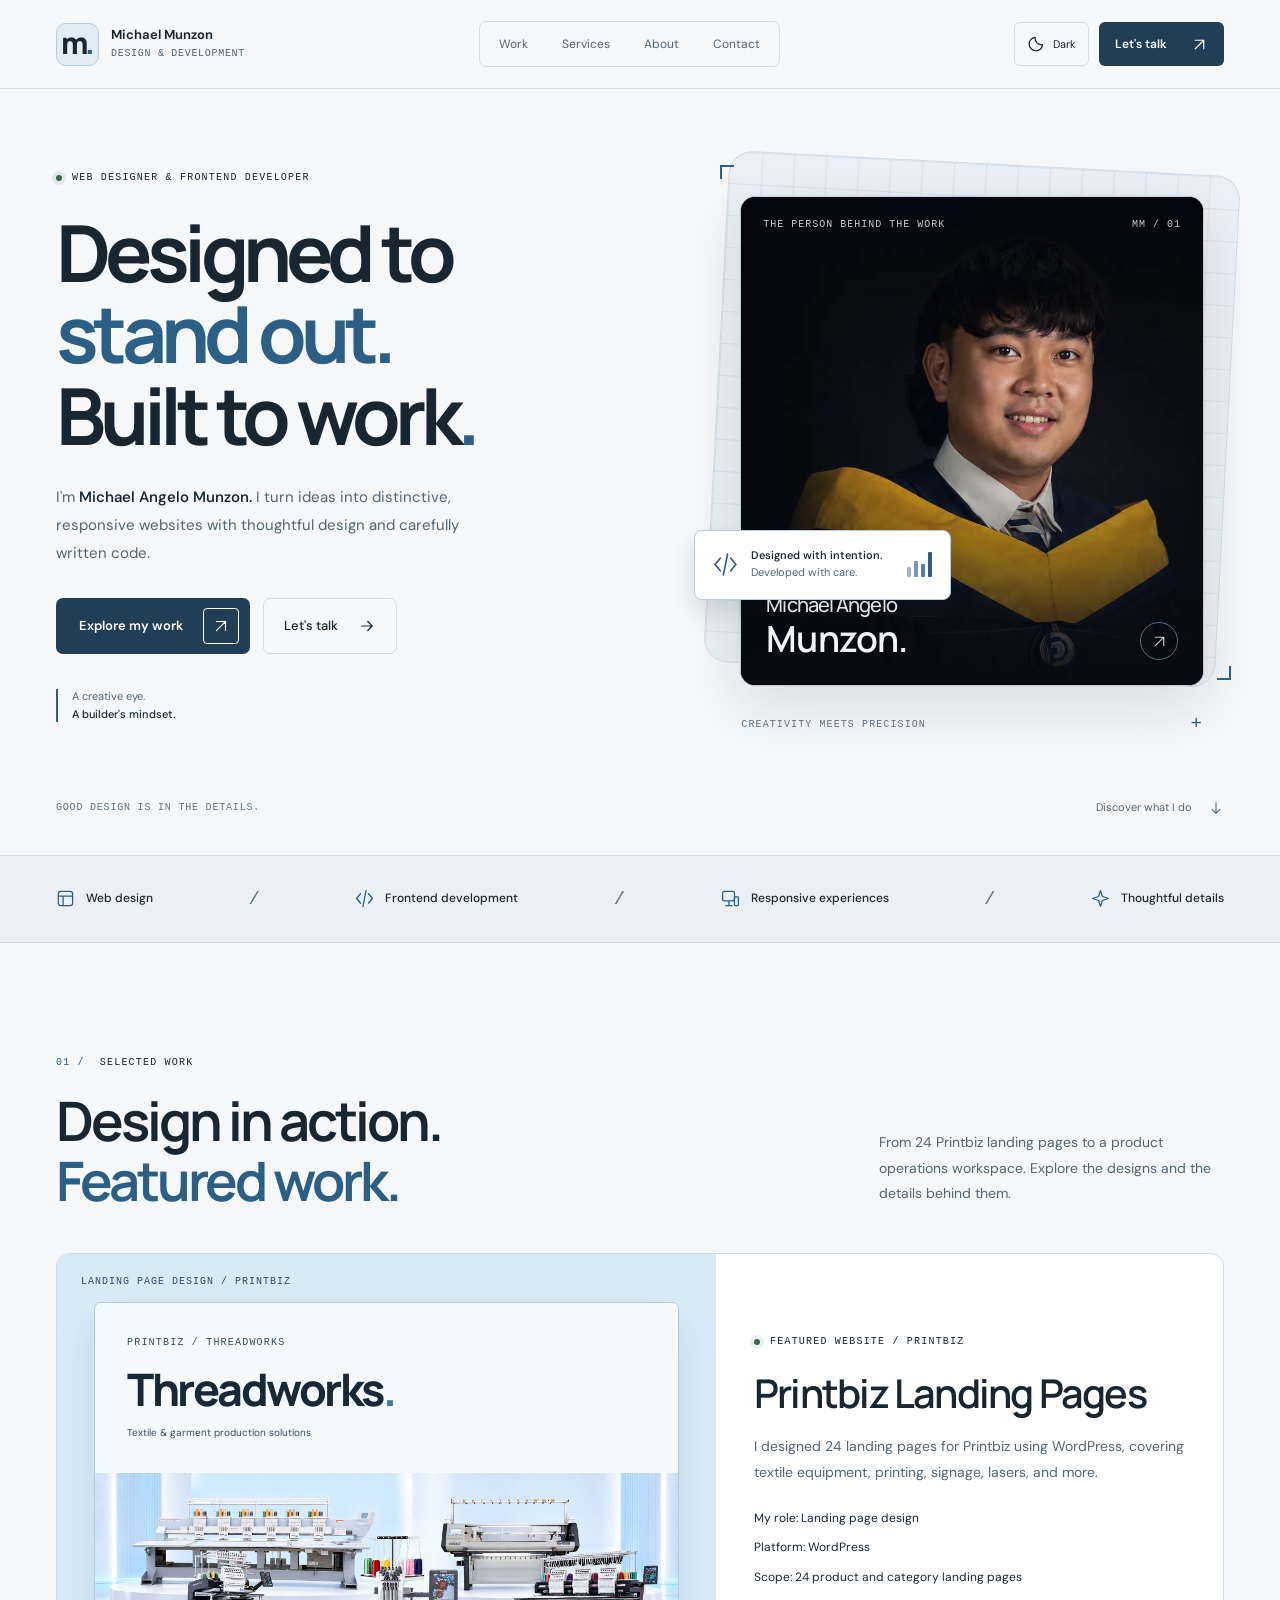
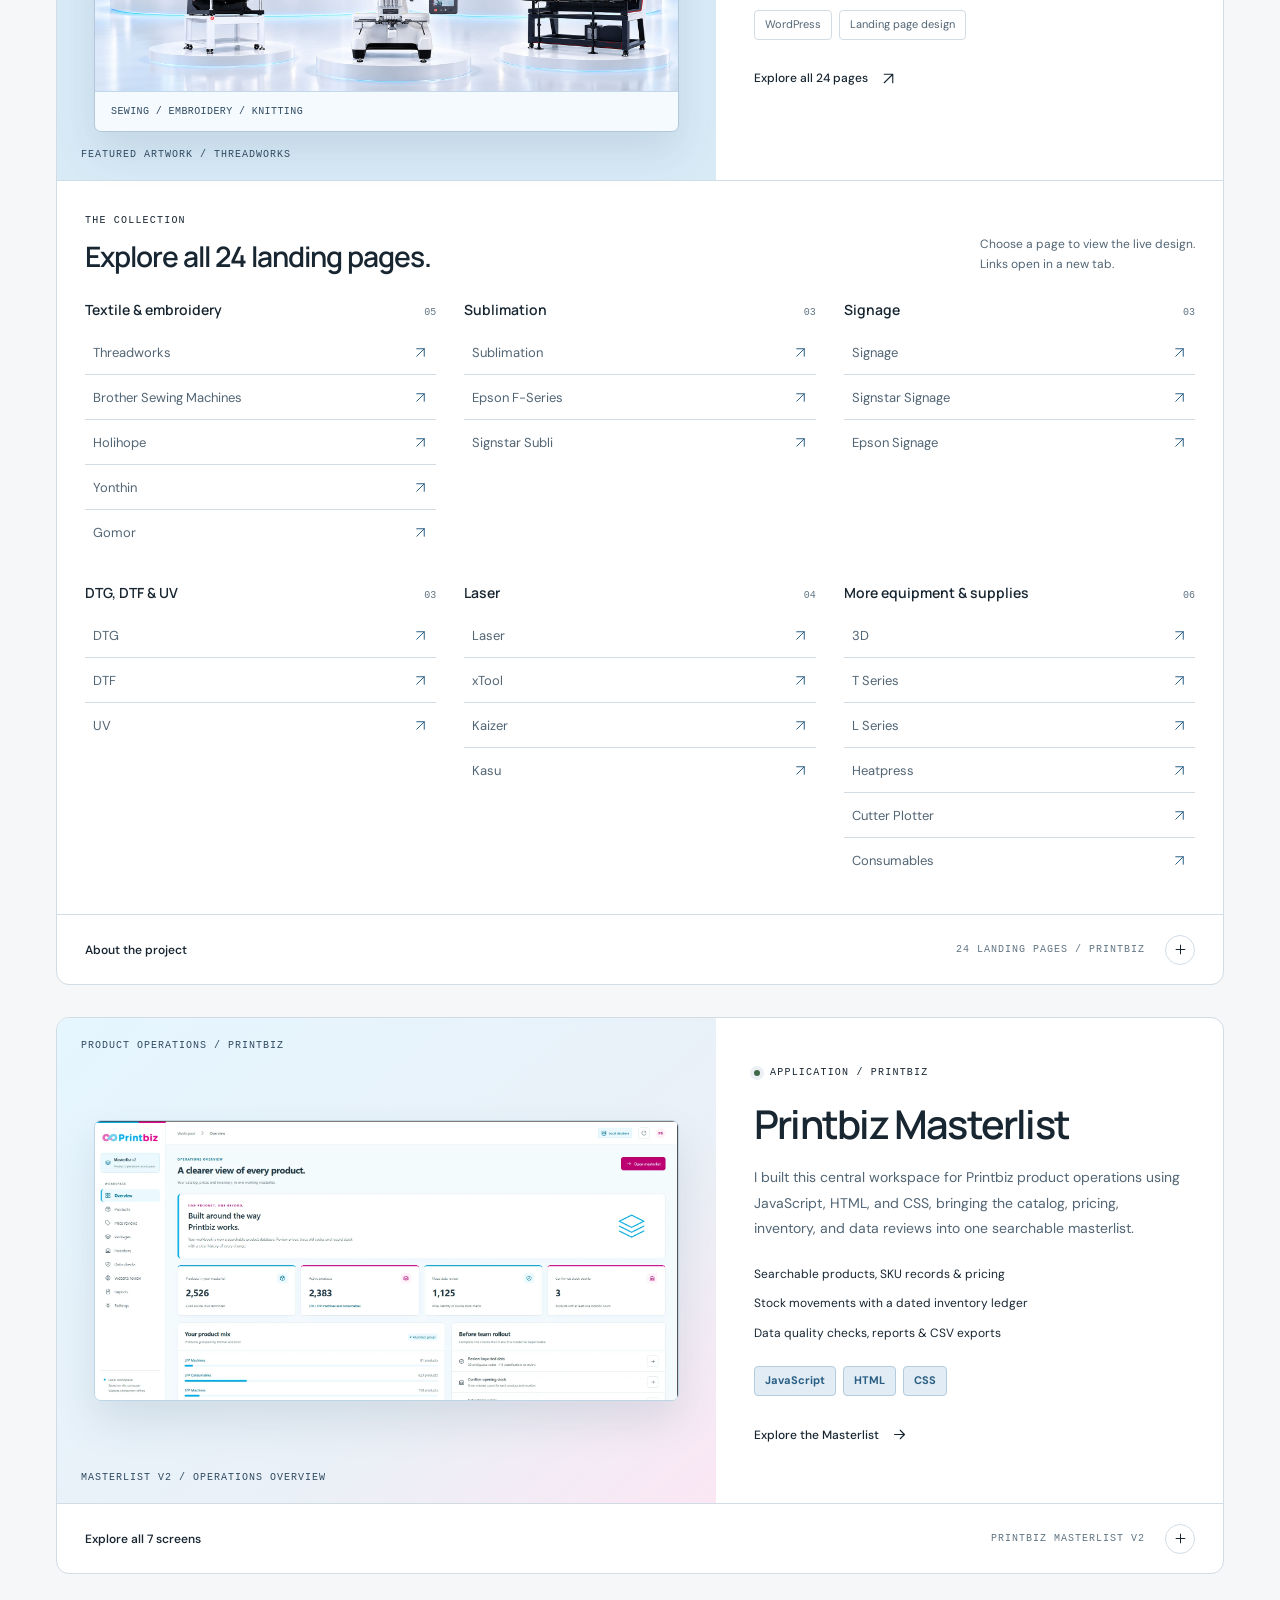
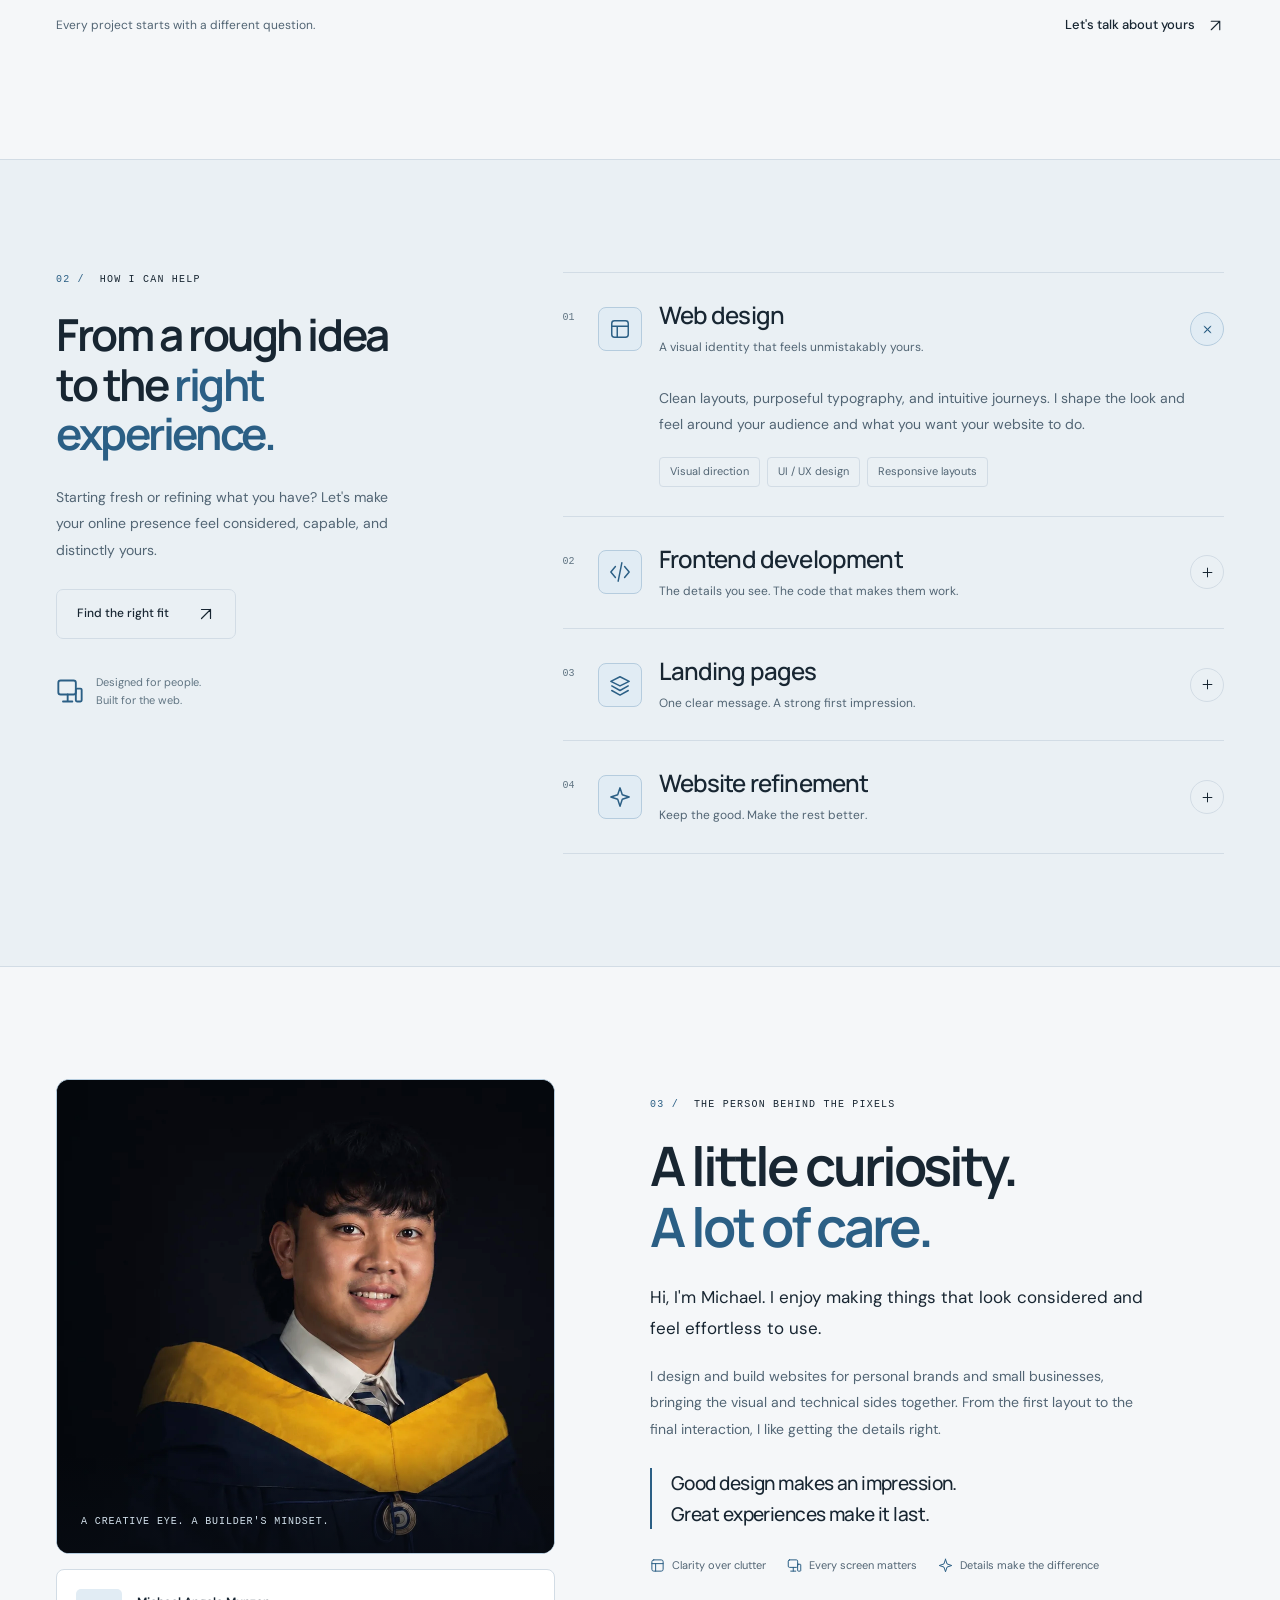
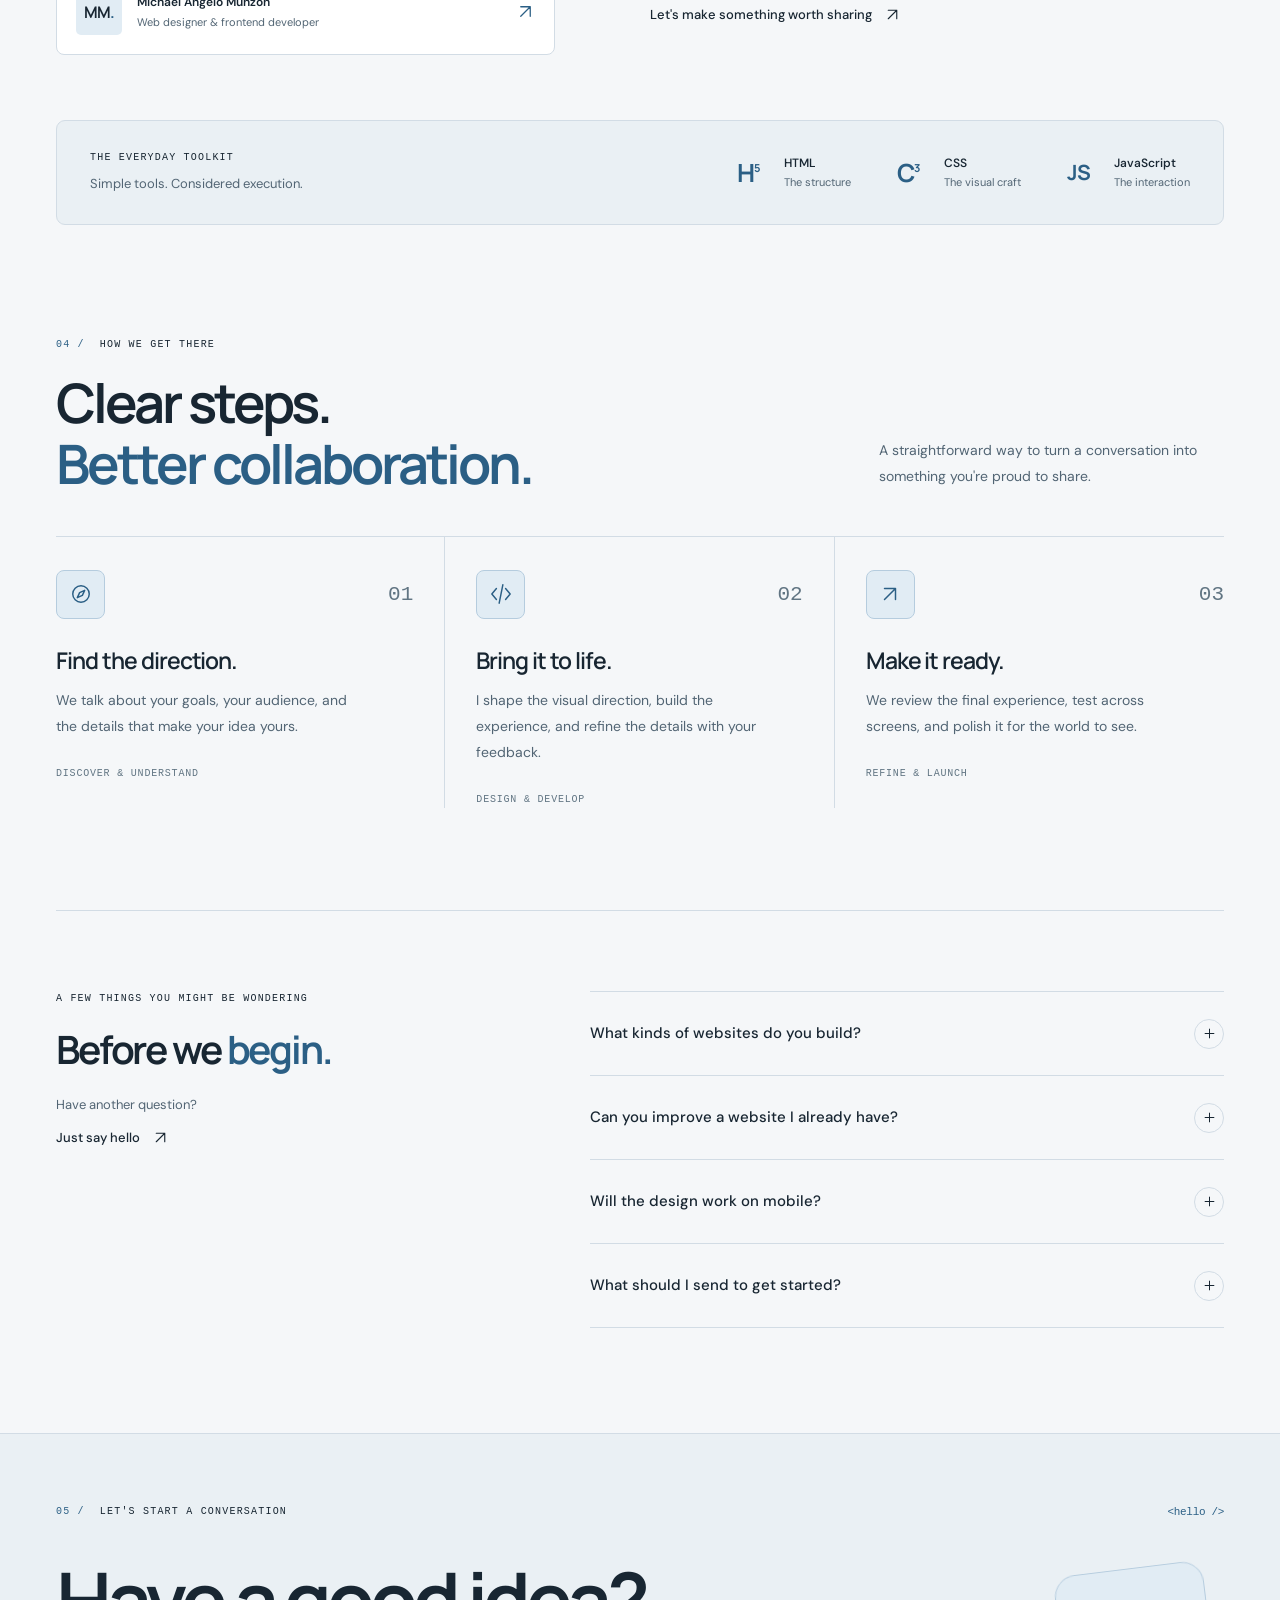
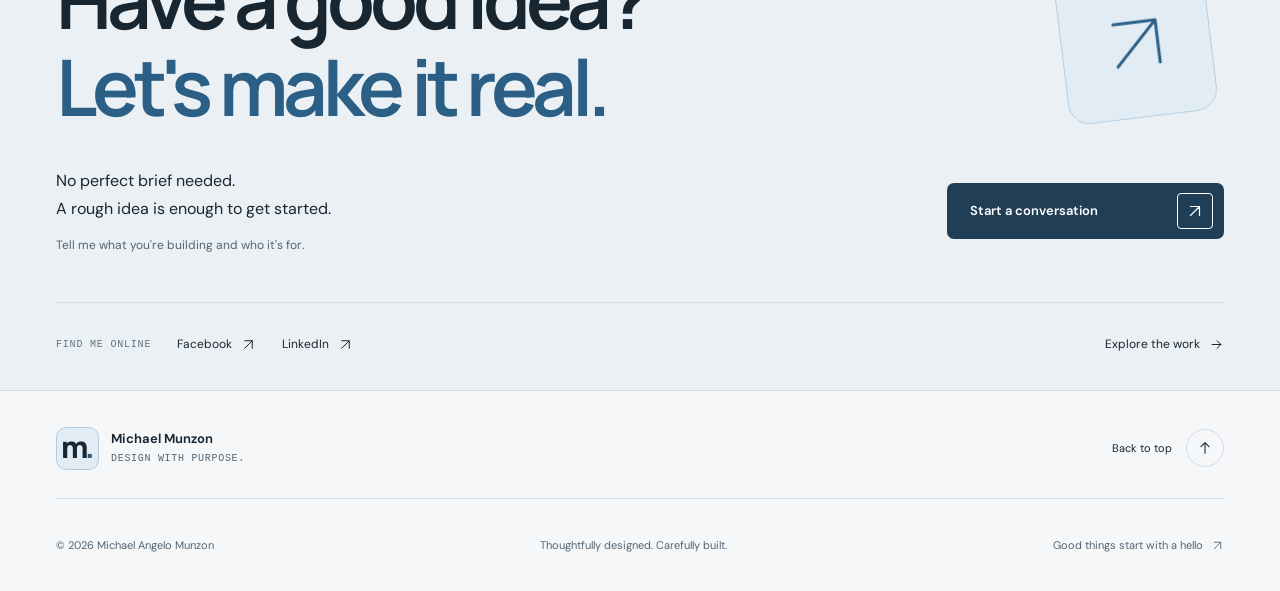
<file: index.html>
<!DOCTYPE html>
<html lang="en">
<head>
  <meta charset="UTF-8">
  <meta name="viewport" content="width=device-width, initial-scale=1">
  <meta name="theme-color" content="#0b0d10">
  <meta name="color-scheme" content="dark light">
  <script src="theme.js"></script>
  <meta name="description" content="Michael Angelo Munzon designs and builds distinctive, responsive websites. Explore selected work, web design and frontend services, and get in touch.">
  <meta property="og:type" content="website">
  <meta property="og:title" content="Michael Angelo Munzon | Design with purpose.">
  <meta property="og:description" content="Thoughtful web design. Carefully built experiences. Explore my work and let's bring your next idea to life.">
  <meta property="og:url" content="https://michael-portfolio-xi.vercel.app/">
  <meta property="og:image" content="https://michael-portfolio-xi.vercel.app/assets/share-card.jpg">
  <meta property="og:image:width" content="1200">
  <meta property="og:image:height" content="630">
  <meta property="og:image:alt" content="Michael Angelo Munzon, web designer and frontend developer">
  <meta name="twitter:card" content="summary_large_image">
  <title>Michael Angelo Munzon | Web Designer &amp; Developer</title>
  <link rel="canonical" href="https://michael-portfolio-xi.vercel.app/">
  <link rel="icon" href="favicon.svg" type="image/svg+xml">
  <link rel="preconnect" href="https://fonts.googleapis.com">
  <link rel="preconnect" href="https://fonts.gstatic.com" crossorigin>
  <link href="https://fonts.googleapis.com/css2?family=DM+Sans:wght@400;450;500;550;600;650;700&amp;family=Manrope:wght@400;500;600;650;700;750;800&amp;display=swap" rel="stylesheet">
  <link rel="stylesheet" href="styles.css">
  <script src="script.js" defer></script>
</head>
<body>
  <a class="skip-link" href="#main">Skip to content</a>
  <header class="site-header" id="header">
    <div class="container header-inner">
      <a class="brand" href="#home" aria-label="Michael Munzon, back to top"><span class="brand-mark" aria-hidden="true">m<span>.</span></span><span class="brand-name">Michael Munzon<span>DESIGN &amp; DEVELOPMENT</span></span></a>
      <nav class="primary-nav" id="primary-nav" aria-label="Main navigation">
        <a href="#projects" data-nav>Work</a><a href="#services" data-nav>Services</a><a href="#about" data-nav>About</a><a href="#contact" data-nav>Contact</a>
      </nav>
      <div class="header-actions">
        <button class="theme-toggle" type="button" aria-label="Switch color theme" title="Switch color theme" hidden><svg class="icon theme-icon-sun" viewBox="0 0 24 24" fill="none" stroke="currentColor" stroke-width="1.6" stroke-linecap="round" stroke-linejoin="round" aria-hidden="true"><circle cx="12" cy="12" r="4"/><path d="M12 2v2m0 16v2M2 12h2m16 0h2M5 5l1.5 1.5m11 11L19 19M5 19l1.5-1.5m11-11L19 5"/></svg><svg class="icon theme-icon-moon" viewBox="0 0 24 24" fill="none" stroke="currentColor" stroke-width="1.6" stroke-linecap="round" stroke-linejoin="round" aria-hidden="true"><path d="M20.8 13.2A9 9 0 0 1 10.8 3.1a9 9 0 1 0 10 10.1Z"/></svg><span class="theme-label">Theme</span></button>
        <a class="header-cta" href="#contact">Let's talk <svg class="icon" viewBox="0 0 24 24" fill="none" stroke="currentColor" stroke-width="1.6" stroke-linecap="round" stroke-linejoin="round" aria-hidden="true"><path d="M6 18 18 6M6 6h12v12"/></svg></a>
        <button class="menu-toggle" type="button" aria-expanded="false" aria-controls="primary-nav" aria-label="Open navigation"><span></span><span></span></button>
      </div>
    </div>
    <div class="reading-progress" aria-hidden="true"><span></span></div>
  </header>

  <main id="main" tabindex="-1">
    <section class="hero container" id="home" aria-labelledby="hero-title">
      <div class="hero-copy">
        <p class="eyebrow"><span class="status-dot"></span> WEB DESIGNER &amp; FRONTEND DEVELOPER</p>
        <h1 id="hero-title">Designed to<br><span class="accent-text">stand out.</span><br>Built to work<span class="accent-text">.</span></h1>
        <p class="hero-description">I'm <strong>Michael Angelo Munzon.</strong> I turn ideas into distinctive, responsive websites with thoughtful design and carefully written code.</p>
        <div class="hero-actions"><a class="button button-primary" href="#projects">Explore my work <span class="button-icon"><svg class="icon" viewBox="0 0 24 24" fill="none" stroke="currentColor" stroke-width="1.6" stroke-linecap="round" stroke-linejoin="round" aria-hidden="true"><path d="M6 18 18 6M6 6h12v12"/></svg></span></a><a class="button button-secondary" href="#contact">Let's talk <svg class="icon" viewBox="0 0 24 24" fill="none" stroke="currentColor" stroke-width="1.6" stroke-linecap="round" stroke-linejoin="round" aria-hidden="true"><path d="M5 12h14m-6-6 6 6-6 6"/></svg></a></div>
        <div class="hero-signoff"><span class="signoff-line" aria-hidden="true"></span><span>A creative eye.<br><strong>A builder's mindset.</strong></span></div>
      </div>
      <div class="hero-visual">
        <div class="portrait-stage">
          <div class="portrait-grid" aria-hidden="true"></div>
          <span class="frame-corner corner-one" aria-hidden="true"></span><span class="frame-corner corner-two" aria-hidden="true"></span>
          <div class="portrait-frame">
            <img class="portrait" src="assets/portrait.webp" width="1672" height="941" fetchpriority="high" decoding="async" alt="Michael Angelo Munzon smiling in his graduation gown">
            <div class="portrait-topline"><span>THE PERSON BEHIND THE WORK</span><span>MM / 01</span></div>
            <div class="portrait-caption"><span>Michael Angelo<br><strong>Munzon.</strong></span><span class="portrait-caption-icon"><svg class="icon" viewBox="0 0 24 24" fill="none" stroke="currentColor" stroke-width="1.6" stroke-linecap="round" stroke-linejoin="round" aria-hidden="true"><path d="M6 18 18 6M6 6h12v12"/></svg></span></div>
          </div>
          <div class="craft-note"><svg class="icon" viewBox="0 0 24 24" fill="none" stroke="currentColor" stroke-width="1.6" stroke-linecap="round" stroke-linejoin="round" aria-hidden="true"><path d="m7 6-5 6 5 6m10-12 5 6-5 6m-3-16-4 20"/></svg><span><strong>Designed with intention.</strong><small>Developed with care.</small></span><span class="craft-bars" aria-hidden="true"><i></i><i></i><i></i><i></i></span></div>
        </div>
        <div class="portrait-footer"><span>CREATIVITY MEETS PRECISION</span><span class="small-cross" aria-hidden="true">+</span></div>
      </div>
      <div class="hero-bottom"><span>GOOD DESIGN IS IN THE DETAILS.</span><a href="#projects">Discover what I do <svg class="icon" viewBox="0 0 24 24" fill="none" stroke="currentColor" stroke-width="1.6" stroke-linecap="round" stroke-linejoin="round" aria-hidden="true"><path d="M12 4v16m-6-6 6 6 6-6"/></svg></a></div>
    </section>

    <div class="expertise-strip" aria-label="Areas of expertise"><div class="container expertise-inner"><span><svg class="icon" viewBox="0 0 24 24" fill="none" stroke="currentColor" stroke-width="1.6" stroke-linecap="round" stroke-linejoin="round" aria-hidden="true"><rect x="3" y="3" width="18" height="18" rx="3"/><path d="M3 9h18M9 9v12"/></svg> Web design</span><span class="strip-divider" aria-hidden="true">/</span><span><svg class="icon" viewBox="0 0 24 24" fill="none" stroke="currentColor" stroke-width="1.6" stroke-linecap="round" stroke-linejoin="round" aria-hidden="true"><path d="m7 6-5 6 5 6m10-12 5 6-5 6m-3-16-4 20"/></svg> Frontend development</span><span class="strip-divider" aria-hidden="true">/</span><span><svg class="icon" viewBox="0 0 24 24" fill="none" stroke="currentColor" stroke-width="1.6" stroke-linecap="round" stroke-linejoin="round" aria-hidden="true"><rect x="2" y="3" width="15" height="12" rx="2"/><path d="M6 21h8M10 15v6"/><rect x="17" y="10" width="5" height="11" rx="1"/></svg> Responsive experiences</span><span class="strip-divider" aria-hidden="true">/</span><span><svg class="icon" viewBox="0 0 24 24" fill="none" stroke="currentColor" stroke-width="1.6" stroke-linecap="round" stroke-linejoin="round" aria-hidden="true"><path d="m12 2 2.5 7.5L22 12l-7.5 2.5L12 22l-2.5-7.5L2 12l7.5-2.5L12 2Z"/></svg> Thoughtful details</span></div></div>

    <section class="section container work-section" id="projects" aria-labelledby="projects-title">
      <div class="section-heading" data-reveal><div><p class="eyebrow"><span class="section-number">01 /</span> SELECTED WORK</p><h2 id="projects-title">Design in action.<br><span class="accent-text">Featured work.</span></h2></div><p class="section-intro">From 24 Printbiz landing pages to a product operations workspace. Explore the designs and the details behind them.</p></div>
      <div class="project-grid">
        <article class="project-card project-featured" aria-labelledby="printbiz-project-title">
          <figure class="project-art art-threadworks">
            <span class="art-label">LANDING PAGE DESIGN / PRINTBIZ</span>
            <div class="threadworks-preview">
              <div class="threadworks-preview-heading"><span>PRINTBIZ / THREADWORKS</span><strong>Threadworks<span>.</span></strong><p>Textile &amp; garment production solutions</p></div>
              <img src="assets/threadworks-hero.jpg" width="2048" height="768" alt="Embroidery and knitting machines featured in the Threadworks landing page artwork" loading="lazy" decoding="async">
              <div class="threadworks-preview-footer"><span>SEWING / EMBROIDERY / KNITTING</span></div>
            </div>
            <figcaption class="preview-note">FEATURED ARTWORK / THREADWORKS</figcaption>
          </figure>
          <div class="featured-copy"><p class="eyebrow"><span class="status-dot"></span> FEATURED WEBSITE / PRINTBIZ</p><h3 id="printbiz-project-title">Printbiz Landing Pages</h3><p>I designed 24 landing pages for Printbiz using WordPress, covering textile equipment, printing, signage, lasers, and more.</p><ul class="feature-list"><li>My role: Landing page design</li><li>Platform: WordPress</li><li>Scope: 24 product and category landing pages</li></ul><ul class="tag-list"><li>WordPress</li><li>Landing page design</li></ul><a class="text-link" href="#printbiz-pages">Explore all 24 pages <svg class="icon" viewBox="0 0 24 24" fill="none" stroke="currentColor" stroke-width="1.6" stroke-linecap="round" stroke-linejoin="round" aria-hidden="true"><path d="M6 18 18 6M6 6h12v12"/></svg></a></div>
          <section class="landing-pages" id="printbiz-pages" aria-labelledby="landing-pages-title" tabindex="-1">
            <div class="landing-pages-heading"><div><p class="eyebrow">THE COLLECTION</p><h4 id="landing-pages-title">Explore all 24 landing pages.</h4></div><p>Choose a page to view the live design.<br>Links open in a new tab.</p></div>
            <div class="landing-pages-grid">
              <div class="landing-page-group"><h5>Textile &amp; embroidery <span>05</span></h5><ul>
                <li><a href="https://printbiz.ph/threadworks/" target="_blank" rel="noopener noreferrer"><span>Threadworks</span><svg class="icon" viewBox="0 0 24 24" fill="none" stroke="currentColor" stroke-width="1.6" stroke-linecap="round" stroke-linejoin="round" aria-hidden="true"><path d="M6 18 18 6M6 6h12v12"/></svg><span class="sr-only">(opens in a new tab)</span></a></li>
                <li><a href="https://printbiz.ph/threadworks/brother-sewing-machines/" target="_blank" rel="noopener noreferrer"><span>Brother Sewing Machines</span><svg class="icon" viewBox="0 0 24 24" fill="none" stroke="currentColor" stroke-width="1.6" stroke-linecap="round" stroke-linejoin="round" aria-hidden="true"><path d="M6 18 18 6M6 6h12v12"/></svg><span class="sr-only">(opens in a new tab)</span></a></li>
                <li><a href="https://printbiz.ph/threadworks/holihope/" target="_blank" rel="noopener noreferrer"><span>Holihope</span><svg class="icon" viewBox="0 0 24 24" fill="none" stroke="currentColor" stroke-width="1.6" stroke-linecap="round" stroke-linejoin="round" aria-hidden="true"><path d="M6 18 18 6M6 6h12v12"/></svg><span class="sr-only">(opens in a new tab)</span></a></li>
                <li><a href="https://printbiz.ph/threadworks/yonthin/" target="_blank" rel="noopener noreferrer"><span>Yonthin</span><svg class="icon" viewBox="0 0 24 24" fill="none" stroke="currentColor" stroke-width="1.6" stroke-linecap="round" stroke-linejoin="round" aria-hidden="true"><path d="M6 18 18 6M6 6h12v12"/></svg><span class="sr-only">(opens in a new tab)</span></a></li>
                <li><a href="https://printbiz.ph/threadworks/gomor/" target="_blank" rel="noopener noreferrer"><span>Gomor</span><svg class="icon" viewBox="0 0 24 24" fill="none" stroke="currentColor" stroke-width="1.6" stroke-linecap="round" stroke-linejoin="round" aria-hidden="true"><path d="M6 18 18 6M6 6h12v12"/></svg><span class="sr-only">(opens in a new tab)</span></a></li>
              </ul></div>
              <div class="landing-page-group"><h5>Sublimation <span>03</span></h5><ul>
                <li><a href="https://printbiz.ph/sublimation/" target="_blank" rel="noopener noreferrer"><span>Sublimation</span><svg class="icon" viewBox="0 0 24 24" fill="none" stroke="currentColor" stroke-width="1.6" stroke-linecap="round" stroke-linejoin="round" aria-hidden="true"><path d="M6 18 18 6M6 6h12v12"/></svg><span class="sr-only">(opens in a new tab)</span></a></li>
                <li><a href="https://printbiz.ph/sublimation/epson-f-series/" target="_blank" rel="noopener noreferrer"><span>Epson F-Series</span><svg class="icon" viewBox="0 0 24 24" fill="none" stroke="currentColor" stroke-width="1.6" stroke-linecap="round" stroke-linejoin="round" aria-hidden="true"><path d="M6 18 18 6M6 6h12v12"/></svg><span class="sr-only">(opens in a new tab)</span></a></li>
                <li><a href="https://printbiz.ph/sublimation/signstar-subli/" target="_blank" rel="noopener noreferrer"><span>Signstar Subli</span><svg class="icon" viewBox="0 0 24 24" fill="none" stroke="currentColor" stroke-width="1.6" stroke-linecap="round" stroke-linejoin="round" aria-hidden="true"><path d="M6 18 18 6M6 6h12v12"/></svg><span class="sr-only">(opens in a new tab)</span></a></li>
              </ul></div>
              <div class="landing-page-group"><h5>Signage <span>03</span></h5><ul>
                <li><a href="https://printbiz.ph/signage/" target="_blank" rel="noopener noreferrer"><span>Signage</span><svg class="icon" viewBox="0 0 24 24" fill="none" stroke="currentColor" stroke-width="1.6" stroke-linecap="round" stroke-linejoin="round" aria-hidden="true"><path d="M6 18 18 6M6 6h12v12"/></svg><span class="sr-only">(opens in a new tab)</span></a></li>
                <li><a href="https://printbiz.ph/signage/signstar-signage/" target="_blank" rel="noopener noreferrer"><span>Signstar Signage</span><svg class="icon" viewBox="0 0 24 24" fill="none" stroke="currentColor" stroke-width="1.6" stroke-linecap="round" stroke-linejoin="round" aria-hidden="true"><path d="M6 18 18 6M6 6h12v12"/></svg><span class="sr-only">(opens in a new tab)</span></a></li>
                <li><a href="https://printbiz.ph/signage/epson-signage/" target="_blank" rel="noopener noreferrer"><span>Epson Signage</span><svg class="icon" viewBox="0 0 24 24" fill="none" stroke="currentColor" stroke-width="1.6" stroke-linecap="round" stroke-linejoin="round" aria-hidden="true"><path d="M6 18 18 6M6 6h12v12"/></svg><span class="sr-only">(opens in a new tab)</span></a></li>
              </ul></div>
              <div class="landing-page-group"><h5>DTG, DTF &amp; UV <span>03</span></h5><ul>
                <li><a href="https://printbiz.ph/dtg/" target="_blank" rel="noopener noreferrer"><span>DTG</span><svg class="icon" viewBox="0 0 24 24" fill="none" stroke="currentColor" stroke-width="1.6" stroke-linecap="round" stroke-linejoin="round" aria-hidden="true"><path d="M6 18 18 6M6 6h12v12"/></svg><span class="sr-only">(opens in a new tab)</span></a></li>
                <li><a href="https://printbiz.ph/dtf/" target="_blank" rel="noopener noreferrer"><span>DTF</span><svg class="icon" viewBox="0 0 24 24" fill="none" stroke="currentColor" stroke-width="1.6" stroke-linecap="round" stroke-linejoin="round" aria-hidden="true"><path d="M6 18 18 6M6 6h12v12"/></svg><span class="sr-only">(opens in a new tab)</span></a></li>
                <li><a href="https://printbiz.ph/uv/" target="_blank" rel="noopener noreferrer"><span>UV</span><svg class="icon" viewBox="0 0 24 24" fill="none" stroke="currentColor" stroke-width="1.6" stroke-linecap="round" stroke-linejoin="round" aria-hidden="true"><path d="M6 18 18 6M6 6h12v12"/></svg><span class="sr-only">(opens in a new tab)</span></a></li>
              </ul></div>
              <div class="landing-page-group"><h5>Laser <span>04</span></h5><ul>
                <li><a href="https://printbiz.ph/laser/" target="_blank" rel="noopener noreferrer"><span>Laser</span><svg class="icon" viewBox="0 0 24 24" fill="none" stroke="currentColor" stroke-width="1.6" stroke-linecap="round" stroke-linejoin="round" aria-hidden="true"><path d="M6 18 18 6M6 6h12v12"/></svg><span class="sr-only">(opens in a new tab)</span></a></li>
                <li><a href="https://printbiz.ph/laser/xtool/" target="_blank" rel="noopener noreferrer"><span>xTool</span><svg class="icon" viewBox="0 0 24 24" fill="none" stroke="currentColor" stroke-width="1.6" stroke-linecap="round" stroke-linejoin="round" aria-hidden="true"><path d="M6 18 18 6M6 6h12v12"/></svg><span class="sr-only">(opens in a new tab)</span></a></li>
                <li><a href="https://printbiz.ph/laser/kaizer/" target="_blank" rel="noopener noreferrer"><span>Kaizer</span><svg class="icon" viewBox="0 0 24 24" fill="none" stroke="currentColor" stroke-width="1.6" stroke-linecap="round" stroke-linejoin="round" aria-hidden="true"><path d="M6 18 18 6M6 6h12v12"/></svg><span class="sr-only">(opens in a new tab)</span></a></li>
                <li><a href="https://printbiz.ph/laser/kasu/" target="_blank" rel="noopener noreferrer"><span>Kasu</span><svg class="icon" viewBox="0 0 24 24" fill="none" stroke="currentColor" stroke-width="1.6" stroke-linecap="round" stroke-linejoin="round" aria-hidden="true"><path d="M6 18 18 6M6 6h12v12"/></svg><span class="sr-only">(opens in a new tab)</span></a></li>
              </ul></div>
              <div class="landing-page-group"><h5>More equipment &amp; supplies <span>06</span></h5><ul>
                <li><a href="https://printbiz.ph/3d/" target="_blank" rel="noopener noreferrer"><span>3D</span><svg class="icon" viewBox="0 0 24 24" fill="none" stroke="currentColor" stroke-width="1.6" stroke-linecap="round" stroke-linejoin="round" aria-hidden="true"><path d="M6 18 18 6M6 6h12v12"/></svg><span class="sr-only">(opens in a new tab)</span></a></li>
                <li><a href="https://printbiz.ph/t-series/" target="_blank" rel="noopener noreferrer"><span>T Series</span><svg class="icon" viewBox="0 0 24 24" fill="none" stroke="currentColor" stroke-width="1.6" stroke-linecap="round" stroke-linejoin="round" aria-hidden="true"><path d="M6 18 18 6M6 6h12v12"/></svg><span class="sr-only">(opens in a new tab)</span></a></li>
                <li><a href="https://printbiz.ph/l-series/" target="_blank" rel="noopener noreferrer"><span>L Series</span><svg class="icon" viewBox="0 0 24 24" fill="none" stroke="currentColor" stroke-width="1.6" stroke-linecap="round" stroke-linejoin="round" aria-hidden="true"><path d="M6 18 18 6M6 6h12v12"/></svg><span class="sr-only">(opens in a new tab)</span></a></li>
                <li><a href="https://printbiz.ph/heatpress/" target="_blank" rel="noopener noreferrer"><span>Heatpress</span><svg class="icon" viewBox="0 0 24 24" fill="none" stroke="currentColor" stroke-width="1.6" stroke-linecap="round" stroke-linejoin="round" aria-hidden="true"><path d="M6 18 18 6M6 6h12v12"/></svg><span class="sr-only">(opens in a new tab)</span></a></li>
                <li><a href="https://printbiz.ph/cutter-plotter/" target="_blank" rel="noopener noreferrer"><span>Cutter Plotter</span><svg class="icon" viewBox="0 0 24 24" fill="none" stroke="currentColor" stroke-width="1.6" stroke-linecap="round" stroke-linejoin="round" aria-hidden="true"><path d="M6 18 18 6M6 6h12v12"/></svg><span class="sr-only">(opens in a new tab)</span></a></li>
                <li><a href="https://printbiz.ph/consumables-page/" target="_blank" rel="noopener noreferrer"><span>Consumables</span><svg class="icon" viewBox="0 0 24 24" fill="none" stroke="currentColor" stroke-width="1.6" stroke-linecap="round" stroke-linejoin="round" aria-hidden="true"><path d="M6 18 18 6M6 6h12v12"/></svg><span class="sr-only">(opens in a new tab)</span></a></li>
              </ul></div>
            </div>
          </section>
          <details class="project-details"><summary><span>About the project</span><span class="detail-summary-note">24 LANDING PAGES / PRINTBIZ</span><span class="expand-icon"><svg class="icon" viewBox="0 0 24 24" fill="none" stroke="currentColor" stroke-width="1.6" stroke-linecap="round" stroke-linejoin="round" aria-hidden="true"><path d="M12 5v14M5 12h14"/></svg></span></summary><div class="case-study"><div><h4>The project</h4><p>A collection of product and category landing pages across the Printbiz website, including Threadworks, Sublimation, Signage, and Laser.</p></div><div><h4>My contribution</h4><p>Landing page design using WordPress within the Printbiz website.</p></div><div><h4>The collection</h4><p>All 24 pages are linked above, grouped by product category. The featured artwork comes from the Threadworks page.</p></div></div></details>
        </article>

        <article class="project-card project-featured" id="printbiz-masterlist" aria-labelledby="masterlist-project-title">
          <figure class="project-art art-masterlist">
            <span class="art-label">PRODUCT OPERATIONS / PRINTBIZ</span>
            <a class="masterlist-preview" href="#masterlist-screens">
              <img src="assets/printbiz-masterlist/overview.webp" width="1908" height="913" alt="Printbiz Masterlist overview with catalog totals, product groups, and rollout checks" loading="lazy" decoding="async">
              <span class="sr-only">View Printbiz Masterlist project and screenshots</span>
            </a>
            <figcaption class="preview-note">MASTERLIST V2 / OPERATIONS OVERVIEW</figcaption>
          </figure>
          <div class="featured-copy">
            <p class="eyebrow"><span class="status-dot"></span> APPLICATION / PRINTBIZ</p>
            <h3 id="masterlist-project-title">Printbiz Masterlist</h3>
            <p>I built this central workspace for Printbiz product operations using JavaScript, HTML, and CSS, bringing the catalog, pricing, inventory, and data reviews into one searchable masterlist.</p>
            <ul class="feature-list"><li>Searchable products, SKU records &amp; pricing</li><li>Stock movements with a dated inventory ledger</li><li>Data quality checks, reports &amp; CSV exports</li></ul>
            <ul class="tag-list masterlist-languages" aria-label="Languages used to build Printbiz Masterlist"><li>JavaScript</li><li>HTML</li><li>CSS</li></ul>
            <a class="text-link" href="#masterlist-screens">Explore the Masterlist <svg class="icon" viewBox="0 0 24 24" fill="none" stroke="currentColor" stroke-width="1.6" stroke-linecap="round" stroke-linejoin="round" aria-hidden="true"><path d="M5 12h14m-6-6 6 6-6 6"/></svg></a>
          </div>
          <details class="project-details" id="masterlist-screens">
            <summary><span>Explore all 7 screens</span><span class="detail-summary-note">PRINTBIZ MASTERLIST V2</span><span class="expand-icon"><svg class="icon" viewBox="0 0 24 24" fill="none" stroke="currentColor" stroke-width="1.6" stroke-linecap="round" stroke-linejoin="round" aria-hidden="true"><path d="M12 5v14M5 12h14"/></svg></span></summary>
            <div class="masterlist-case-study masterlist-project-story">
              <section aria-labelledby="masterlist-problem-title"><h4 id="masterlist-problem-title">Problem</h4><p>Managing a large product catalog means keeping pricing, legacy codes, stock movements, and product classifications consistent. The team needs a clear way to find records, review missing or conflicting data, and prepare operational reports.</p></section>
              <section aria-labelledby="masterlist-solution-title"><h4 id="masterlist-solution-title">Solution</h4><p>I built a central workspace that connects searchable product records, structured product creation, and a dated inventory ledger. Dedicated data checks and export tools support catalog reviews and reporting.</p></section>
            </div>
            <p class="masterlist-gallery-intro">A walkthrough of the workspace, from the product catalog to reporting. Select any screenshot to see its purpose and key features.</p>
            <div class="masterlist-gallery">
              <figure><a href="#masterlist-screens"><img src="assets/printbiz-masterlist/overview.webp" width="1908" height="913" alt="Operations overview showing 2,526 products, product groups, and team rollout checks" loading="lazy" decoding="async"><span class="sr-only">View overview in project preview</span></a><figcaption><strong>01 / Operations overview</strong>A summary of the catalog, product mix, and items to review before team rollout.</figcaption></figure>
              <figure><a href="#masterlist-screens"><img src="assets/printbiz-masterlist/products.webp" width="1904" height="902" alt="Product masterlist with search, category tabs, filters, prices, and stock status" loading="lazy" decoding="async"><span class="sr-only">View product catalog in project preview</span></a><figcaption><strong>02 / Product masterlist</strong>Search and filter products by format, brand, owner, status, and data checks.</figcaption></figure>
              <figure><a href="#masterlist-screens"><img src="assets/printbiz-masterlist/product-record.webp" width="1919" height="901" alt="Product record side panel with details, MOQ, pricing, stock, old SKUs, and source tabs" loading="lazy" decoding="async"><span class="sr-only">View product record in project preview</span></a><figcaption><strong>03 / Product records</strong>Product details, minimum order quantities, pricing, and legacy codes in one record.</figcaption></figure>
              <figure><a href="#masterlist-screens"><img src="assets/printbiz-masterlist/new-product.webp" width="1897" height="910" alt="New product form with brand, format, product kind, pricing, and an automatically generated SKU" loading="lazy" decoding="async"><span class="sr-only">View new product in project preview</span></a><figcaption><strong>04 / Product creation</strong>A structured form for new products, with automatic SKU generation and MOQ levels.</figcaption></figure>
              <figure><a href="#masterlist-screens"><img src="assets/printbiz-masterlist/inventory.webp" width="1902" height="911" alt="Inventory dashboard and movement ledger with dated receipts, sales, returns, and adjustments" loading="lazy" decoding="async"><span class="sr-only">View inventory in project preview</span></a><figcaption><strong>05 / Inventory ledger</strong>Opening counts and stock movements recorded with dates, locations, and references.</figcaption></figure>
              <figure><a href="#masterlist-screens"><img src="assets/printbiz-masterlist/data-checks.webp" width="1904" height="902" alt="Data check cards flagging duplicate old codes, missing prices, costs, and product classifications" loading="lazy" decoding="async"><span class="sr-only">View data checks in project preview</span></a><figcaption><strong>06 / Data checks</strong>Review queues surface conflicting codes, missing prices, and classification issues.</figcaption></figure>
              <figure><a href="#masterlist-screens"><img src="assets/printbiz-masterlist/reports.webp" width="1907" height="926" alt="Reports and exports for sales prices, the internal masterlist, reconciliation, counts, and database backups" loading="lazy" decoding="async"><span class="sr-only">View reports in project preview</span></a><figcaption><strong>07 / Reports &amp; exports</strong>Sales price lists, source reconciliation, count sheets, and database backups.</figcaption></figure>
            </div>
          </details>
        </article>
      </div>
      <div class="section-endnote"><span>Every project starts with a different question.</span><a class="text-link" href="#contact">Let's talk about yours <svg class="icon" viewBox="0 0 24 24" fill="none" stroke="currentColor" stroke-width="1.6" stroke-linecap="round" stroke-linejoin="round" aria-hidden="true"><path d="M6 18 18 6M6 6h12v12"/></svg></a></div>
    </section>

    <section class="services-section" id="services" aria-labelledby="services-title">
      <div class="container section services-layout">
        <div class="services-intro" data-reveal><p class="eyebrow"><span class="section-number">02 /</span> HOW I CAN HELP</p><h2 id="services-title">From a rough idea<br>to the <span class="accent-text">right experience.</span></h2><p>Starting fresh or refining what you have? Let's make your online presence feel considered, capable, and distinctly yours.</p><a class="button button-secondary" href="#contact">Find the right fit <svg class="icon" viewBox="0 0 24 24" fill="none" stroke="currentColor" stroke-width="1.6" stroke-linecap="round" stroke-linejoin="round" aria-hidden="true"><path d="M6 18 18 6M6 6h12v12"/></svg></a><div class="services-smallprint"><svg class="icon" viewBox="0 0 24 24" fill="none" stroke="currentColor" stroke-width="1.6" stroke-linecap="round" stroke-linejoin="round" aria-hidden="true"><rect x="2" y="3" width="15" height="12" rx="2"/><path d="M6 21h8M10 15v6"/><rect x="17" y="10" width="5" height="11" rx="1"/></svg> Designed for people.<br>Built for the web.</div></div>
        <div class="service-list" data-reveal>
          <details class="service-item" open>
            <summary><span class="service-number">01</span><span class="service-symbol"><svg class="icon" viewBox="0 0 24 24" fill="none" stroke="currentColor" stroke-width="1.6" stroke-linecap="round" stroke-linejoin="round" aria-hidden="true"><rect x="3" y="3" width="18" height="18" rx="3"/><path d="M3 9h18M9 9v12"/></svg></span><span class="service-title"><span>Web design</span><small>A visual identity that feels unmistakably yours.</small></span><span class="expand-icon"><svg class="icon" viewBox="0 0 24 24" fill="none" stroke="currentColor" stroke-width="1.6" stroke-linecap="round" stroke-linejoin="round" aria-hidden="true"><path d="M12 5v14M5 12h14"/></svg></span></summary>
            <div class="service-body"><p>Clean layouts, purposeful typography, and intuitive journeys. I shape the look and feel around your audience and what you want your website to do.</p><ul class="tag-list"><li>Visual direction</li><li>UI / UX design</li><li>Responsive layouts</li></ul></div>
          </details>
          <details class="service-item">
            <summary><span class="service-number">02</span><span class="service-symbol"><svg class="icon" viewBox="0 0 24 24" fill="none" stroke="currentColor" stroke-width="1.6" stroke-linecap="round" stroke-linejoin="round" aria-hidden="true"><path d="m7 6-5 6 5 6m10-12 5 6-5 6m-3-16-4 20"/></svg></span><span class="service-title"><span>Frontend development</span><small>The details you see. The code that makes them work.</small></span><span class="expand-icon"><svg class="icon" viewBox="0 0 24 24" fill="none" stroke="currentColor" stroke-width="1.6" stroke-linecap="round" stroke-linejoin="round" aria-hidden="true"><path d="M12 5v14M5 12h14"/></svg></span></summary>
            <div class="service-body"><p>I turn designs into responsive interfaces using HTML, CSS, and JavaScript, with attention to performance, accessible interactions, and the small details that make a page feel complete.</p><ul class="tag-list"><li>HTML, CSS & JavaScript</li><li>Accessible interactions</li><li>Mobile-first builds</li></ul></div>
          </details>
          <details class="service-item">
            <summary><span class="service-number">03</span><span class="service-symbol"><svg class="icon" viewBox="0 0 24 24" fill="none" stroke="currentColor" stroke-width="1.6" stroke-linecap="round" stroke-linejoin="round" aria-hidden="true"><path d="m12 3 10 5-10 5L2 8l10-5Zm-9 10 9 5 9-5M3 18l9 5 9-5"/></svg></span><span class="service-title"><span>Landing pages</span><small>One clear message. A strong first impression.</small></span><span class="expand-icon"><svg class="icon" viewBox="0 0 24 24" fill="none" stroke="currentColor" stroke-width="1.6" stroke-linecap="round" stroke-linejoin="round" aria-hidden="true"><path d="M12 5v14M5 12h14"/></svg></span></summary>
            <div class="service-body"><p>A focused page for your product, personal brand, or business. We put the important information first and make the next step easy to find.</p><ul class="tag-list"><li>Personal portfolios</li><li>Business websites</li><li>Product landing pages</li></ul></div>
          </details>
          <details class="service-item">
            <summary><span class="service-number">04</span><span class="service-symbol"><svg class="icon" viewBox="0 0 24 24" fill="none" stroke="currentColor" stroke-width="1.6" stroke-linecap="round" stroke-linejoin="round" aria-hidden="true"><path d="m12 2 2.5 7.5L22 12l-7.5 2.5L12 22l-2.5-7.5L2 12l7.5-2.5L12 2Z"/></svg></span><span class="service-title"><span>Website refinement</span><small>Keep the good. Make the rest better.</small></span><span class="expand-icon"><svg class="icon" viewBox="0 0 24 24" fill="none" stroke="currentColor" stroke-width="1.6" stroke-linecap="round" stroke-linejoin="round" aria-hidden="true"><path d="M12 5v14M5 12h14"/></svg></span></summary>
            <div class="service-body"><p>A fresh perspective on an existing site: better spacing, clearer navigation, responsive fixes, UI polish, and a more considered experience from start to finish.</p><ul class="tag-list"><li>UI enhancement</li><li>Performance fundamentals</li><li>SEO foundations</li></ul></div>
          </details>
        </div>
      </div>
    </section>

    <section class="section container about-section" id="about" aria-labelledby="about-title">
      <div class="about-visual" data-reveal><div class="about-photo"><img src="assets/portrait.webp" width="1672" height="941" alt="Michael Angelo Munzon smiling, pictured in full color" loading="lazy" decoding="async"><span class="about-photo-label">A CREATIVE EYE. A BUILDER'S MINDSET.</span></div><div class="about-caption"><span class="about-monogram" aria-hidden="true">MM<span>.</span></span><span><strong>Michael Angelo Munzon</strong><small>Web designer &amp; frontend developer</small></span><svg class="icon" viewBox="0 0 24 24" fill="none" stroke="currentColor" stroke-width="1.6" stroke-linecap="round" stroke-linejoin="round" aria-hidden="true"><path d="M6 18 18 6M6 6h12v12"/></svg></div></div>
      <div class="about-copy" data-reveal><p class="eyebrow"><span class="section-number">03 /</span> THE PERSON BEHIND THE PIXELS</p><h2 id="about-title">A little curiosity.<br><span class="accent-text">A lot of care.</span></h2><p class="about-lead">Hi, I'm Michael. I enjoy making things that look considered and feel effortless to use.</p><p>I design and build websites for personal brands and small businesses, bringing the visual and technical sides together. From the first layout to the final interaction, I like getting the details right.</p><blockquote>Good design makes an impression.<br>Great experiences make it last.</blockquote><div class="about-values"><span><svg class="icon" viewBox="0 0 24 24" fill="none" stroke="currentColor" stroke-width="1.6" stroke-linecap="round" stroke-linejoin="round" aria-hidden="true"><rect x="3" y="3" width="18" height="18" rx="3"/><path d="M3 9h18M9 9v12"/></svg> Clarity over clutter</span><span><svg class="icon" viewBox="0 0 24 24" fill="none" stroke="currentColor" stroke-width="1.6" stroke-linecap="round" stroke-linejoin="round" aria-hidden="true"><rect x="2" y="3" width="15" height="12" rx="2"/><path d="M6 21h8M10 15v6"/><rect x="17" y="10" width="5" height="11" rx="1"/></svg> Every screen matters</span><span><svg class="icon" viewBox="0 0 24 24" fill="none" stroke="currentColor" stroke-width="1.6" stroke-linecap="round" stroke-linejoin="round" aria-hidden="true"><path d="m12 2 2.5 7.5L22 12l-7.5 2.5L12 22l-2.5-7.5L2 12l7.5-2.5L12 2Z"/></svg> Details make the difference</span></div><a class="text-link" href="#contact">Let's make something worth sharing <svg class="icon" viewBox="0 0 24 24" fill="none" stroke="currentColor" stroke-width="1.6" stroke-linecap="round" stroke-linejoin="round" aria-hidden="true"><path d="M6 18 18 6M6 6h12v12"/></svg></a></div>
      <div class="toolkit"><div><p class="eyebrow">THE EVERYDAY TOOLKIT</p><p>Simple tools. Considered execution.</p></div><ul class="tool-list"><li><span class="tool-monogram">H<span>5</span></span><div><strong>HTML</strong><small>The structure</small></div></li><li><span class="tool-monogram">C<span>3</span></span><div><strong>CSS</strong><small>The visual craft</small></div></li><li><span class="tool-monogram tool-js">JS</span><div><strong>JavaScript</strong><small>The interaction</small></div></li></ul></div>
    </section>

    <section class="process-section container" id="process" aria-labelledby="process-title">
      <div class="section-heading" data-reveal><div><p class="eyebrow"><span class="section-number">04 /</span> HOW WE GET THERE</p><h2 id="process-title">Clear steps.<br><span class="accent-text">Better collaboration.</span></h2></div><p class="section-intro">A straightforward way to turn a conversation into something you're proud to share.</p></div>
      <ol class="process-list">
        <li data-reveal><div class="process-top"><span class="process-icon"><svg class="icon" viewBox="0 0 24 24" fill="none" stroke="currentColor" stroke-width="1.6" stroke-linecap="round" stroke-linejoin="round" aria-hidden="true"><circle cx="12" cy="12" r="9"/><path d="m16 8-2.5 5.5L8 16l2.5-5.5L16 8Z"/></svg></span><span class="process-number">01</span></div><h3>Find the direction.</h3><p>We talk about your goals, your audience, and the details that make your idea yours.</p><span class="process-label">DISCOVER &amp; UNDERSTAND</span></li>
        <li data-reveal><div class="process-top"><span class="process-icon"><svg class="icon" viewBox="0 0 24 24" fill="none" stroke="currentColor" stroke-width="1.6" stroke-linecap="round" stroke-linejoin="round" aria-hidden="true"><path d="m7 6-5 6 5 6m10-12 5 6-5 6m-3-16-4 20"/></svg></span><span class="process-number">02</span></div><h3>Bring it to life.</h3><p>I shape the visual direction, build the experience, and refine the details with your feedback.</p><span class="process-label">DESIGN &amp; DEVELOP</span></li>
        <li data-reveal><div class="process-top"><span class="process-icon"><svg class="icon" viewBox="0 0 24 24" fill="none" stroke="currentColor" stroke-width="1.6" stroke-linecap="round" stroke-linejoin="round" aria-hidden="true"><path d="M6 18 18 6M6 6h12v12"/></svg></span><span class="process-number">03</span></div><h3>Make it ready.</h3><p>We review the final experience, test across screens, and polish it for the world to see.</p><span class="process-label">REFINE &amp; LAUNCH</span></li>
      </ol>
    </section>

    <section class="faq-section container" aria-labelledby="faq-title"><div class="faq-heading" data-reveal><p class="eyebrow">A FEW THINGS YOU MIGHT BE WONDERING</p><h2 id="faq-title">Before we <span class="accent-text">begin.</span></h2><p>Have another question?<br><a class="text-link" href="#contact">Just say hello <svg class="icon" viewBox="0 0 24 24" fill="none" stroke="currentColor" stroke-width="1.6" stroke-linecap="round" stroke-linejoin="round" aria-hidden="true"><path d="M6 18 18 6M6 6h12v12"/></svg></a></p></div><div class="faq-list">
        <details class="faq-item"><summary>What kinds of websites do you build?<span class="expand-icon"><svg class="icon" viewBox="0 0 24 24" fill="none" stroke="currentColor" stroke-width="1.6" stroke-linecap="round" stroke-linejoin="round" aria-hidden="true"><path d="M12 5v14M5 12h14"/></svg></span></summary><p>I focus on personal portfolios, landing pages, and small business websites, combining web design with frontend development. You can explore the services above to see where I can help.</p></details>
        <details class="faq-item"><summary>Can you improve a website I already have?<span class="expand-icon"><svg class="icon" viewBox="0 0 24 24" fill="none" stroke="currentColor" stroke-width="1.6" stroke-linecap="round" stroke-linejoin="round" aria-hidden="true"><path d="M12 5v14M5 12h14"/></svg></span></summary><p>Yes. We can work on the layout, visual design, mobile experience, or specific frontend details. Share your current website and what you would like to improve.</p></details>
        <details class="faq-item"><summary>Will the design work on mobile?<span class="expand-icon"><svg class="icon" viewBox="0 0 24 24" fill="none" stroke="currentColor" stroke-width="1.6" stroke-linecap="round" stroke-linejoin="round" aria-hidden="true"><path d="M12 5v14M5 12h14"/></svg></span></summary><p>Responsive design is part of my approach from the start. I consider different screen sizes, readable type, touch-friendly controls, and keyboard navigation as I build.</p></details>
        <details class="faq-item"><summary>What should I send to get started?<span class="expand-icon"><svg class="icon" viewBox="0 0 24 24" fill="none" stroke="currentColor" stroke-width="1.6" stroke-linecap="round" stroke-linejoin="round" aria-hidden="true"><path d="M12 5v14M5 12h14"/></svg></span></summary><p>Tell me what you are building, who it is for, and the main thing you want your website to achieve. A few reference websites are helpful, but a rough idea is a good starting point.</p></details>
      </div></section>

    <section class="contact-section" id="contact" aria-labelledby="contact-title"><div class="container contact-inner">
      <div class="contact-topline"><p class="eyebrow"><span class="section-number">05 /</span> LET'S START A CONVERSATION</p><span class="contact-code" aria-hidden="true">&lt;hello /&gt;</span></div>
      <div class="contact-heading" data-reveal><h2 id="contact-title">Have a good idea?<br><span class="accent-text">Let's make it real.</span></h2><div class="contact-graphic" aria-hidden="true"><svg class="icon" viewBox="0 0 24 24" fill="none" stroke="currentColor" stroke-width="1.6" stroke-linecap="round" stroke-linejoin="round" aria-hidden="true"><path d="M6 18 18 6M6 6h12v12"/></svg></div></div>
      <div class="contact-bottom"><div><p>No perfect brief needed.<br>A rough idea is enough to get started.</p><span>Tell me what you're building and who it's for.</span></div><a class="button button-primary contact-button" href="https://www.linkedin.com/in/michael-angelo-munzon-/" target="_blank" rel="noopener noreferrer">Start a conversation <span class="button-icon"><svg class="icon" viewBox="0 0 24 24" fill="none" stroke="currentColor" stroke-width="1.6" stroke-linecap="round" stroke-linejoin="round" aria-hidden="true"><path d="M6 18 18 6M6 6h12v12"/></svg></span><span class="sr-only">on LinkedIn (opens in a new tab)</span></a></div>
      <div class="contact-links"><span>FIND ME ONLINE</span><a href="https://www.facebook.com/michael.munzon.24" target="_blank" rel="noopener noreferrer">Facebook <svg class="icon" viewBox="0 0 24 24" fill="none" stroke="currentColor" stroke-width="1.6" stroke-linecap="round" stroke-linejoin="round" aria-hidden="true"><path d="M6 18 18 6M6 6h12v12"/></svg><span class="sr-only">(opens in a new tab)</span></a><a href="https://www.linkedin.com/in/michael-angelo-munzon-/" target="_blank" rel="noopener noreferrer">LinkedIn <svg class="icon" viewBox="0 0 24 24" fill="none" stroke="currentColor" stroke-width="1.6" stroke-linecap="round" stroke-linejoin="round" aria-hidden="true"><path d="M6 18 18 6M6 6h12v12"/></svg><span class="sr-only">(opens in a new tab)</span></a><a href="#projects">Explore the work <svg class="icon" viewBox="0 0 24 24" fill="none" stroke="currentColor" stroke-width="1.6" stroke-linecap="round" stroke-linejoin="round" aria-hidden="true"><path d="M5 12h14m-6-6 6 6-6 6"/></svg></a></div>
    </div></section>
  </main>
  <footer class="site-footer container"><div class="footer-top"><a class="brand footer-brand" href="#home"><span class="brand-mark" aria-hidden="true">m<span>.</span></span><span class="brand-name">Michael Munzon<span>DESIGN WITH PURPOSE.</span></span></a><a class="back-top" href="#home">Back to top <span><svg class="icon" viewBox="0 0 24 24" fill="none" stroke="currentColor" stroke-width="1.6" stroke-linecap="round" stroke-linejoin="round" aria-hidden="true"><path d="M12 20V4m-6 6 6-6 6 6"/></svg></span></a></div><div class="footer-bottom"><p>&copy; <span id="year">2026</span> Michael Angelo Munzon</p><span>Thoughtfully designed. Carefully built.</span><a href="#contact">Good things start with a hello <svg class="icon" viewBox="0 0 24 24" fill="none" stroke="currentColor" stroke-width="1.6" stroke-linecap="round" stroke-linejoin="round" aria-hidden="true"><path d="M6 18 18 6M6 6h12v12"/></svg></a></div></footer>
  <dialog class="masterlist-dialog" id="masterlist-project-dialog" aria-labelledby="masterlist-dialog-title">
    <div class="masterlist-dialog-toolbar">
      <button class="masterlist-dialog-close" type="button" aria-label="Close project preview" autofocus>&times;</button>
    </div>
    <div class="masterlist-dialog-preview">
      <div class="masterlist-image-stage">
        <img id="masterlist-dialog-image" width="1908" height="913" alt="Printbiz Masterlist operations overview" decoding="async">
      </div>
    </div>
    <div class="masterlist-dialog-details">
      <h2 id="masterlist-dialog-title">Printbiz Masterlist</h2>
      <p class="masterlist-dialog-meta">Frontend Development <span aria-hidden="true">&middot;</span> Product Operations <span aria-hidden="true">&middot;</span> Web Application</p>
      <h3 class="masterlist-screen-title" id="masterlist-screen-title">Operations overview</h3>
      <h3 class="masterlist-tech-heading">Technologies</h3>
      <ul class="masterlist-dialog-tags" aria-label="Technologies used"><li>JavaScript</li><li>HTML</li><li>CSS</li></ul>
      <div class="masterlist-case-study">
        <section aria-labelledby="masterlist-purpose-title"><h4 id="masterlist-purpose-title">Purpose</h4><p id="masterlist-screen-purpose"></p></section>
        <section aria-labelledby="masterlist-features-title"><h4 id="masterlist-features-title">Key Features</h4><ul class="masterlist-screen-features" id="masterlist-screen-features"></ul></section>
      </div>
    </div>
  </dialog>
</body>
</html>
</file>
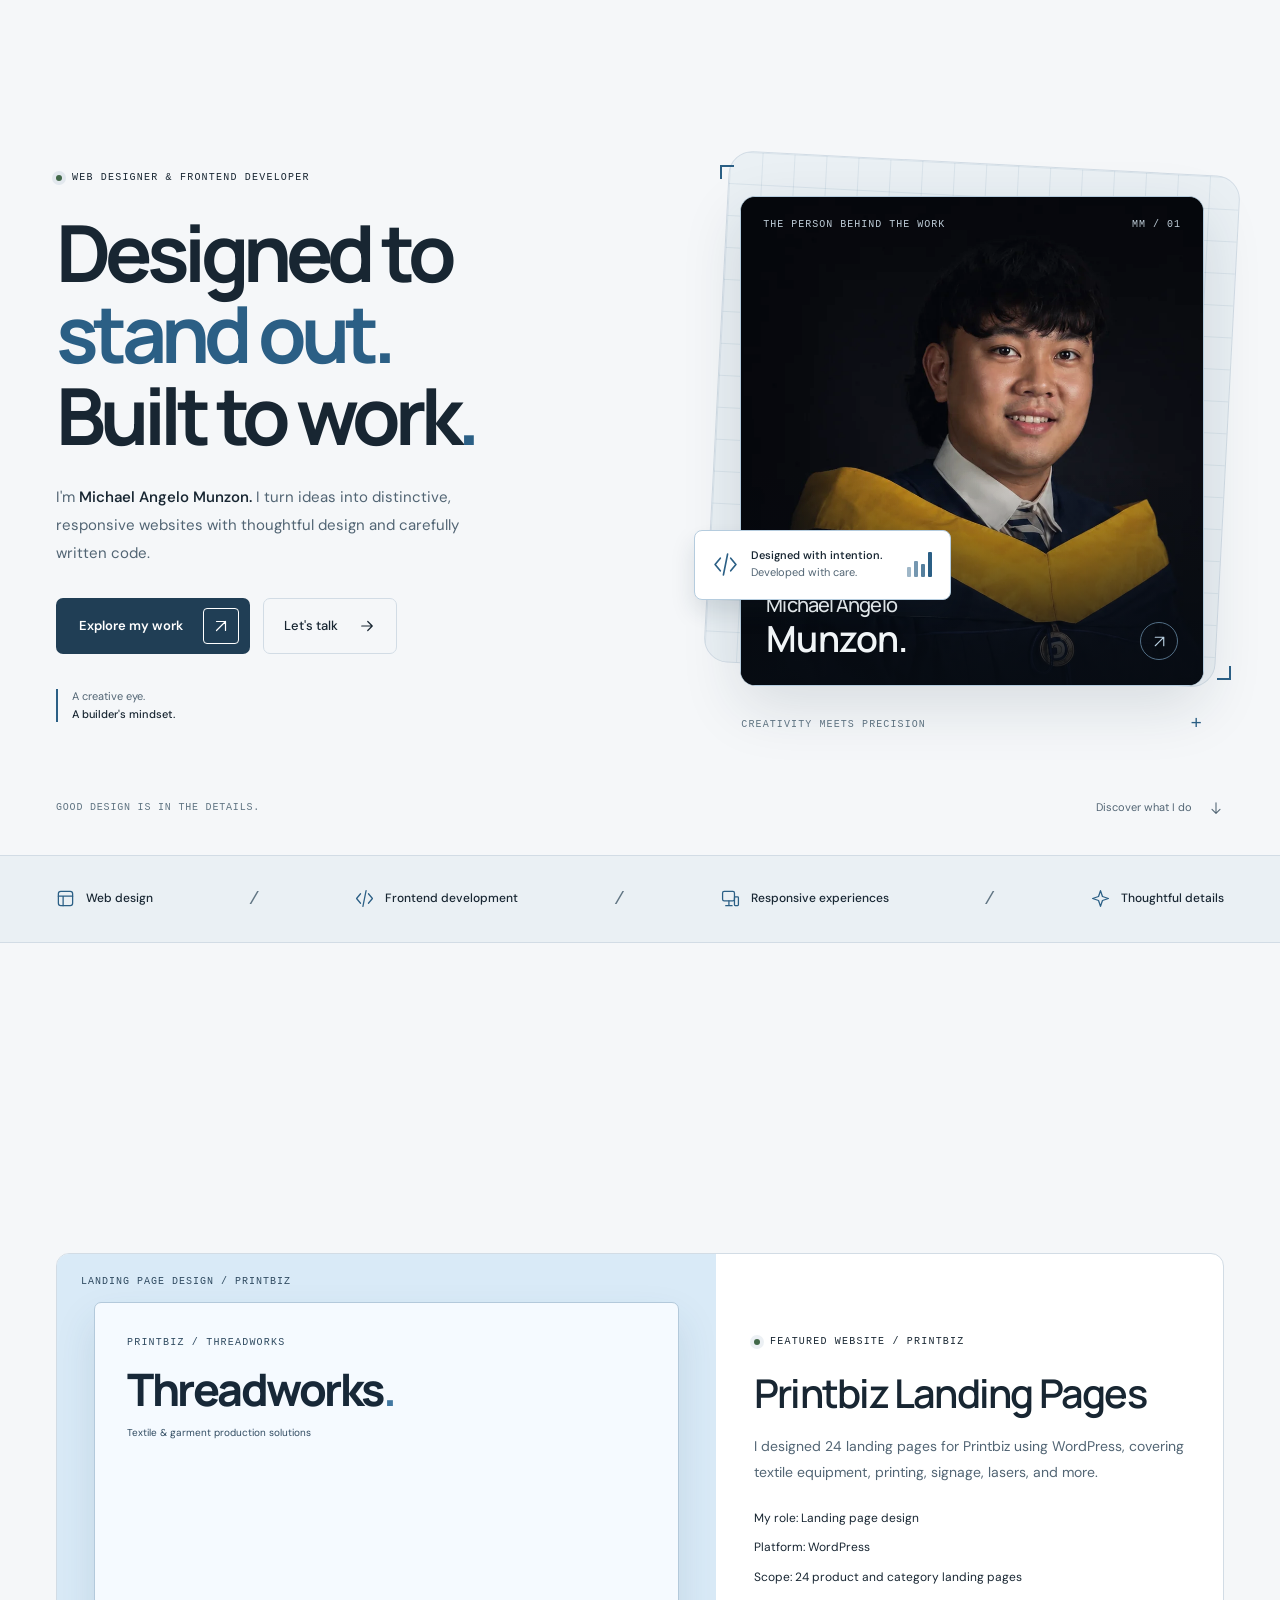
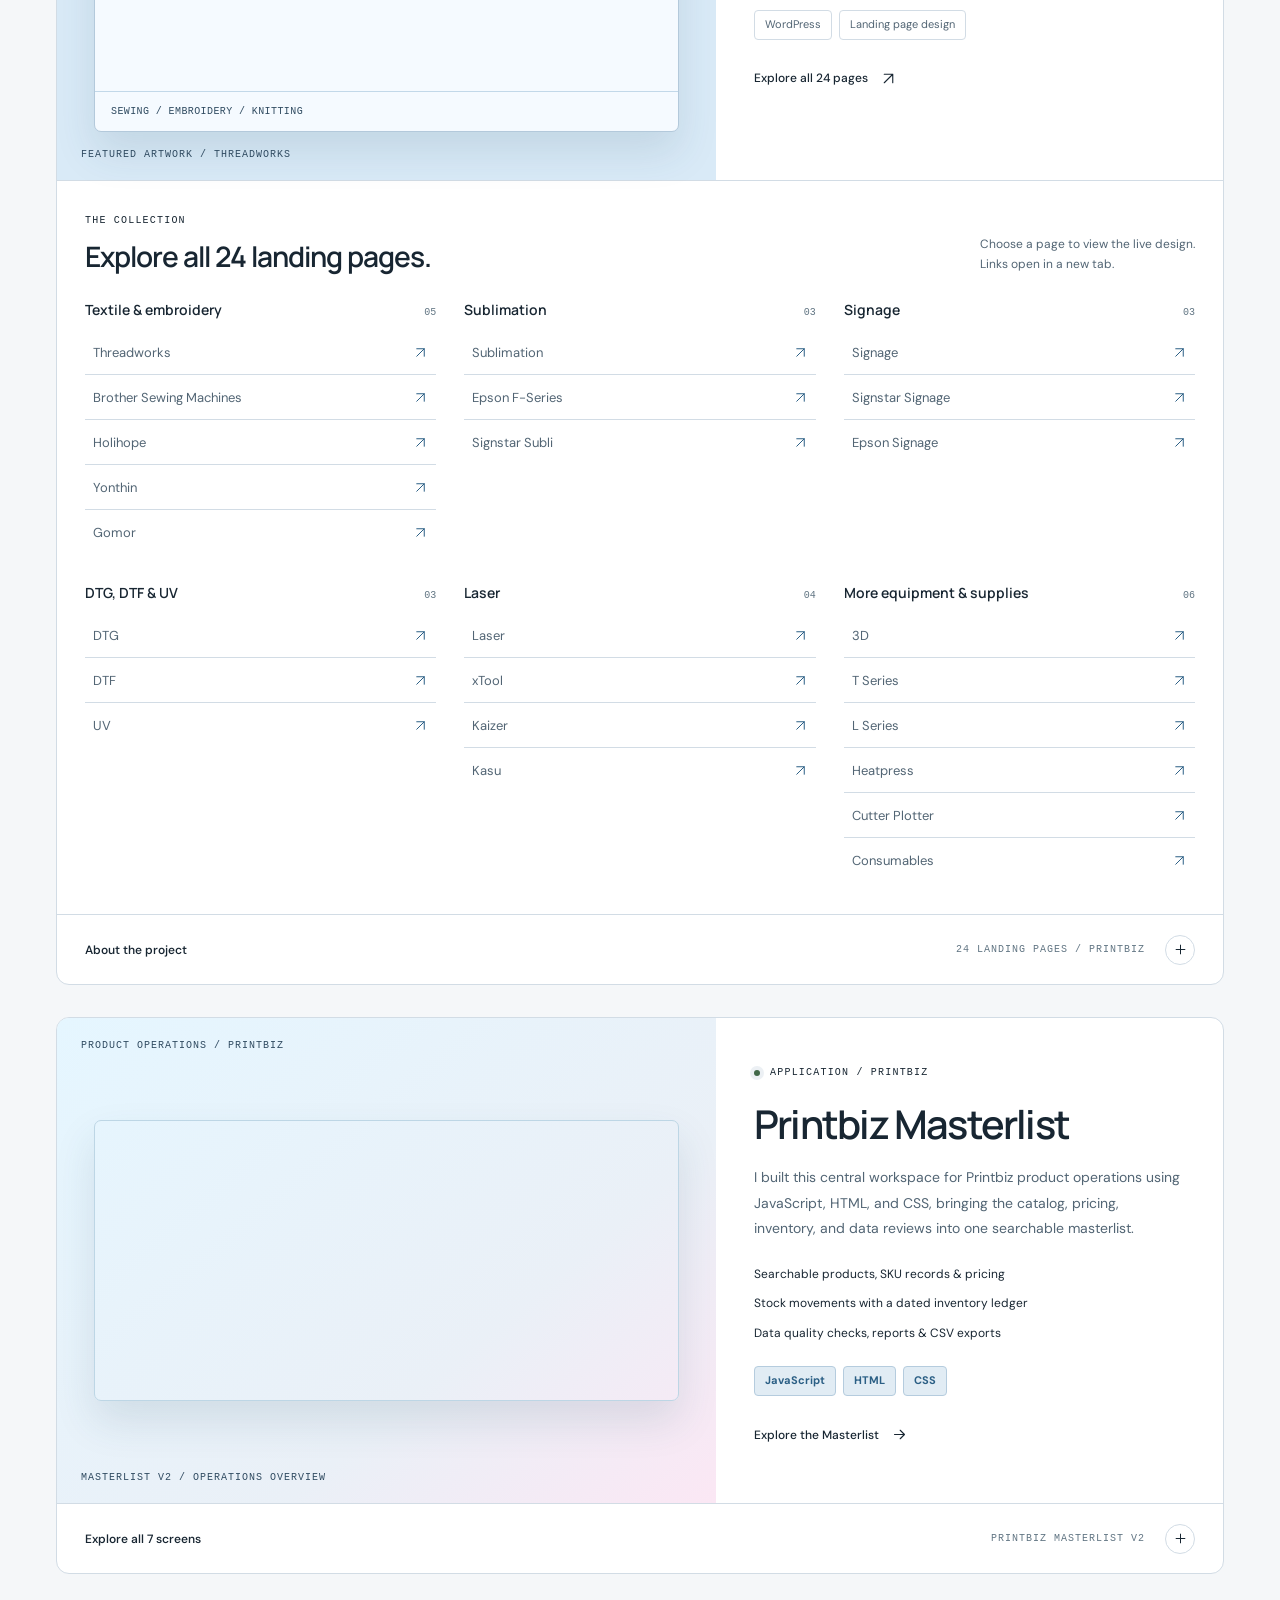
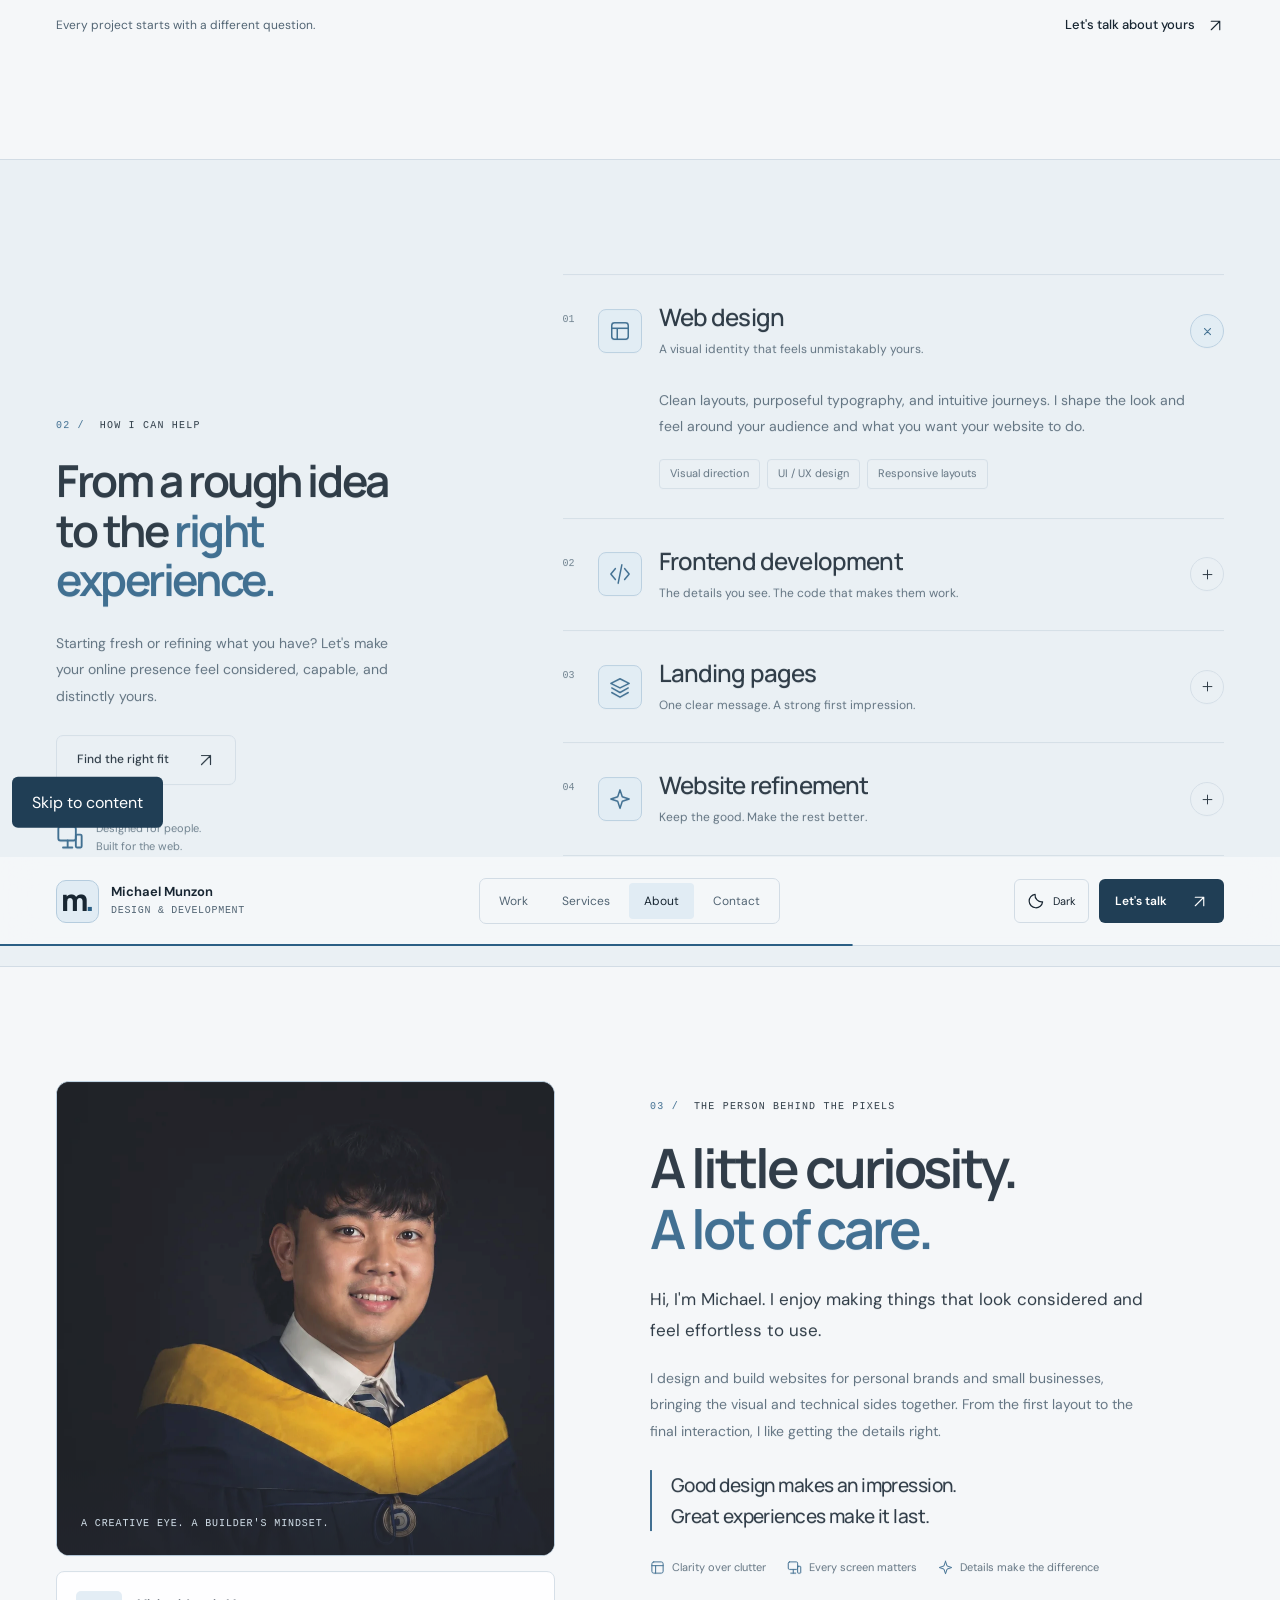
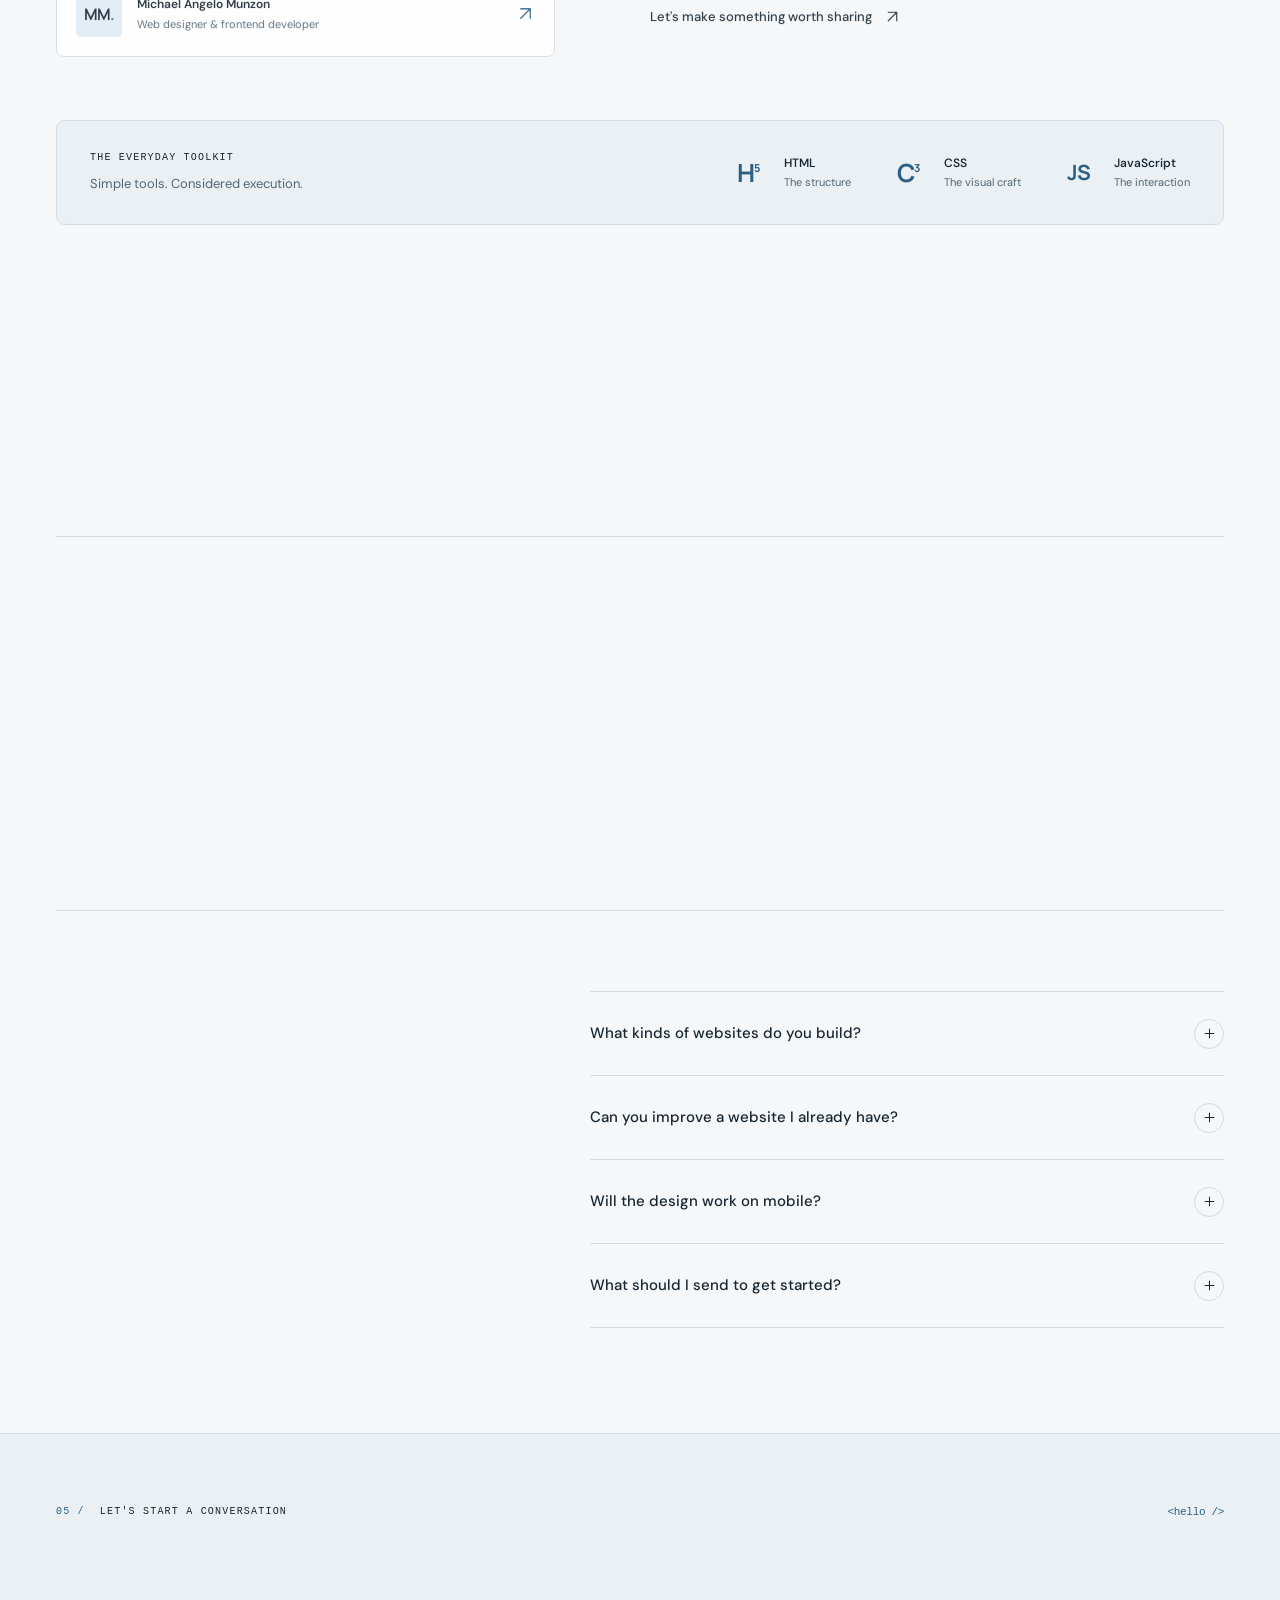
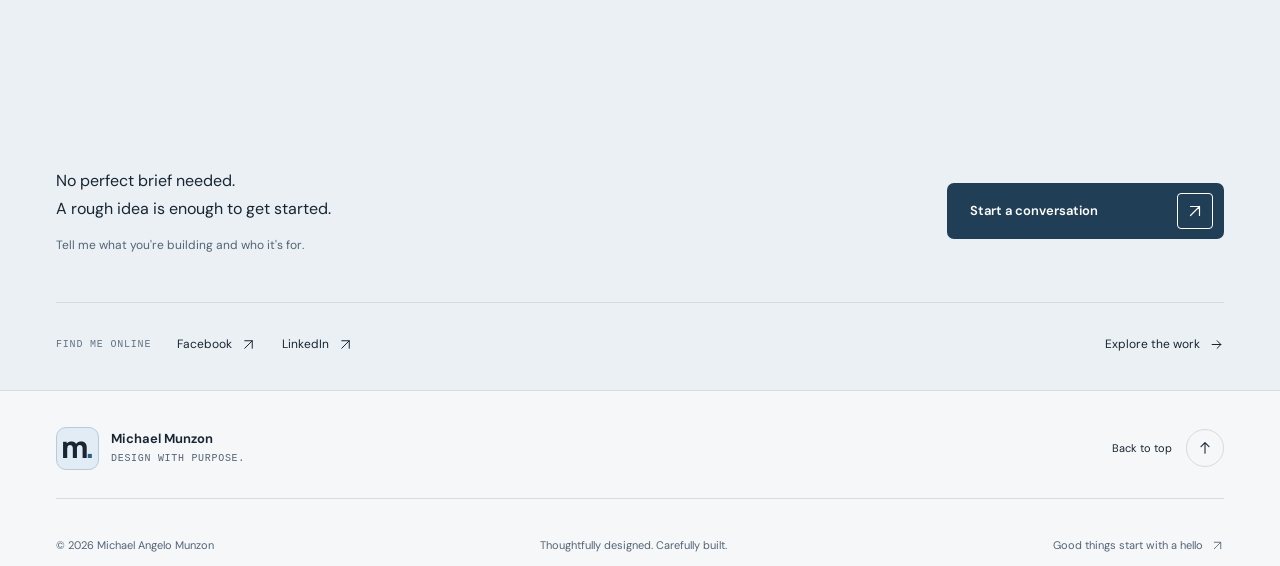
<file: about.html>
<!DOCTYPE html>
<html lang="en">
<head>
  <meta charset="UTF-8">
  <meta name="viewport" content="width=device-width, initial-scale=1">
  <meta http-equiv="refresh" content="0; url=index.html#about">
  <meta name="robots" content="noindex">
  <title>About — Michael Angelo Munzon</title>
  <link rel="icon" href="favicon.svg" type="image/svg+xml">
  <link rel="stylesheet" href="styles.css">
</head>
<body>
  <main class="container section">
    <h1>It's all in one place.</h1>
    <p>Continue to <a class="text-link" href="index.html#about">about on Michael's portfolio →</a>.</p>
  </main>
</body>
</html>
</file>
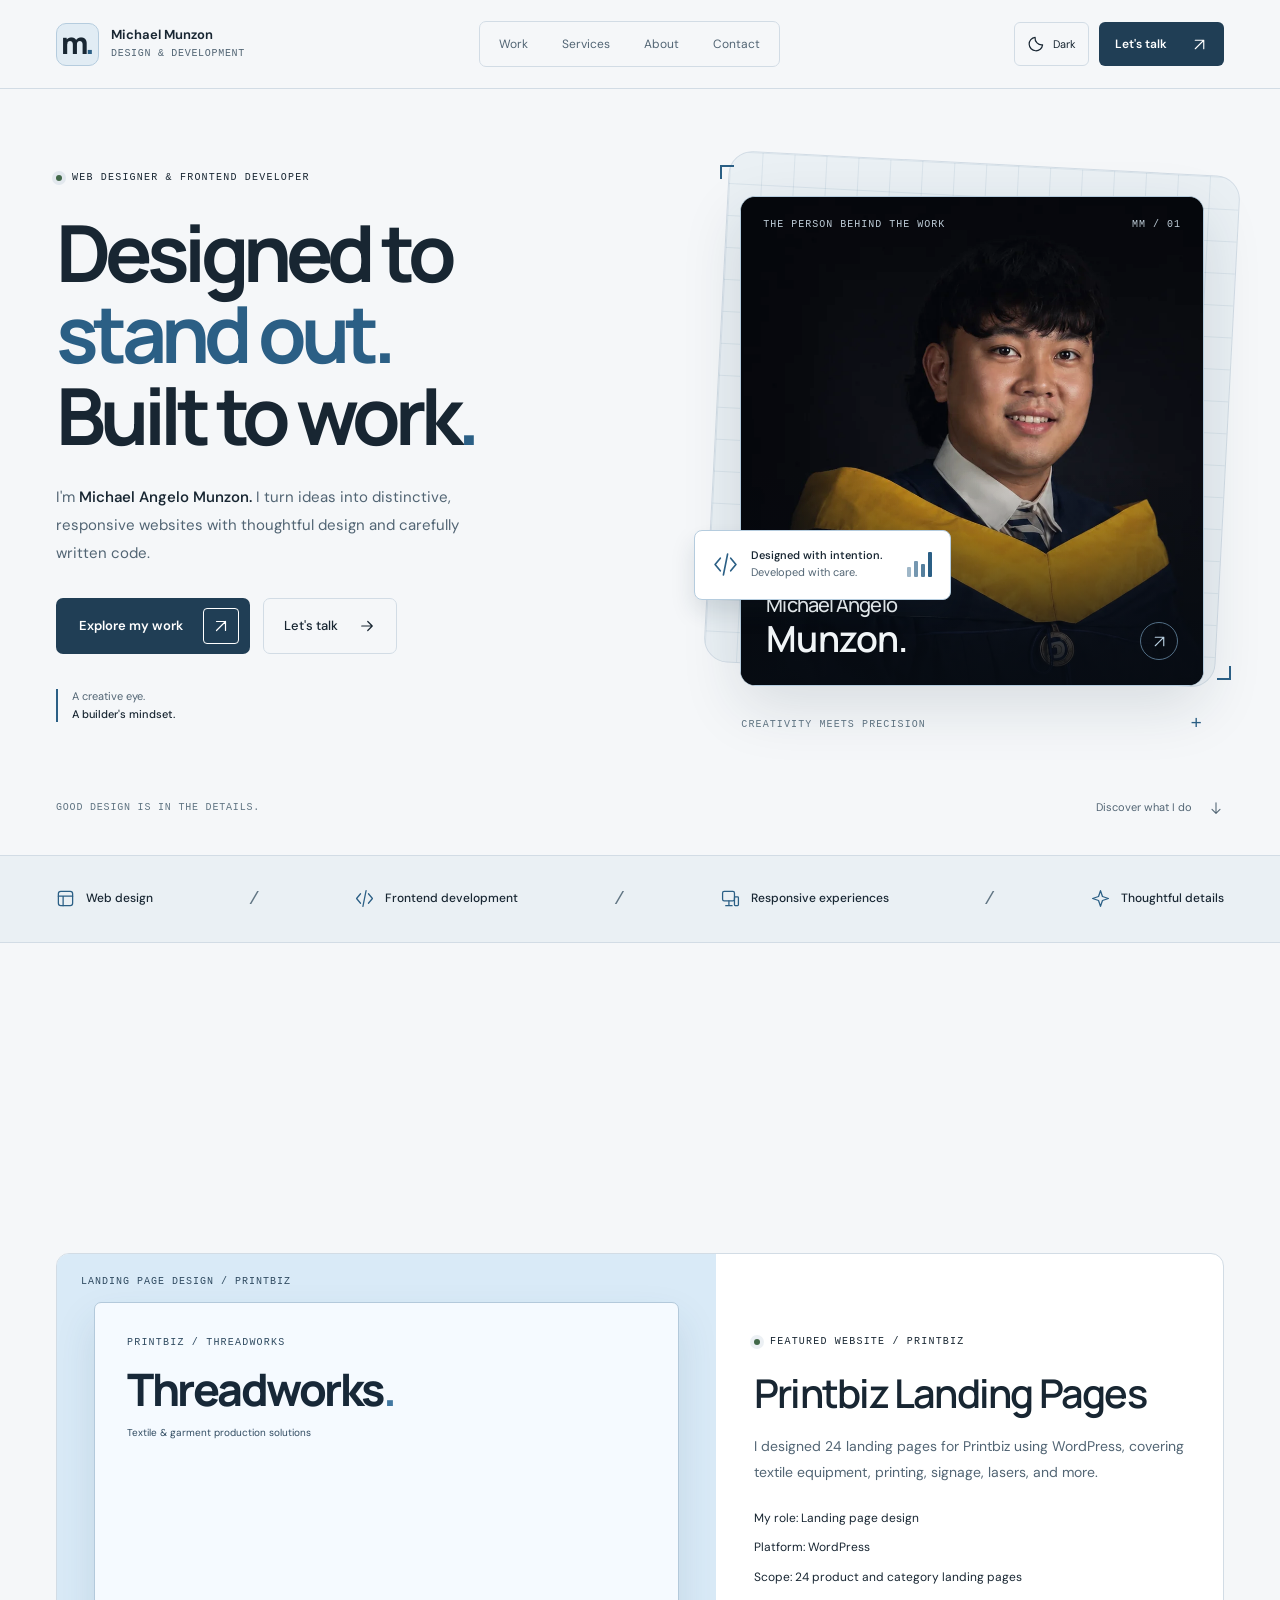
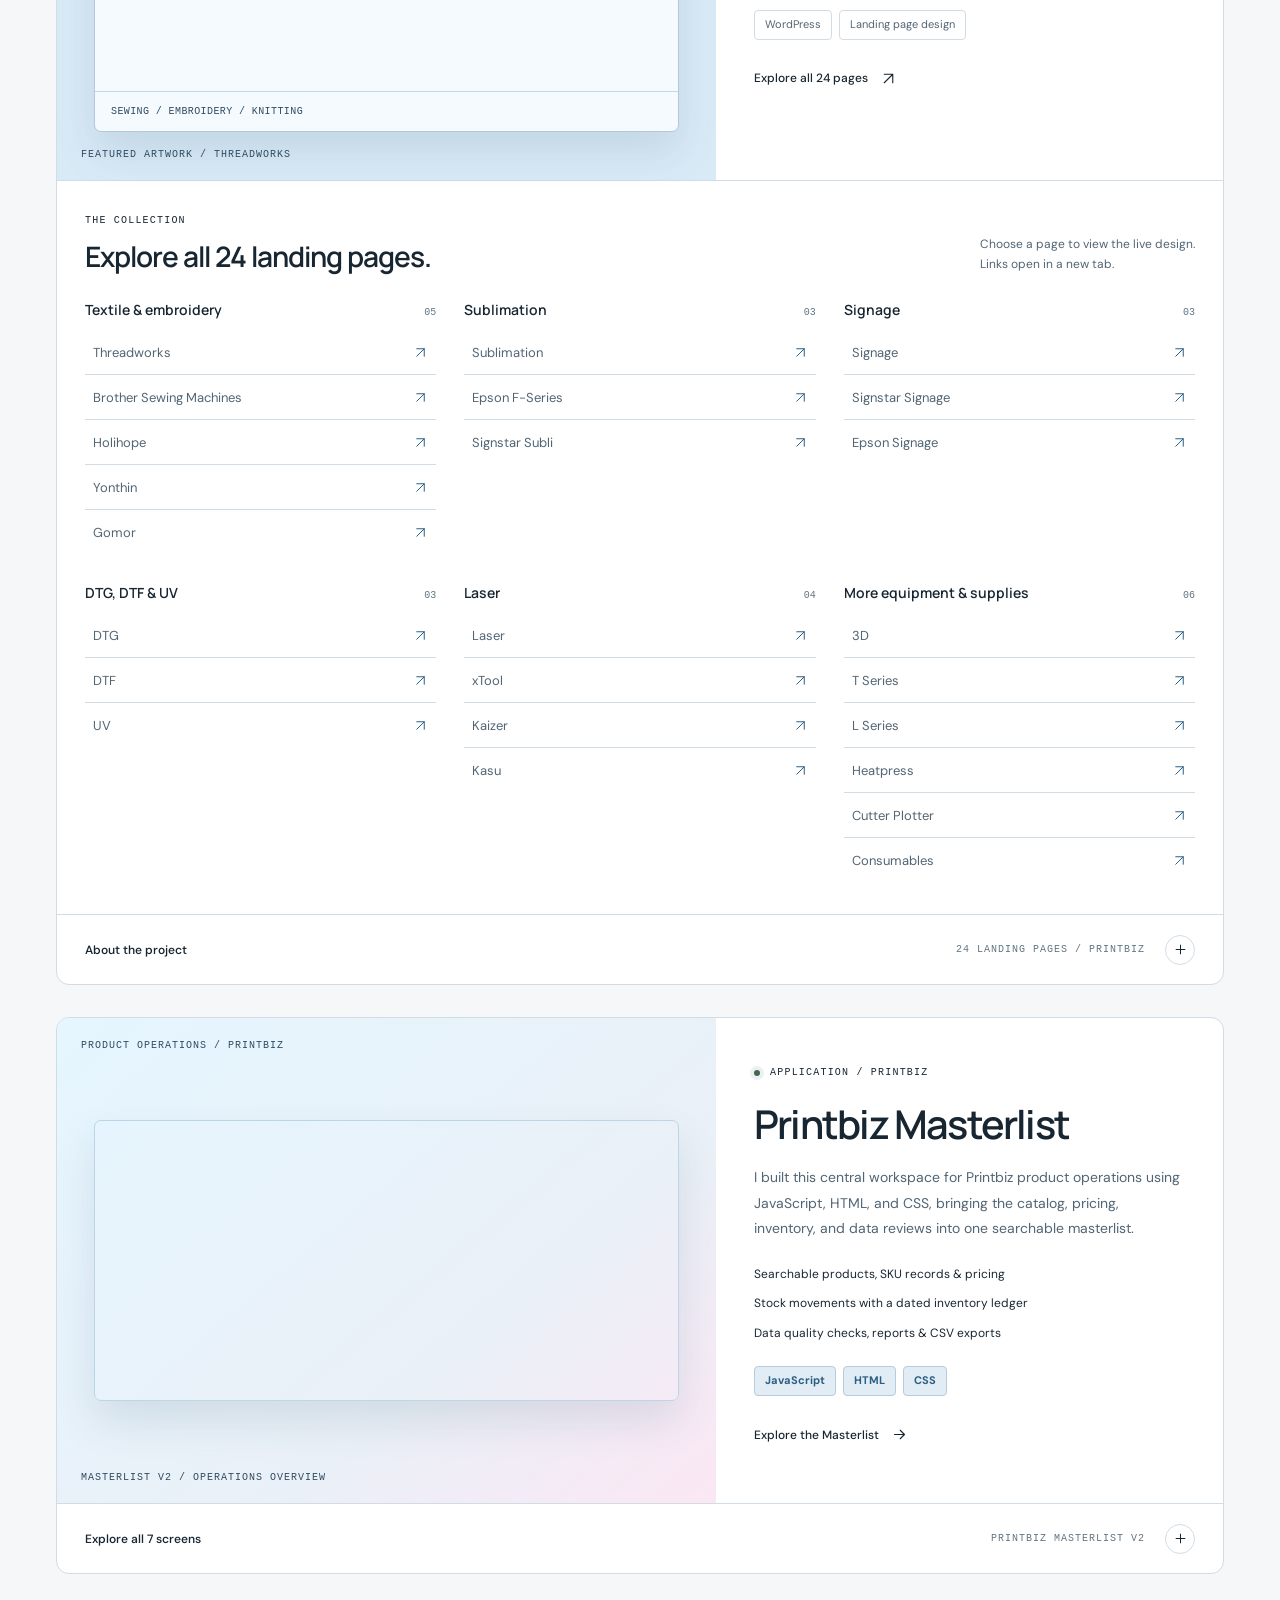
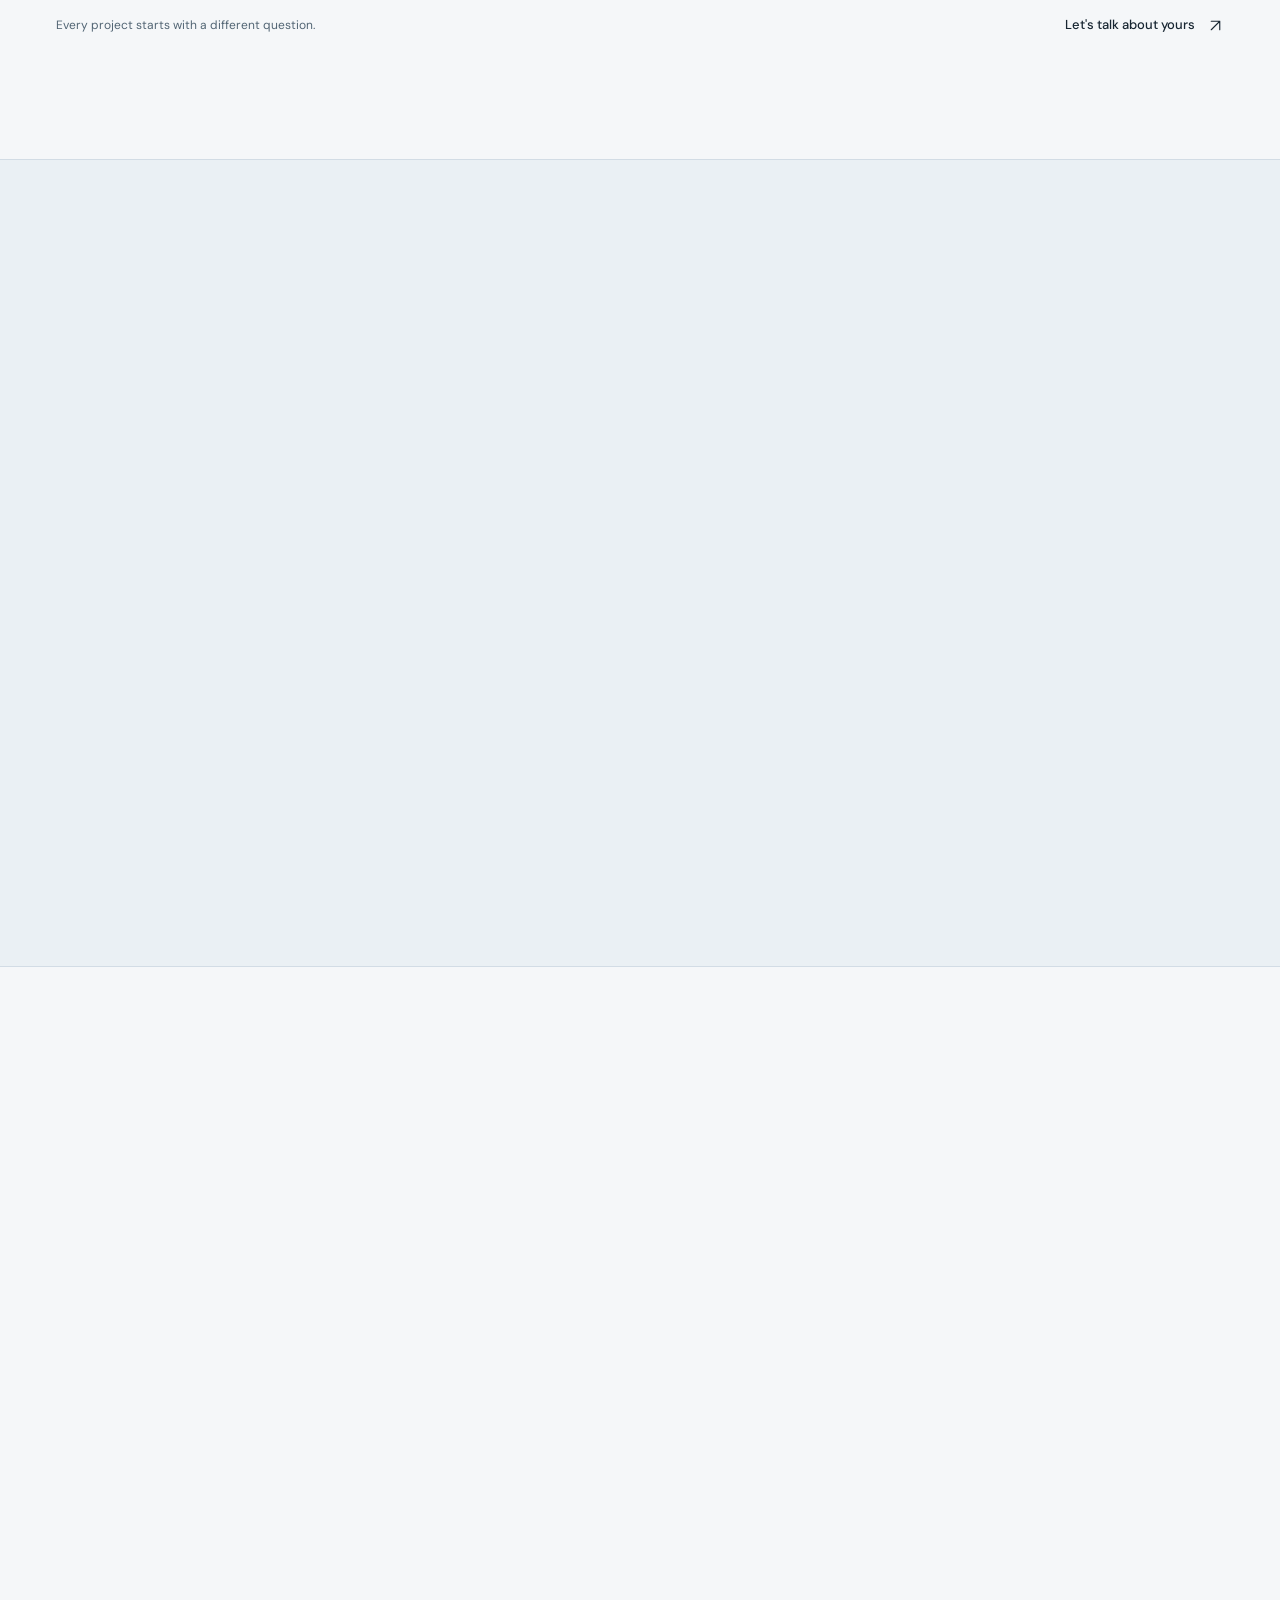
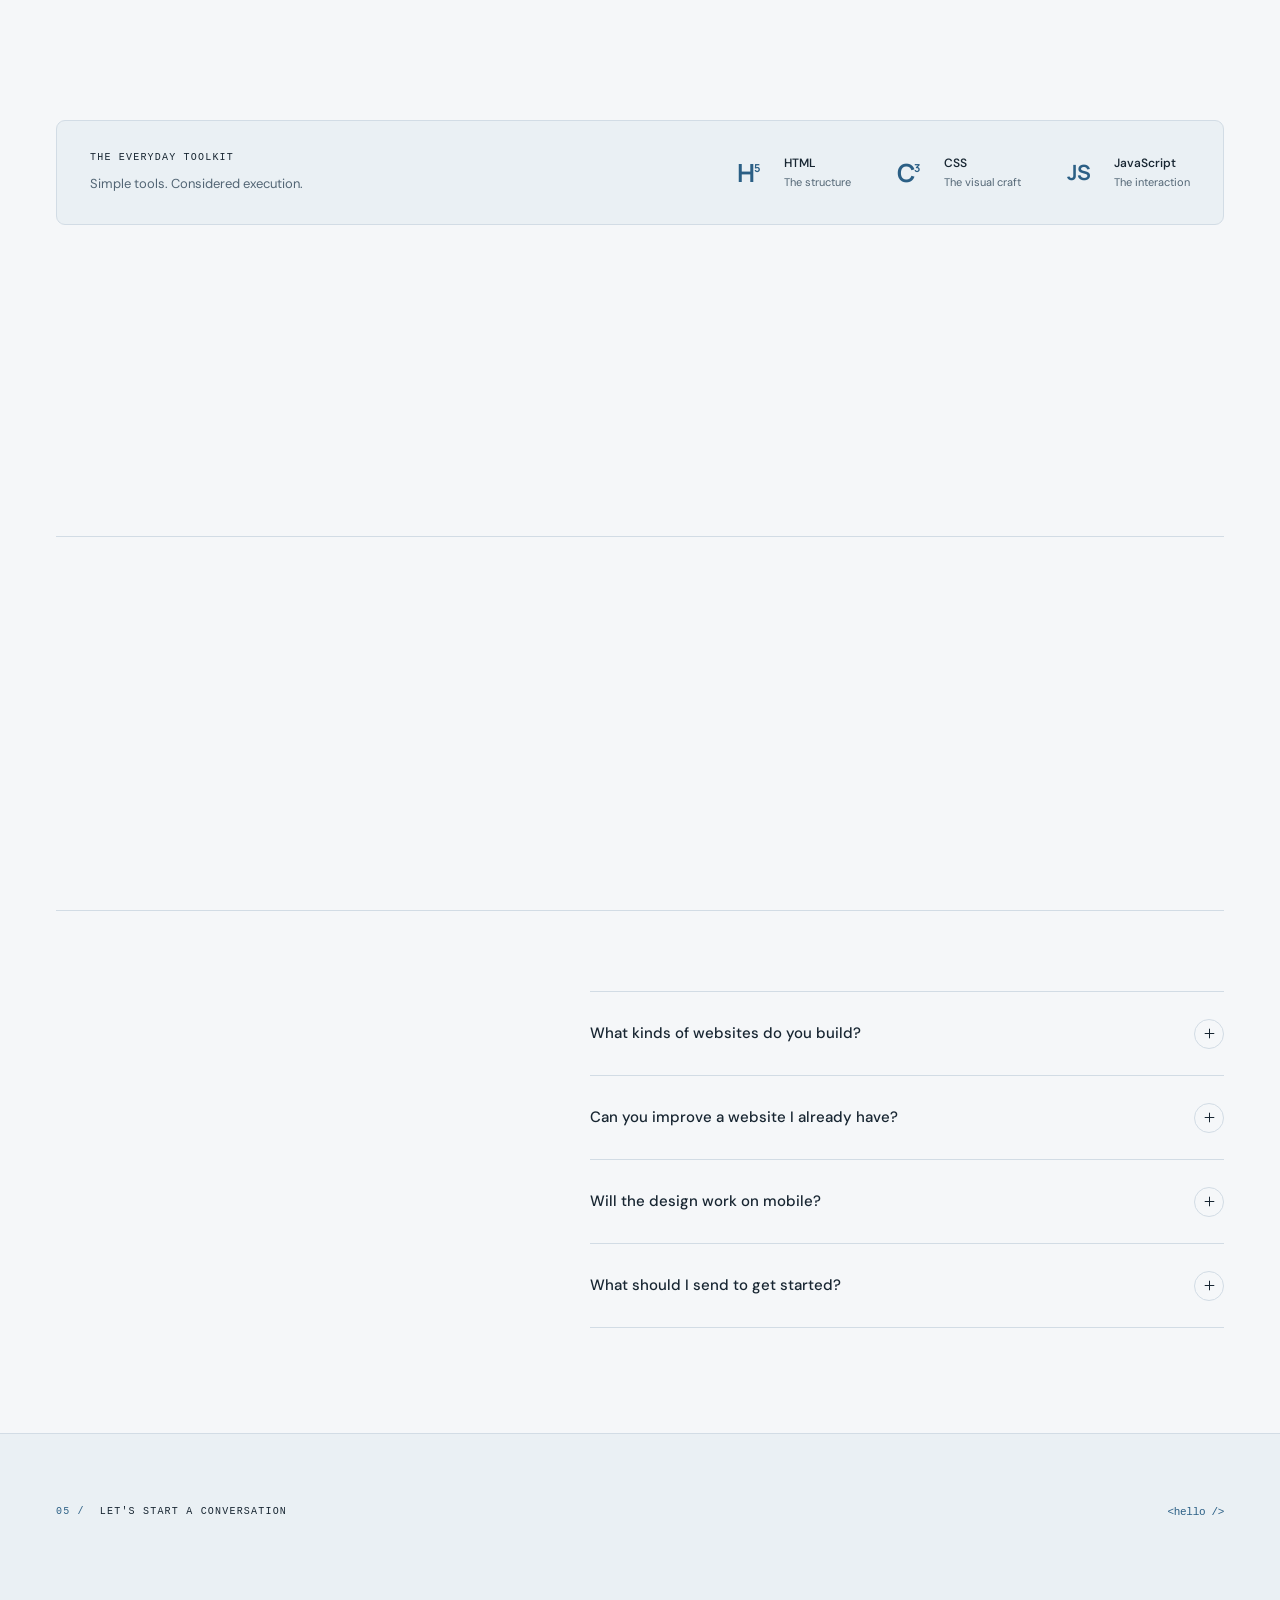
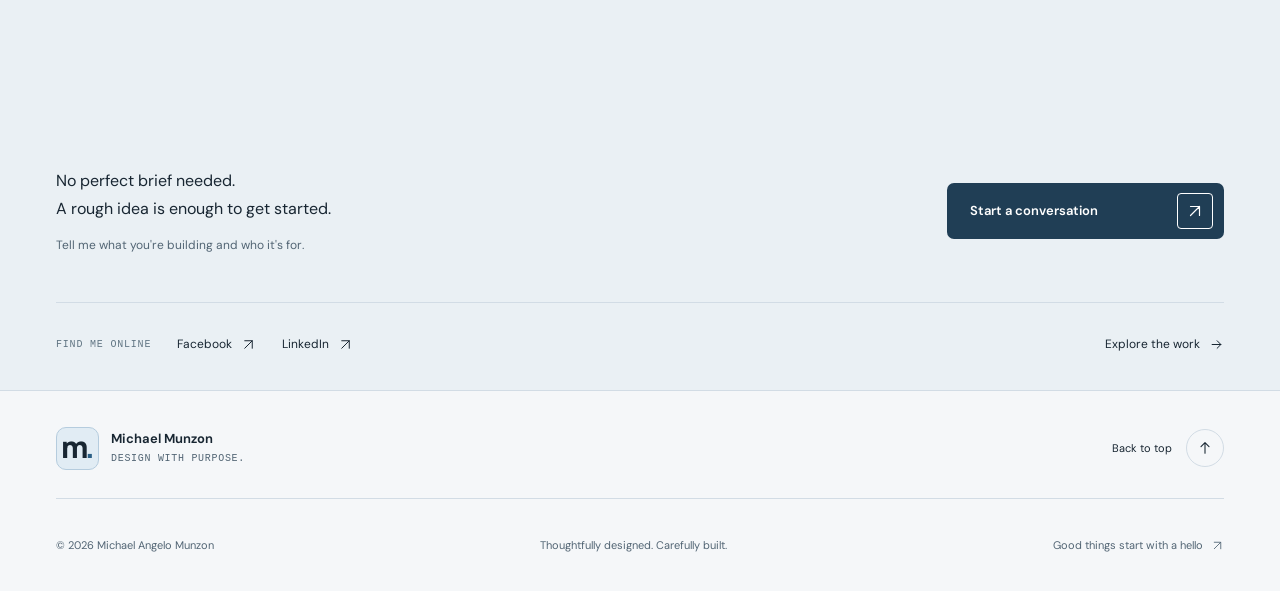
<file: contacts.html>
<!DOCTYPE html>
<html lang="en">
<head>
  <meta charset="UTF-8">
  <meta name="viewport" content="width=device-width, initial-scale=1">
  <meta http-equiv="refresh" content="0; url=index.html#contact">
  <meta name="robots" content="noindex">
  <title>Contact — Michael Angelo Munzon</title>
  <link rel="icon" href="favicon.svg" type="image/svg+xml">
  <link rel="stylesheet" href="styles.css">
</head>
<body>
  <main class="container section">
    <h1>It's all in one place.</h1>
    <p>Continue to <a class="text-link" href="index.html#contact">contact on Michael's portfolio →</a>.</p>
  </main>
</body>
</html>
</file>
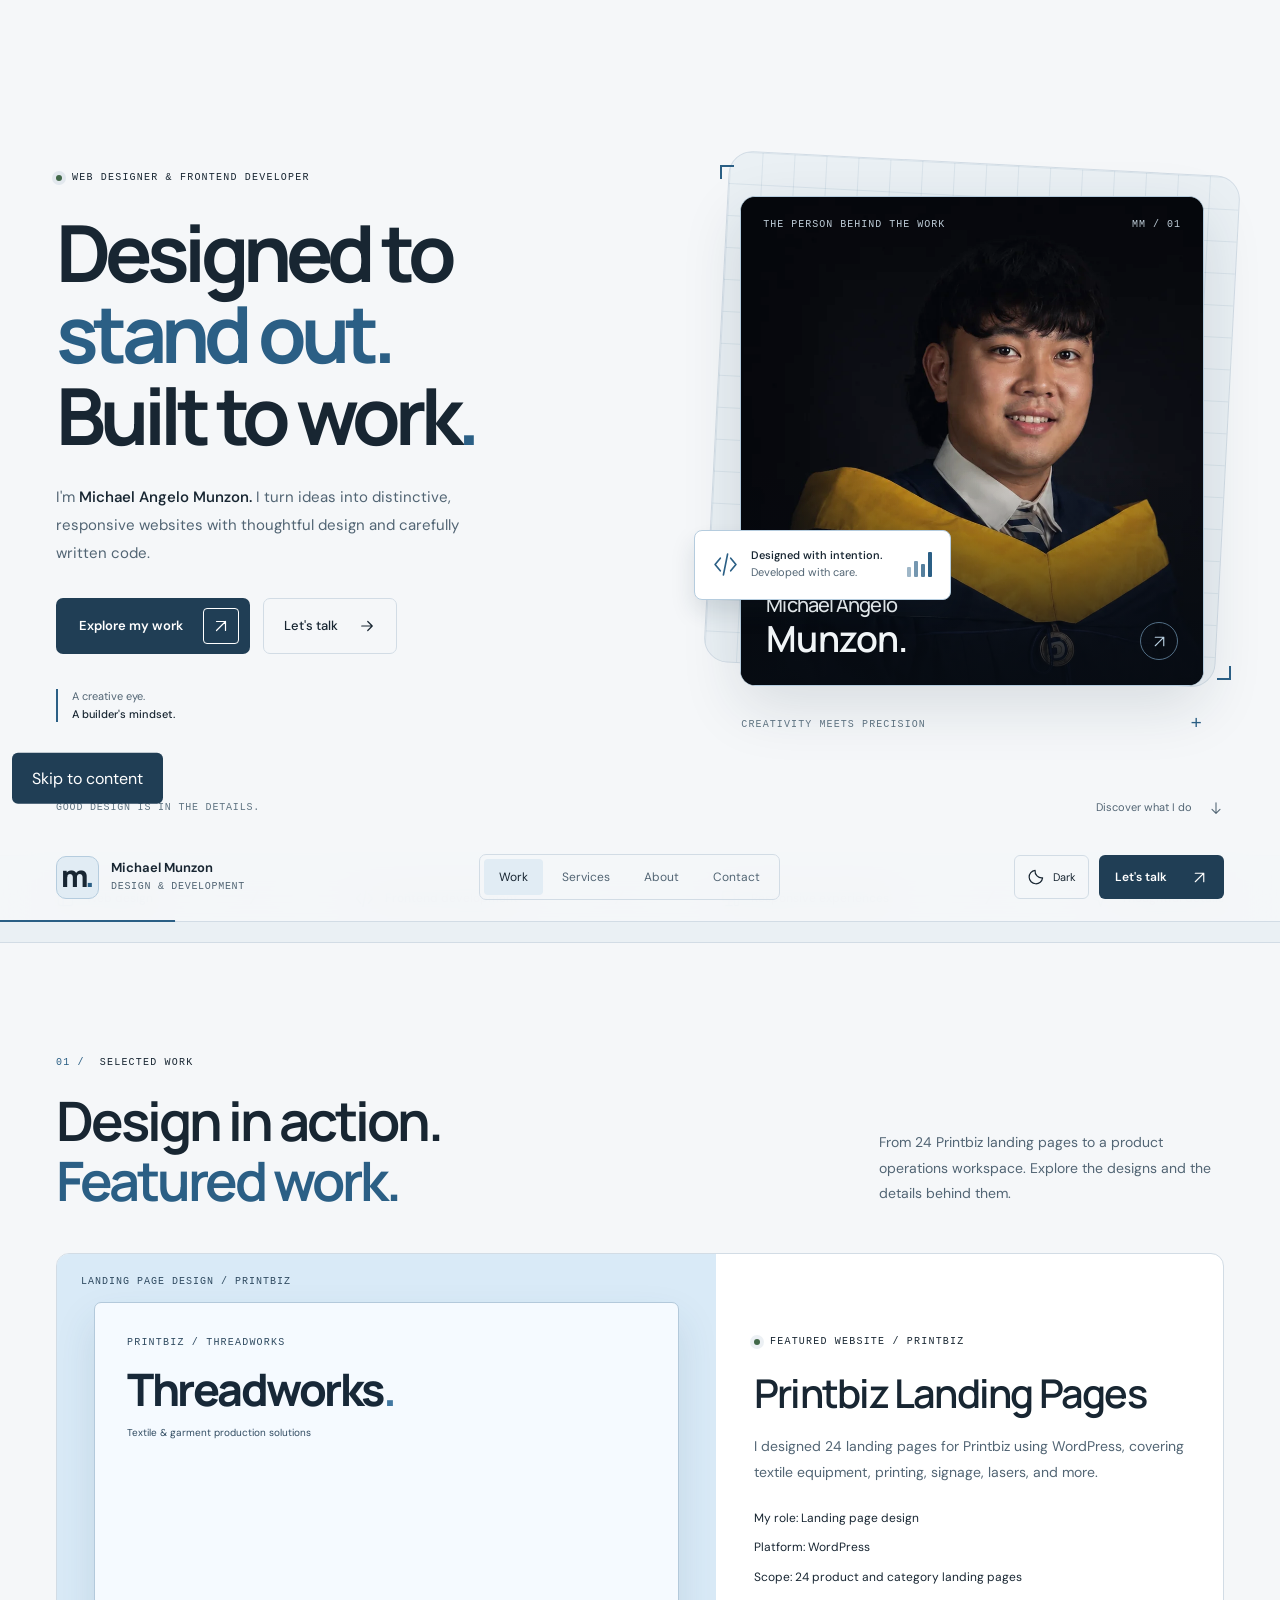
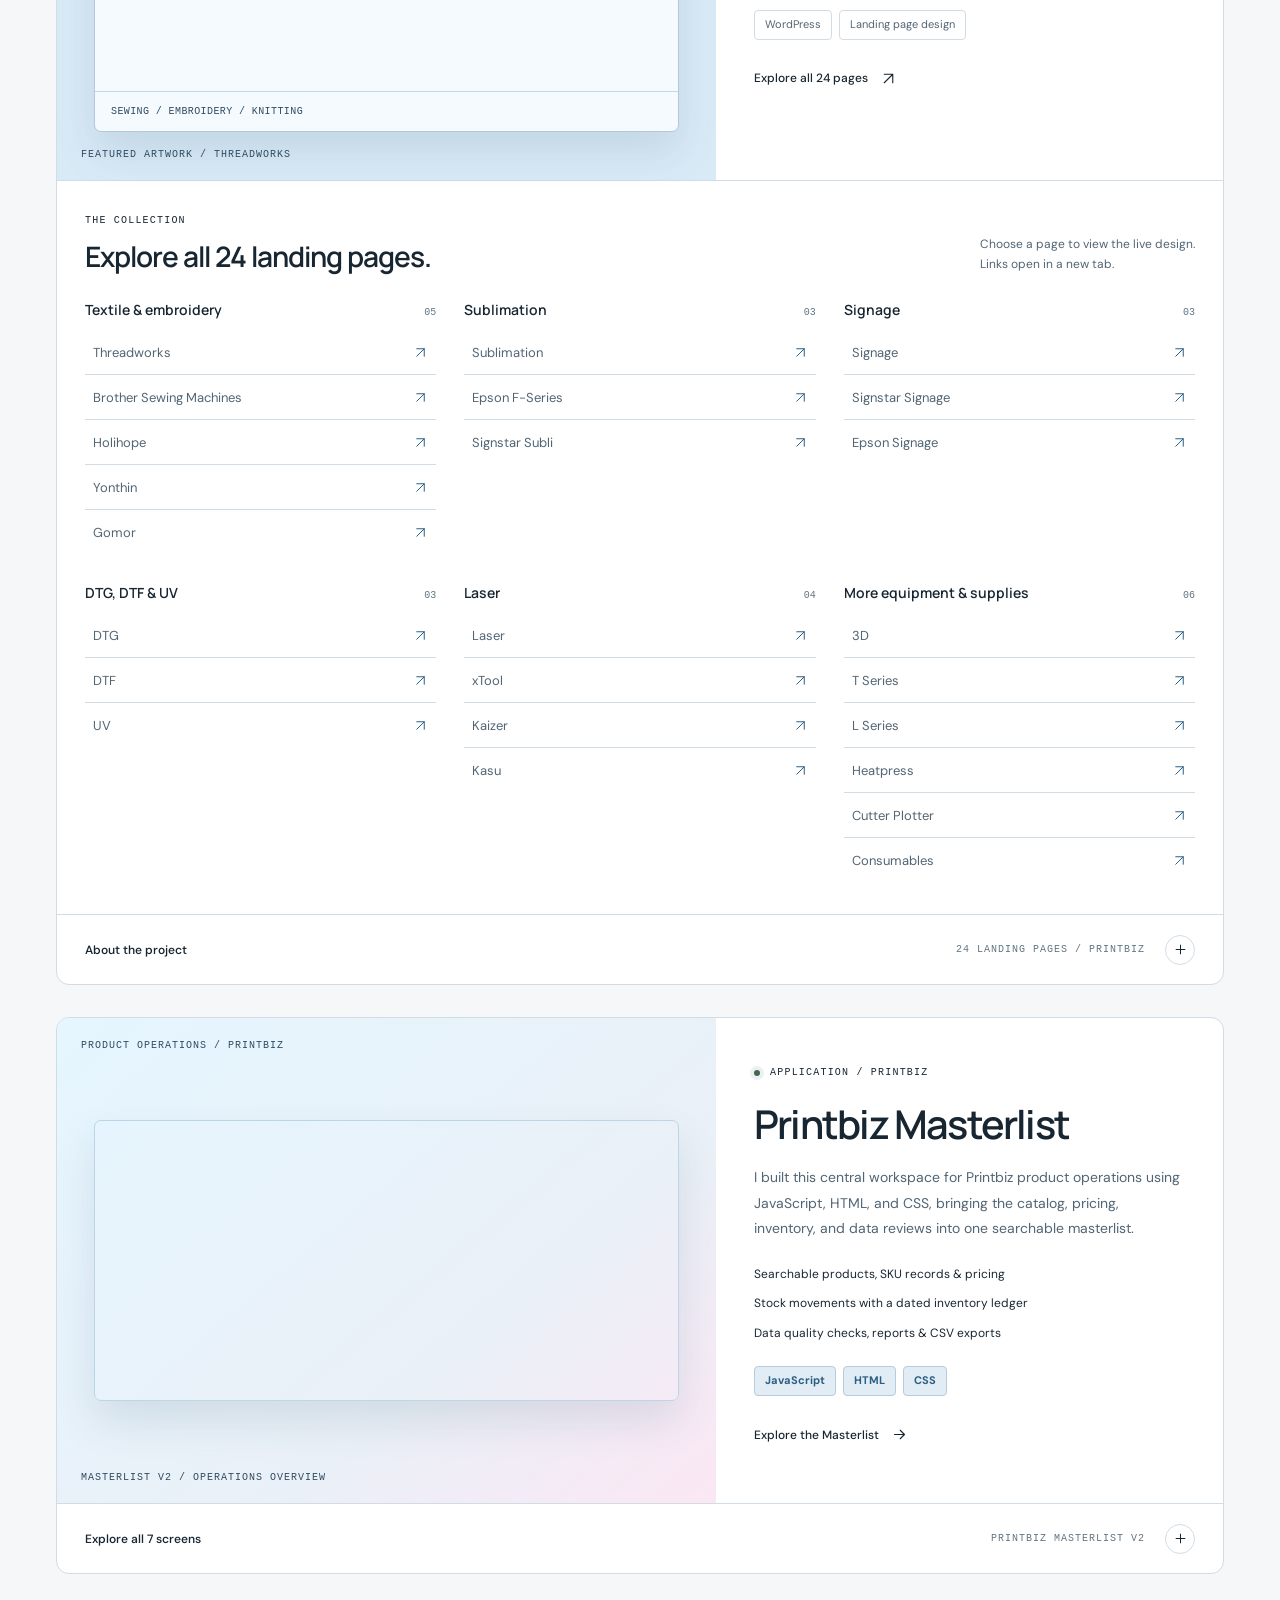
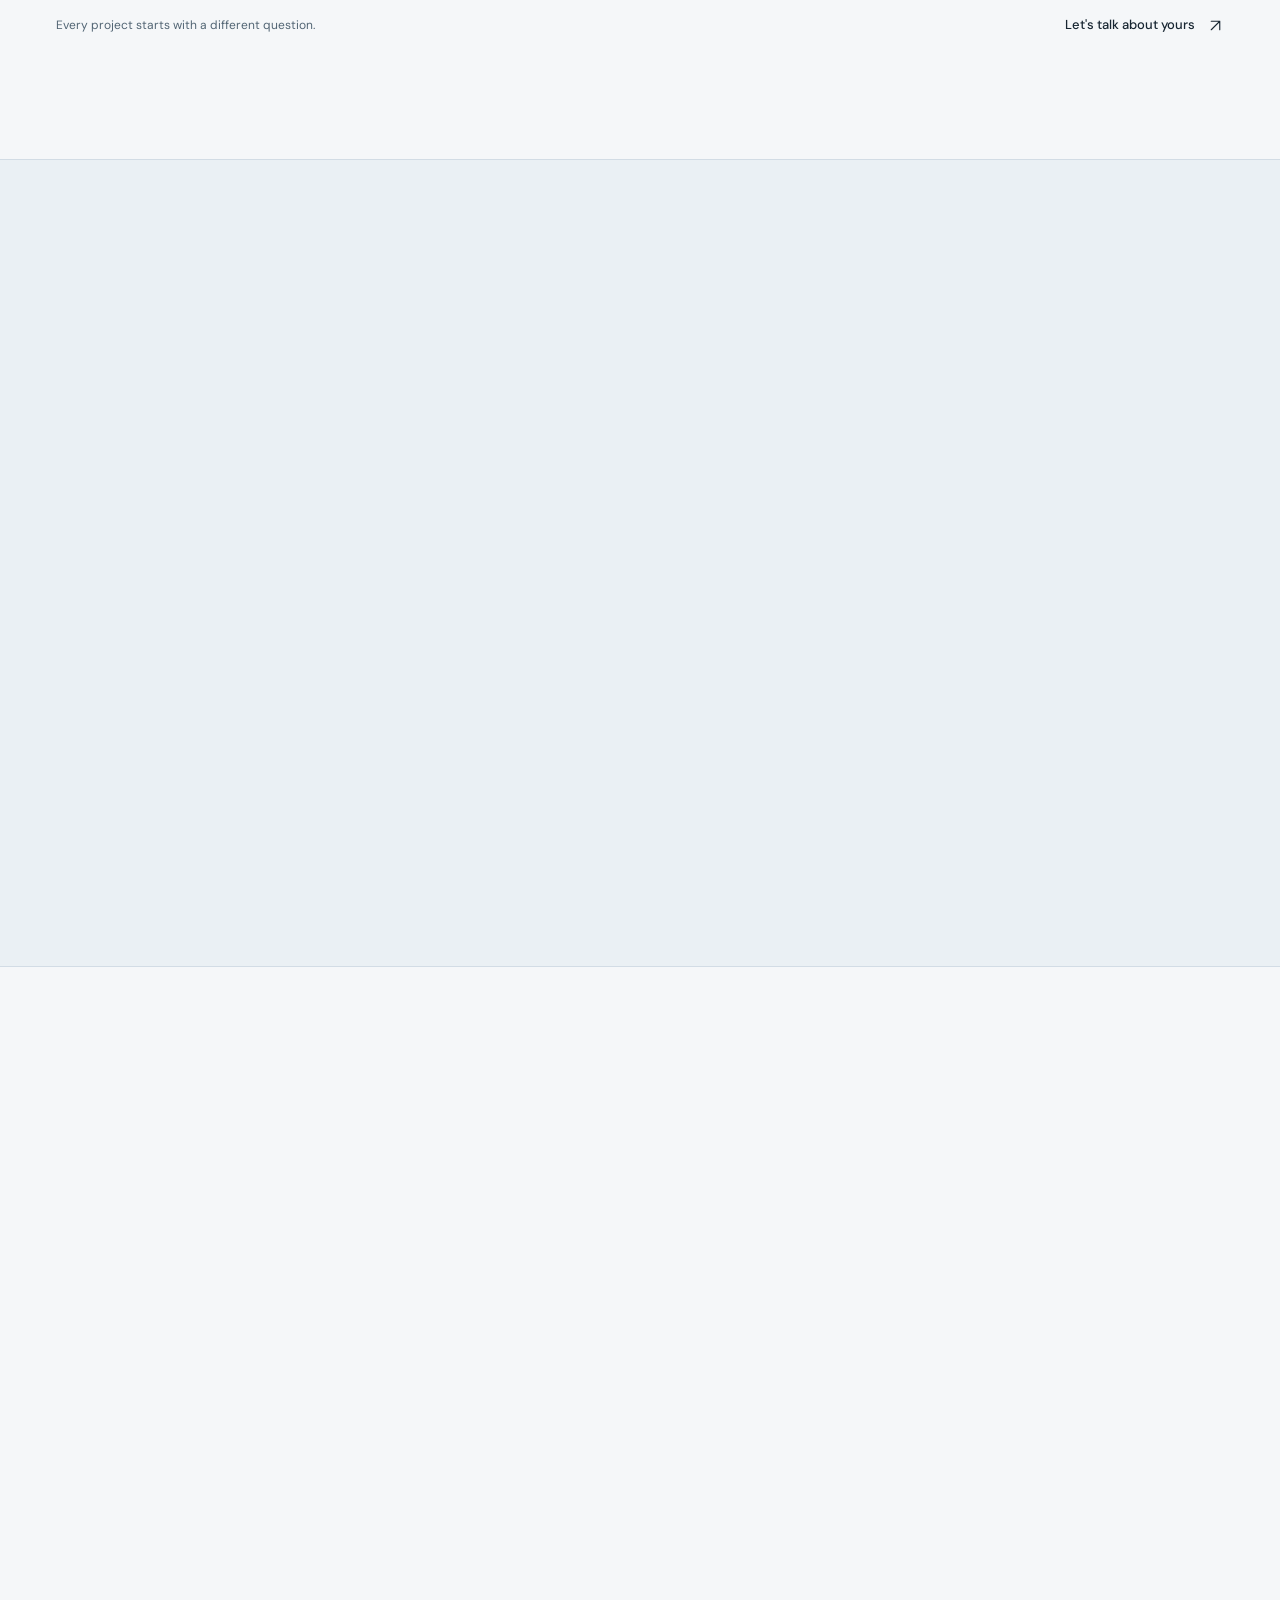
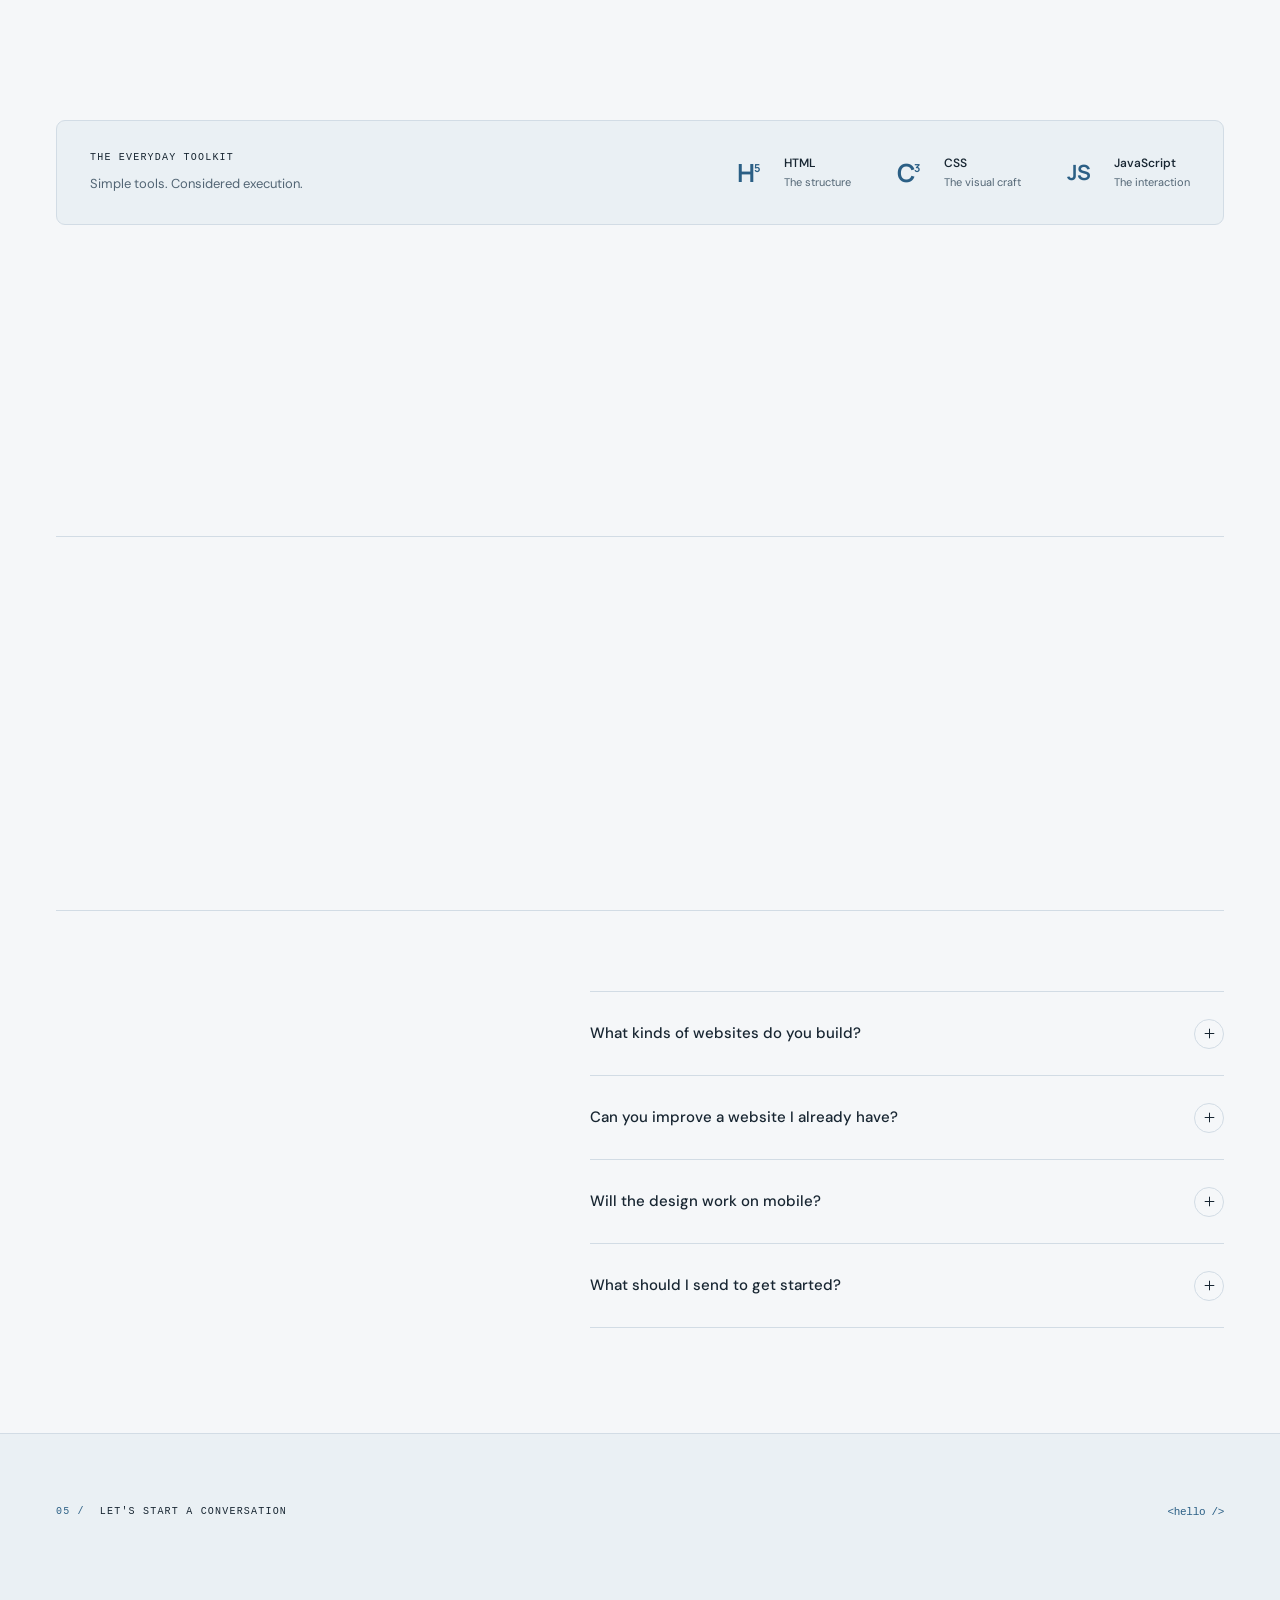
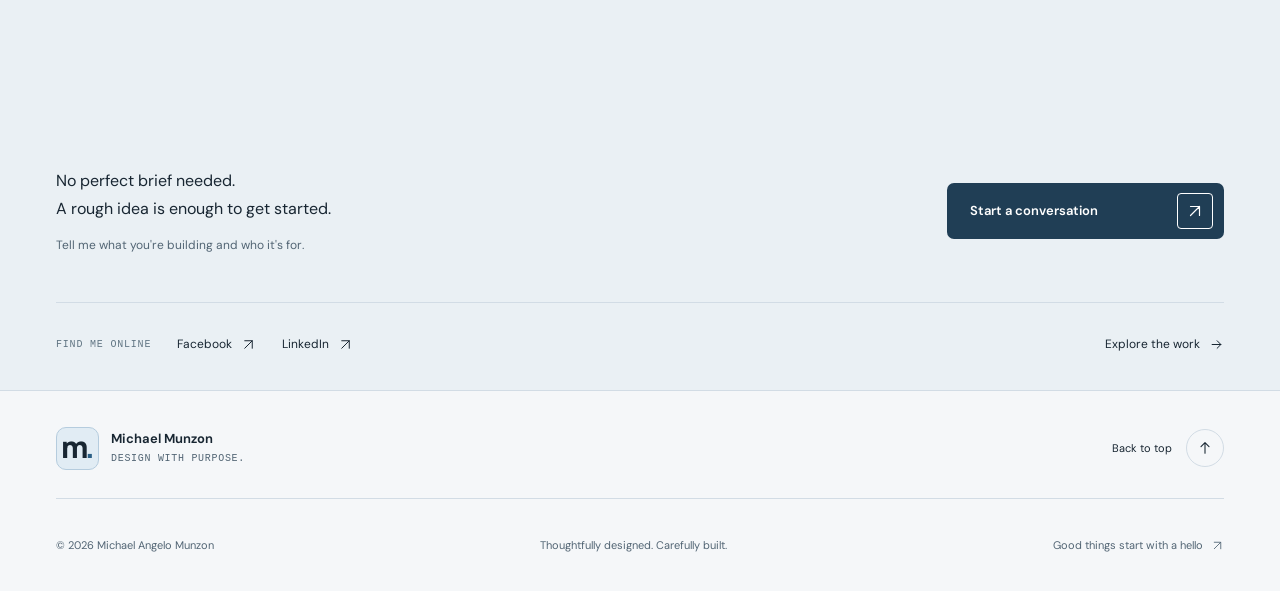
<file: projects.html>
<!DOCTYPE html>
<html lang="en">
<head>
  <meta charset="UTF-8">
  <meta name="viewport" content="width=device-width, initial-scale=1">
  <meta http-equiv="refresh" content="0; url=index.html#projects">
  <meta name="robots" content="noindex">
  <title>Projects — Michael Angelo Munzon</title>
  <link rel="icon" href="favicon.svg" type="image/svg+xml">
  <link rel="stylesheet" href="styles.css">
</head>
<body>
  <main class="container section">
    <h1>It's all in one place.</h1>
    <p>Continue to <a class="text-link" href="index.html#projects">projects on Michael's portfolio →</a>.</p>
  </main>
</body>
</html>
</file>
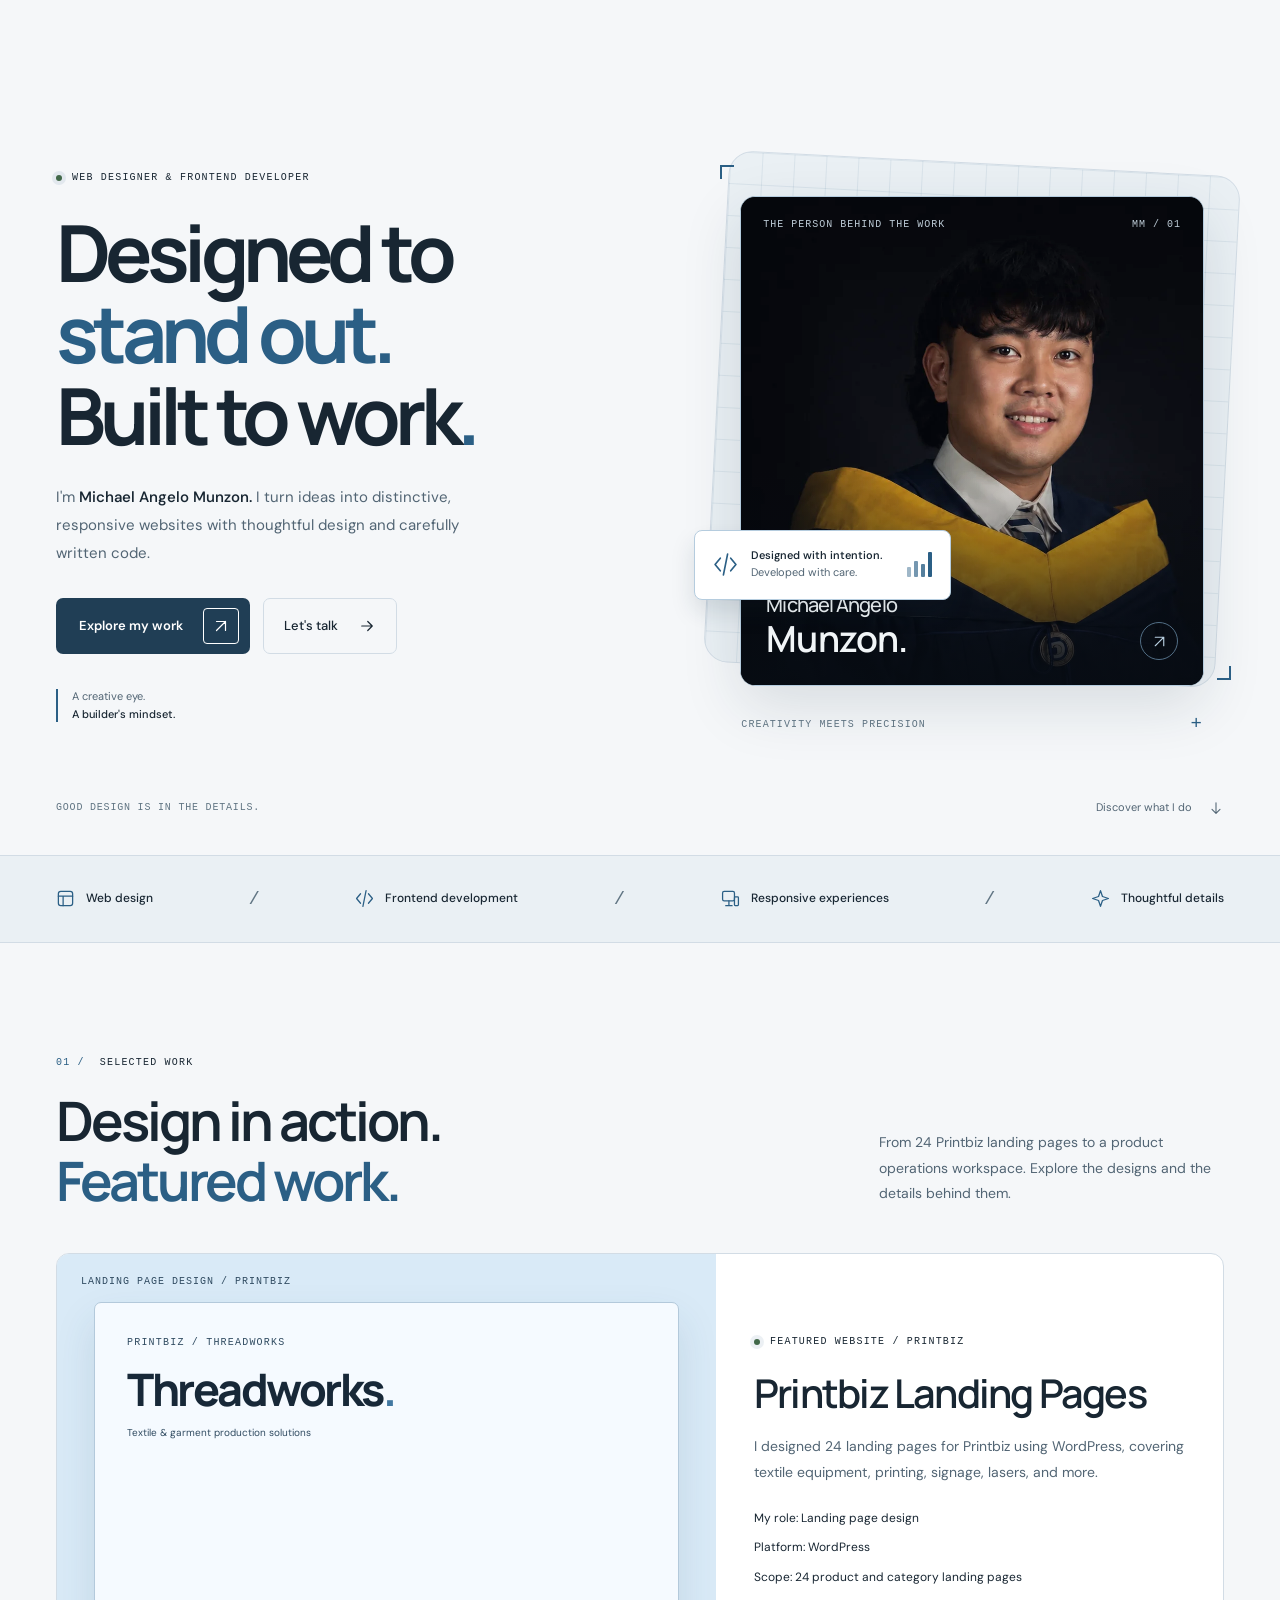
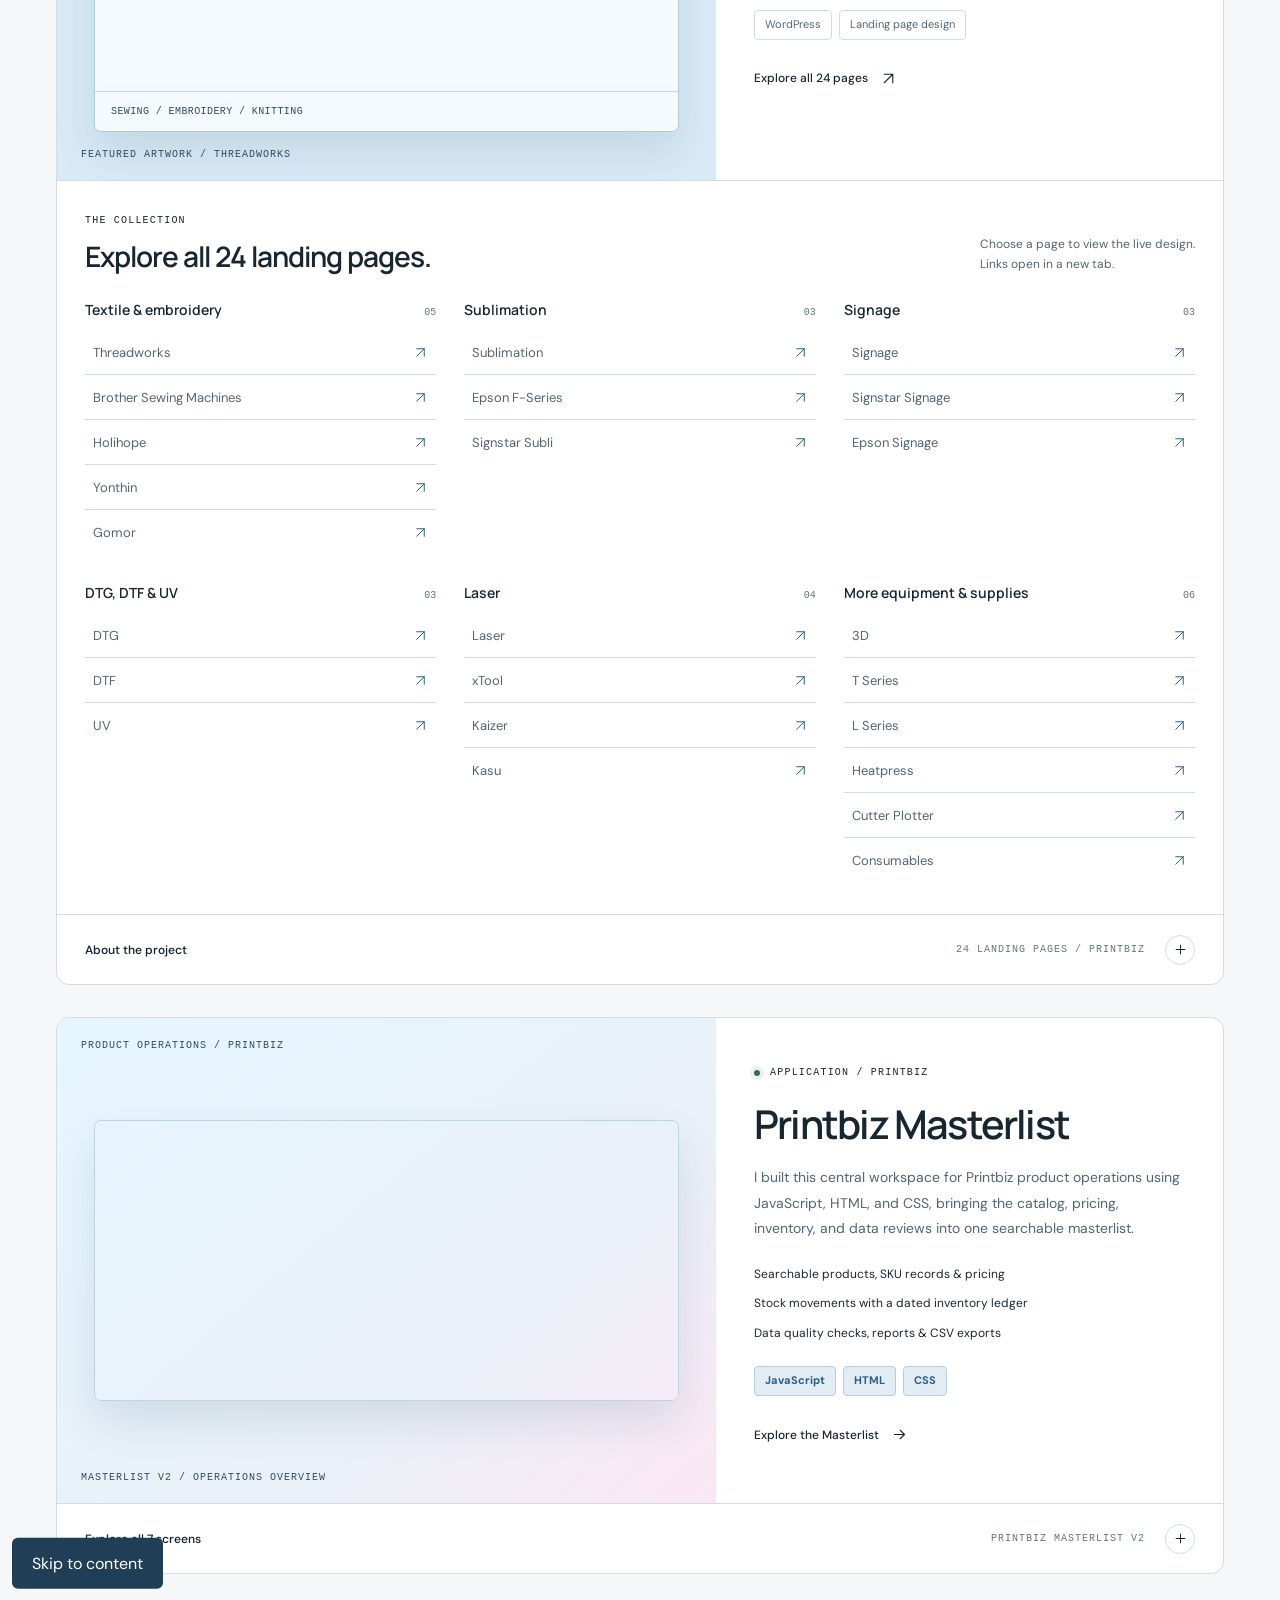
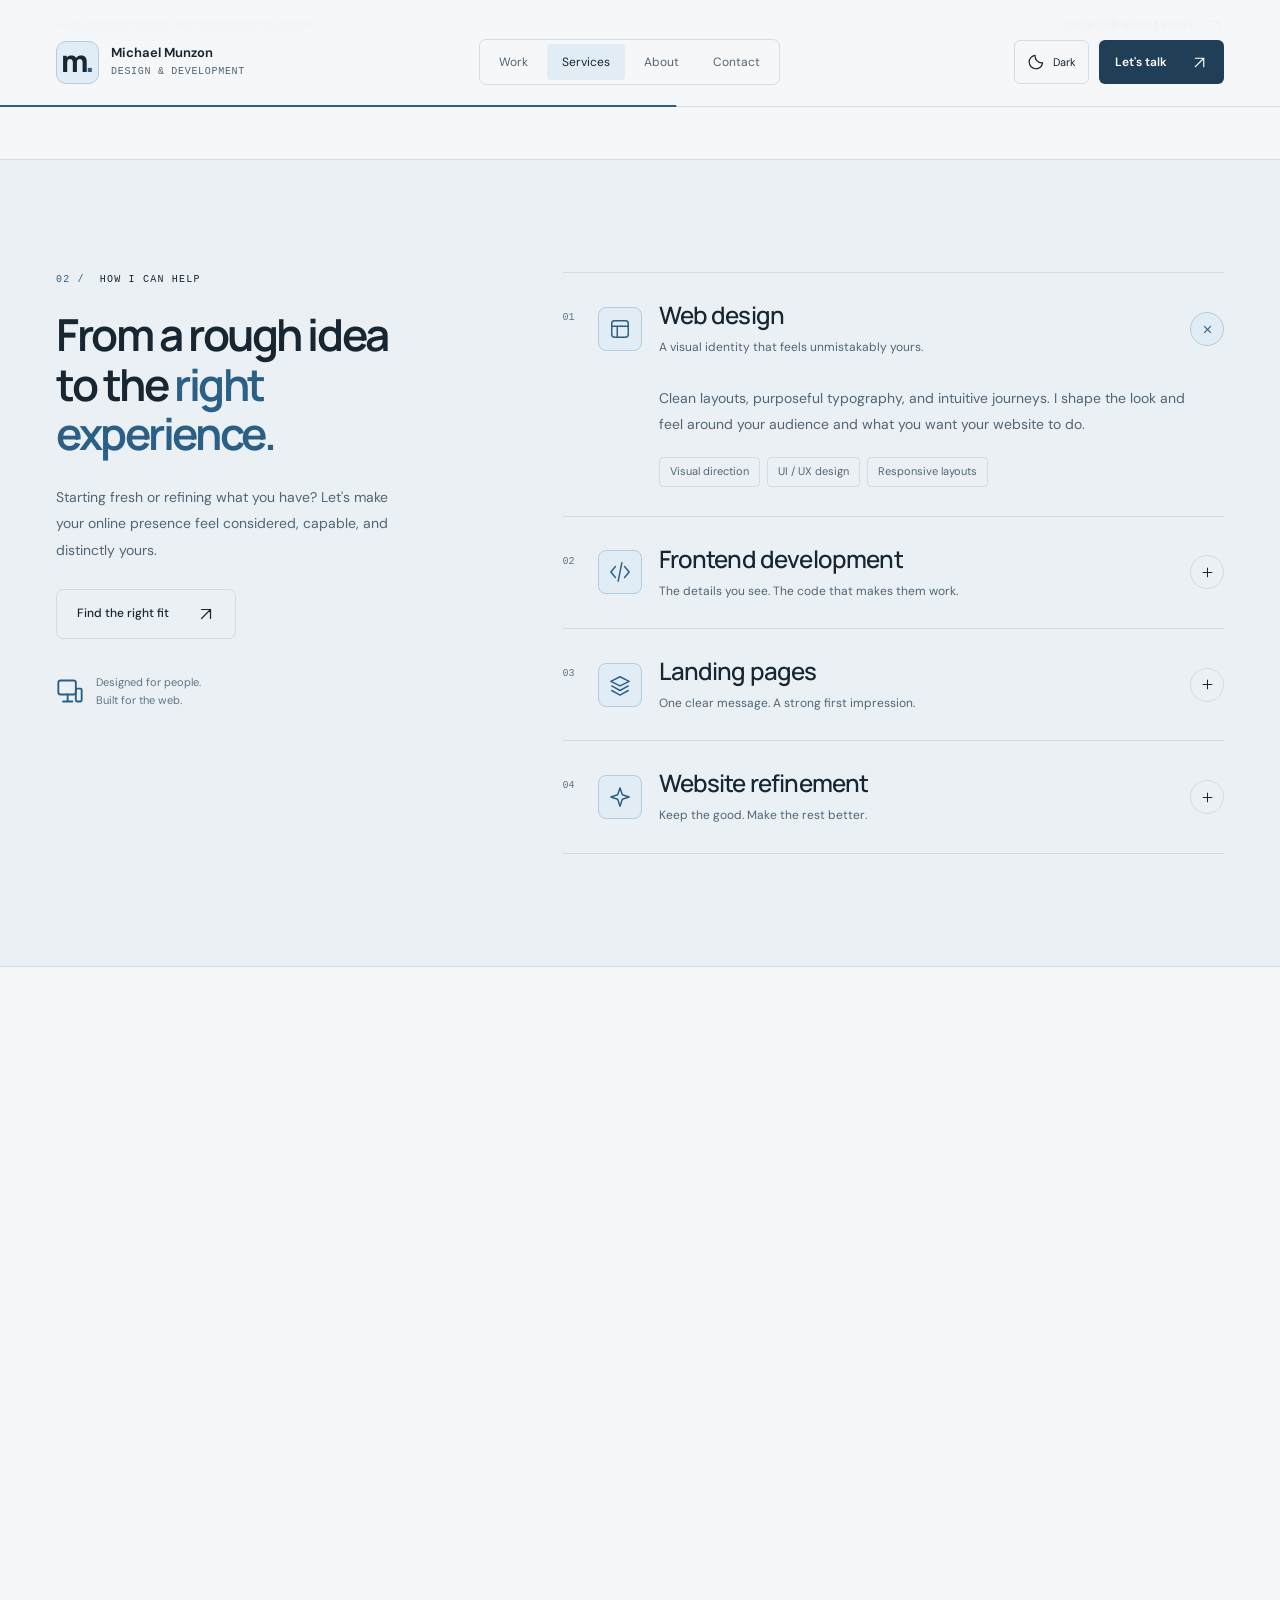
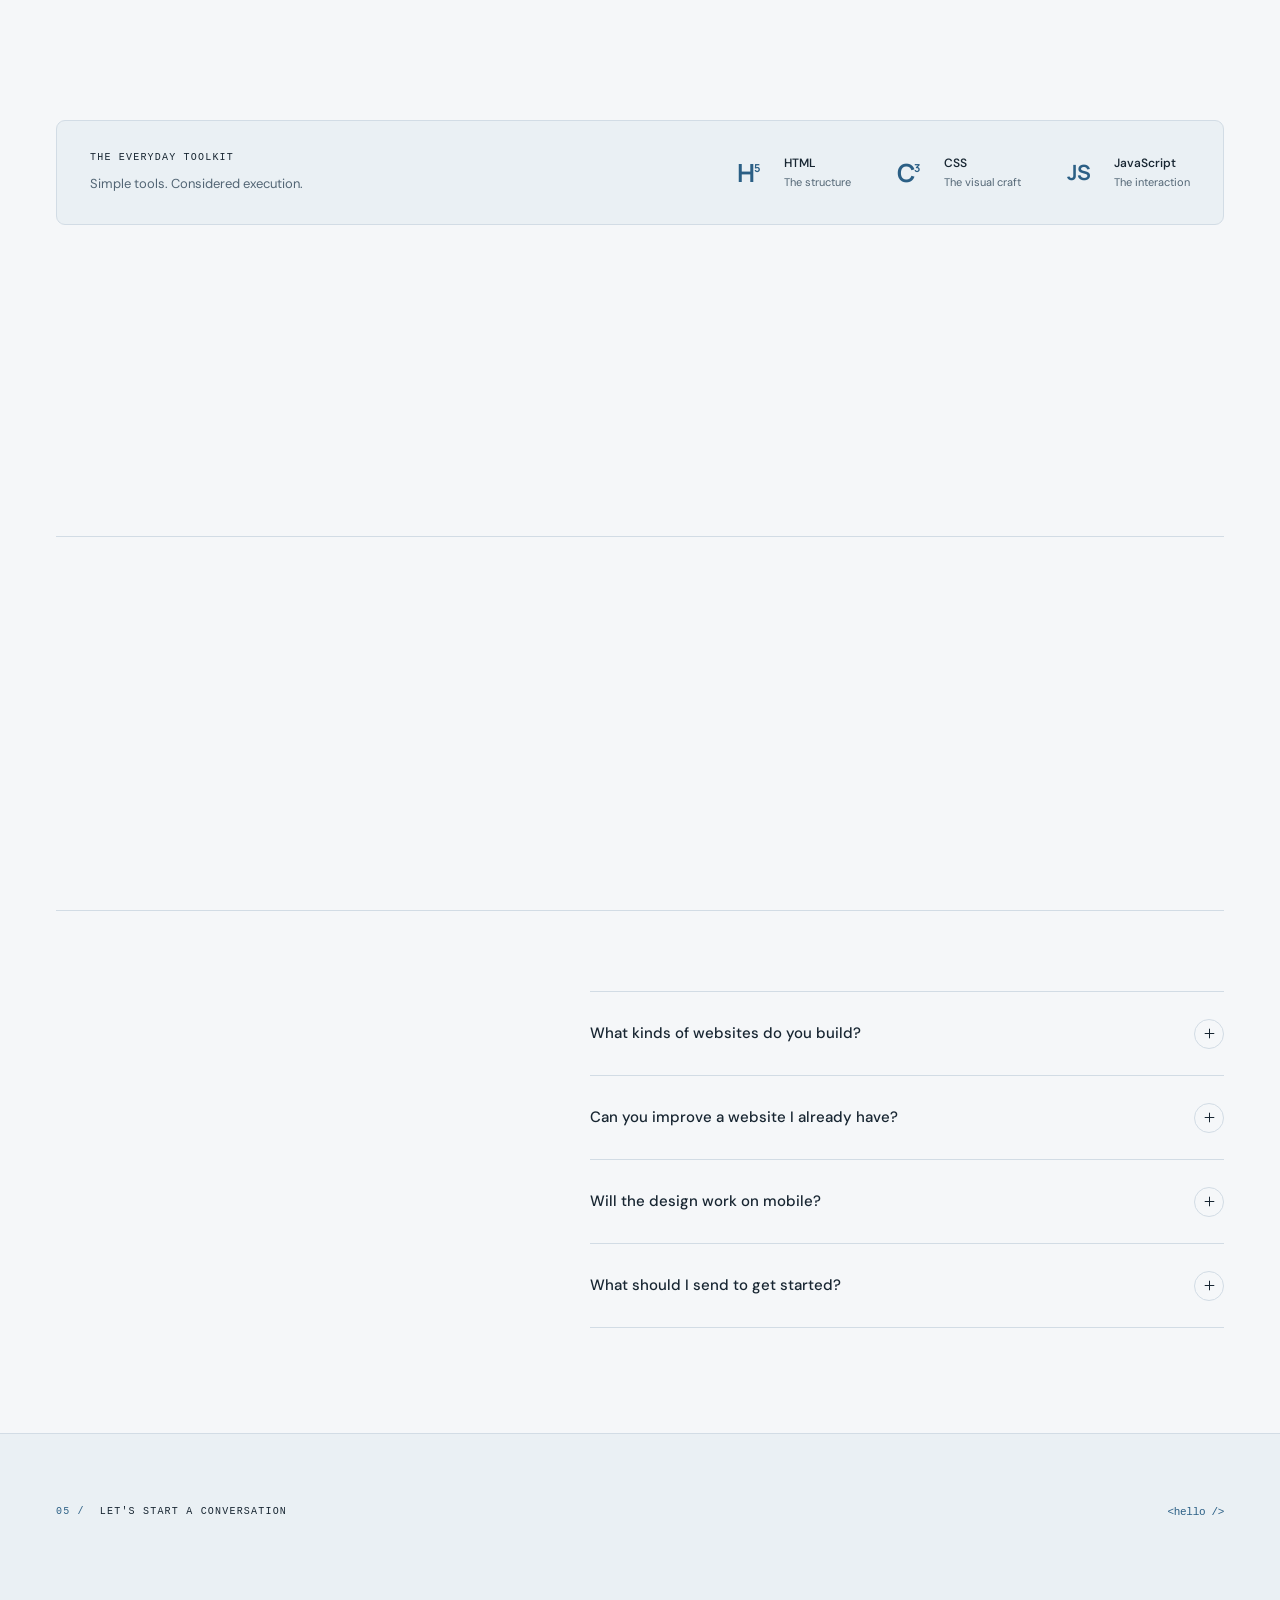
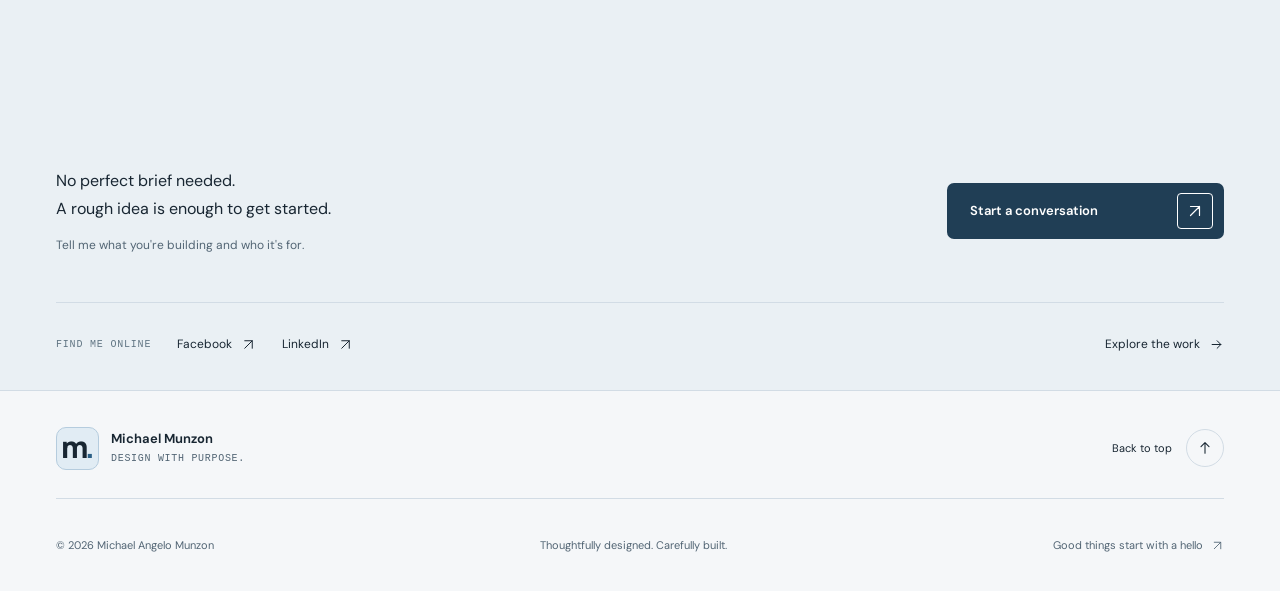
<file: services.html>
<!DOCTYPE html>
<html lang="en">
<head>
  <meta charset="UTF-8">
  <meta name="viewport" content="width=device-width, initial-scale=1">
  <meta http-equiv="refresh" content="0; url=index.html#services">
  <meta name="robots" content="noindex">
  <title>Services — Michael Angelo Munzon</title>
  <link rel="icon" href="favicon.svg" type="image/svg+xml">
  <link rel="stylesheet" href="styles.css">
</head>
<body>
  <main class="container section">
    <h1>It's all in one place.</h1>
    <p>Continue to <a class="text-link" href="index.html#services">services on Michael's portfolio →</a>.</p>
  </main>
</body>
</html>
</file>
<file: styles.css>
/* Michael Munzon / Design with purpose.
   Palettes, layout, components, and responsive rules live in this file. */
:root {
  color-scheme: dark;
  --bg: #0b0d10;
  --surface: #10161c;
  --card: #141b22;
  --text: #edf2f6;
  --muted: #a2afb9;
  --quiet: #90a1ae;
  --line: #28343f;
  --accent: #8db6d6;
  --accent-surface: #172838;
  --accent-line: #344f65;
  --header-bg: rgba(11, 13, 16, .94);
  --selection: #294760;
  --shadow: rgba(0, 0, 0, .3);
  --button-bg: #dcebf5;
  --button-text: #10202d;
  --green: #90ad92;
  --grid: rgba(141, 182, 214, .08);
  --display: "Manrope", Arial, sans-serif;
  --body: "DM Sans", Arial, sans-serif;
  --mono: "SFMono-Regular", Consolas, "Liberation Mono", monospace;
  --header-offset: 108px;
}
:root[data-theme="light"] {
  color-scheme: light;
  --bg: #f5f7f9;
  --surface: #eaf0f4;
  --card: #ffffff;
  --text: #182632;
  --muted: #526574;
  --quiet: #617583;
  --line: #d2dce5;
  --accent: #2b5f85;
  --accent-surface: #e1ecf4;
  --accent-line: #b5ccde;
  --header-bg: rgba(245, 247, 249, .94);
  --selection: #ccdfef;
  --shadow: rgba(20, 44, 62, .13);
  --button-bg: #203e55;
  --button-text: #ffffff;
  --green: #416849;
  --grid: rgba(43, 95, 133, .09);
}
@media (prefers-color-scheme: light) {
  :root:not([data-theme]) {
  color-scheme: light;
  --bg: #f5f7f9;
  --surface: #eaf0f4;
  --card: #ffffff;
  --text: #182632;
  --muted: #526574;
  --quiet: #617583;
  --line: #d2dce5;
  --accent: #2b5f85;
  --accent-surface: #e1ecf4;
  --accent-line: #b5ccde;
  --header-bg: rgba(245, 247, 249, .94);
  --selection: #ccdfef;
  --shadow: rgba(20, 44, 62, .13);
  --button-bg: #203e55;
  --button-text: #ffffff;
  --green: #416849;
  --grid: rgba(43, 95, 133, .09);
  }
}
/* Foundation */
*, *::before, *::after { box-sizing: border-box; }
html { scroll-behavior: smooth; scroll-padding-top: var(--header-offset); }
body { margin: 0; background: var(--bg); color: var(--text); font: 400 16px/1.7 var(--body); -webkit-font-smoothing: antialiased; }
h1, h2, h3, h4, p, figure, blockquote { margin: 0; }
h1, h2, h3, h4 { font-family: var(--display); }
h1, h2, h3 { line-height: 1.12; }
h1, h2 { font-weight: 650; }
h2 { font-size: clamp(40px, 4.25vw, 60px); letter-spacing: -.055em; }
h3 { font-weight: 600; letter-spacing: -.045em; }
a { color: inherit; text-decoration: none; }
button, input, textarea { font: inherit; }
button, a, summary { -webkit-tap-highlight-color: transparent; }
button { color: inherit; }
img { display: block; max-width: 100%; }
svg { display: block; flex-shrink: 0; }
ul, ol { margin: 0; padding: 0; list-style: none; }
[hidden] { display: none !important; }
::selection { color: var(--text); background: var(--selection); }
:where(a, button, summary, input, textarea, select):focus-visible { outline: 3px solid var(--accent); outline-offset: 5px; }
:where(main, section)[tabindex="-1"]:focus { outline: none; }
.container { width: min(1280px, calc(100% - 112px)); margin-inline: auto; }
.icon { width: 22px; height: 22px; }
.accent-text { color: var(--accent); }
.sr-only { position: absolute; width: 1px; height: 1px; padding: 0; margin: -1px; overflow: hidden; clip-path: inset(50%); white-space: nowrap; border: 0; }
.skip-link { position: fixed; top: 12px; left: 12px; z-index: 100; padding: 12px 20px; background: var(--button-bg); color: var(--button-text); border-radius: 6px; transform: translateY(-180%); }
.skip-link:focus { transform: translateY(0); }
.eyebrow { display: flex; align-items: center; gap: 10px; font: 500 10px/1.6 var(--mono); letter-spacing: .12em; }
.section-number { color: var(--accent); margin-right: 5px; }
.status-dot { width: 6px; height: 6px; background: var(--green); box-shadow: 0 0 0 4px var(--grid); border-radius: 50%; flex-shrink: 0; }
.section { padding-block: 112px; }
.section-heading { display: flex; justify-content: space-between; align-items: flex-end; gap: 48px; margin-bottom: 42px; }
.section-heading h2 { margin-top: 19px; }
.section-intro { max-width: 345px; color: var(--muted); font-size: 14px; line-height: 1.85; padding-bottom: 4px; }
.button { display: inline-flex; align-items: center; justify-content: center; gap: 20px; min-height: 56px; padding: 9px 10px 9px 22px; border: 1px solid transparent; border-radius: 7px; font-size: 13px; font-weight: 600; line-height: 1.4; transition: transform .2s, background .2s, border-color .2s; }
.button-primary { color: var(--button-text); background: var(--button-bg); }
.button-icon { display: grid; place-items: center; width: 36px; height: 36px; border: 1px solid currentColor; border-radius: 4px; }
.button-icon .icon { width: 18px; height: 18px; }
.button-secondary { background: transparent; border-color: var(--line); padding: 14px 20px; font-weight: 500; }
.button-secondary .icon { width: 18px; height: 18px; }
.text-link { display: inline-flex; align-items: center; gap: 12px; min-height: 44px; font-size: 13px; font-weight: 500; }
.text-link .icon { width: 17px; height: 17px; transition: transform .2s; }
.text-link:hover { color: var(--accent); }
.text-link:hover .icon { transform: translate(2px, -2px); }
.tag-list { display: flex; flex-wrap: wrap; gap: 7px; }
.tag-list li { padding: 5px 10px; border: 1px solid var(--line); border-radius: 4px; color: var(--muted); font-size: 11px; line-height: 1.6; }
/* Header */
.site-header { position: sticky; top: 0; z-index: 30; background: var(--header-bg); backdrop-filter: blur(18px); border-bottom: 1px solid var(--line); }
.header-inner { min-height: 88px; display: flex; align-items: center; justify-content: space-between; gap: 26px; }
.brand { display: inline-flex; align-items: center; gap: 12px; flex-shrink: 0; }
.brand-mark { display: flex; align-items: center; justify-content: center; width: 43px; height: 43px; padding: 0 3px 3px 0; border: 1px solid var(--accent-line); border-radius: 10px; background: var(--accent-surface); font: 800 30px/1 var(--display); letter-spacing: -3px; }
.brand-mark > span { color: var(--accent); }
.brand-name { font-size: 13px; font-weight: 650; line-height: 1.6; }
.brand-name > span { display: block; font: 400 10px/1.8 var(--mono); letter-spacing: .07em; color: var(--muted); }
.primary-nav { display: flex; align-items: center; gap: 4px; padding: 4px; border: 1px solid var(--line); border-radius: 7px; }
.primary-nav a { display: flex; align-items: center; justify-content: center; padding: 7px 15px; min-height: 36px; color: var(--muted); border-radius: 4px; font-size: 12px; transition: color .2s, background .2s; }
.primary-nav a[aria-current="location"] { color: var(--text); background: var(--accent-surface); }
.primary-nav a:hover { color: var(--text); background: var(--card); }
.header-actions { display: flex; align-items: center; gap: 10px; flex-shrink: 0; }
.theme-toggle { display: inline-flex; align-items: center; justify-content: center; gap: 8px; min-width: 44px; min-height: 44px; padding: 10px 12px; border: 1px solid var(--line); border-radius: 6px; background: transparent; color: var(--text); font-size: 11px; cursor: pointer; transition: border-color .2s, background .2s; }
.theme-toggle .icon { width: 18px; height: 18px; }
.theme-toggle:hover { border-color: var(--accent); background: var(--accent-surface); }
.theme-icon-moon { display: none; }
:root[data-theme="light"] .theme-icon-sun { display: none; }
:root[data-theme="light"] .theme-icon-moon { display: block; }
.header-cta { display: flex; align-items: center; justify-content: center; gap: 24px; min-height: 44px; padding: 10px 16px; border-radius: 6px; background: var(--button-bg); color: var(--button-text); font-size: 12px; font-weight: 600; }
.header-cta .icon { width: 17px; height: 17px; }
.menu-toggle { display: none; }
.reading-progress { height: 2px; position: absolute; bottom: -1px; left: 0; right: 0; overflow: hidden; pointer-events: none; }
.reading-progress > span { display: block; width: 100%; height: 100%; background: var(--accent); transform: scaleX(0); transform-origin: left; }
/* Introduction */
.hero { display: grid; grid-template-columns: 1.19fr 1fr; column-gap: 65px; padding-top: 73px; }
.hero-copy { padding-top: 8px; }
.hero h1 { font-size: clamp(64px, 6.15vw, 88px); line-height: 1.035; letter-spacing: -.07em; font-weight: 700; margin: 26px 0 28px; }
.hero-description { max-width: 457px; color: var(--muted); font-size: 15px; line-height: 1.85; }
.hero-description strong { color: var(--text); font-weight: 550; }
.hero-actions { display: flex; flex-wrap: wrap; align-items: center; gap: 13px; margin-top: 30px; }
.hero-signoff { display: flex; align-items: center; gap: 14px; margin-top: 33px; color: var(--muted); font-size: 11px; line-height: 1.7; }
.hero-signoff strong { color: var(--text); font-weight: 500; }
.signoff-line { height: 33px; width: 2px; background: var(--accent); }
.hero-visual { align-self: start; padding-top: 14px; min-width: 0; }
.portrait-stage { position: relative; padding: 20px 20px 24px; }
.portrait-grid { position: absolute; inset: -13px -4px 35px; border: 1px solid var(--line); border-radius: 24px; background-color: var(--surface); background-image: linear-gradient(var(--grid) 1px, transparent 1px), linear-gradient(90deg, var(--grid) 1px, transparent 1px); background-size: 32px 32px; transform: rotate(3deg); }
.portrait-frame { position: relative; height: 490px; overflow: hidden; background: #080a0e; border: 1px solid var(--accent-line); border-radius: 15px; box-shadow: 0 20px 60px var(--shadow); }
.portrait { width: 100%; height: 100%; object-fit: cover; object-position: 73% center; filter: brightness(1.06); }
.portrait-frame::after { content: ""; position: absolute; inset: 56% 0 0; background: linear-gradient(transparent, #070c13e8); pointer-events: none; }
.portrait-topline { display: flex; justify-content: space-between; gap: 12px; position: absolute; top: 20px; left: 22px; right: 22px; color: #bdcbd6; font: 400 10px/1.5 var(--mono); letter-spacing: .1em; }
.portrait-caption { display: flex; justify-content: space-between; align-items: flex-end; gap: 16px; position: absolute; bottom: 25px; left: 25px; right: 25px; z-index: 1; color: #f1f5f7; }
.portrait-caption > span:first-child { font: 500 20px/1.2 var(--display); letter-spacing: -.045em; }
.portrait-caption strong { font-size: 36px; font-weight: 600; }
.portrait-caption-icon { display: grid; place-items: center; width: 38px; height: 38px; border: 1px solid #526e85; border-radius: 50%; color: #b9d0e2; }
.portrait-caption-icon .icon { width: 17px; height: 17px; }
.frame-corner { position: absolute; width: 14px; height: 14px; z-index: 2; }
.corner-one { top: -11px; left: 0; border-top: 2px solid var(--accent); border-left: 2px solid var(--accent); }
.corner-two { bottom: 30px; right: -7px; border-right: 2px solid var(--accent); border-bottom: 2px solid var(--accent); }
.craft-note { position: absolute; left: -26px; bottom: 110px; z-index: 3; display: flex; align-items: center; gap: 13px; padding: 16px 18px; background: var(--card); border: 1px solid var(--accent-line); border-radius: 8px; box-shadow: 0 12px 24px var(--shadow); }
.craft-note > .icon { color: var(--accent); width: 25px; height: 25px; }
.craft-note strong { display: block; font-size: 11px; line-height: 1.5; font-weight: 550; }
.craft-note small { display: block; font-size: 11px; color: var(--muted); line-height: 1.8; }
.craft-bars { display: flex; align-items: flex-end; gap: 3px; height: 25px; margin-left: 11px; }
.craft-bars i { width: 4px; height: 40%; background: var(--accent); border-radius: 1px; opacity: .45; }
.craft-bars i:nth-child(2) { height: 65%; opacity: .65; }
.craft-bars i:nth-child(3) { height: 55%; opacity: .8; }
.craft-bars i:nth-child(4) { height: 100%; opacity: 1; }
.portrait-footer { display: flex; align-items: center; justify-content: space-between; padding: 0 21px; font: 400 10px/1.5 var(--mono); letter-spacing: .11em; color: var(--quiet); }
.small-cross { color: var(--accent); font-size: 19px; font-weight: 400; }
.hero-bottom { grid-column: 1 / -1; display: flex; align-items: center; justify-content: space-between; gap: 20px; padding: 47px 0 25px; font: 400 10px/1.6 var(--mono); letter-spacing: .08em; color: var(--quiet); }
.hero-bottom a { display: flex; align-items: center; gap: 16px; min-height: 44px; font: 400 11px/1.5 var(--body); letter-spacing: 0; color: var(--muted); }
.hero-bottom .icon { width: 16px; height: 16px; }
.expertise-strip { border-block: 1px solid var(--line); background: var(--surface); }
.expertise-inner { display: flex; align-items: center; justify-content: space-between; gap: 20px; min-height: 86px; }
.expertise-inner > span:not(.strip-divider) { display: flex; align-items: center; gap: 11px; font-size: 12px; font-weight: 500; }
.expertise-inner .icon { width: 19px; height: 19px; color: var(--accent); }
.strip-divider { font: 300 19px var(--mono); color: var(--quiet); }
/* Featured Printbiz landing page */
.project-grid { display: grid; grid-template-columns: minmax(0, 1fr); gap: 32px; }
.project-card { min-width: 0; background: var(--card); border: 1px solid var(--line); border-radius: 13px; overflow: hidden; }
.project-featured { display: grid; grid-template-columns: minmax(0, 1.3fr) minmax(0, 1fr); }
.project-art { position: relative; min-width: 0; display: flex; align-items: center; justify-content: center; padding: 48px 37px; }
.project-featured .project-art { min-height: 485px; }
.art-threadworks { background: #d9eaf7; color: #304b61; }
.threadworks-preview { width: 100%; overflow: hidden; border: 1px solid #b3c9db; border-radius: 7px; background: #f5faff; box-shadow: 0 20px 40px #244c6b20; }
.threadworks-preview-heading { padding: clamp(16px, 3vw, 32px); }
.threadworks-preview-heading > span { display: block; font: 500 10px/1.5 var(--mono); letter-spacing: .12em; }
.threadworks-preview-heading > strong { display: block; margin-top: 14px; color: #172838; font: 750 clamp(28px, 3.5vw, 46px)/1.1 var(--display); letter-spacing: -.055em; }
.threadworks-preview-heading > strong > span { color: #4278a1; }
.threadworks-preview-heading > p { margin-top: 10px; font-size: 10px; }
.threadworks-preview img { display: block; width: 100%; height: auto; }
.threadworks-preview-footer { padding: 12px 16px; border-top: 1px solid #c2d8e9; font: 400 10px/1.5 var(--mono); letter-spacing: .04em; }

.art-label, .preview-note { position: absolute; left: 24px; right: 24px; font: 400 10px/1.5 var(--mono); letter-spacing: .1em; }
.art-label { top: 20px; }
.preview-note { bottom: 18px; }
.featured-copy { min-width: 0; padding: 40px 38px; display: flex; flex-direction: column; align-items: flex-start; justify-content: center; }
.featured-copy .eyebrow { font-size: 10px; }
.featured-copy h3 { font-size: clamp(32px, 3.1vw, 45px); margin: 21px 0 19px; }
.featured-copy > p:not(.eyebrow) { color: var(--muted); font-size: 14px; line-height: 1.8; }
.feature-list { display: grid; gap: 9px; margin: 23px 0; }
.feature-list li { display: flex; align-items: center; gap: 9px; font-size: 12px; }
.feature-list .icon { width: 14px; height: 14px; color: var(--accent); }
.featured-copy > .text-link { margin-top: 17px; font-size: 12px; }
.landing-pages { grid-column: 1 / -1; min-width: 0; padding: 32px 28px; border-top: 1px solid var(--line); }
.landing-pages-heading { display: flex; justify-content: space-between; align-items: flex-end; gap: 24px; margin-bottom: 25px; }
.landing-pages-heading h4 { margin-top: 10px; font: 600 clamp(22px, 2.2vw, 29px)/1.25 var(--display); letter-spacing: -.035em; }
.landing-pages-heading > p { color: var(--muted); font-size: 12px; }
.landing-pages-grid { display: grid; grid-template-columns: repeat(3, minmax(0, 1fr)); gap: 28px; }
.landing-page-group { min-width: 0; }
.landing-page-group h5 { display: flex; align-items: baseline; justify-content: space-between; gap: 12px; margin: 0 0 10px; font: 600 14px/1.5 var(--display); }
.landing-page-group h5 > span { color: var(--quiet); font: 400 10px var(--mono); }
.landing-page-group li + li { border-top: 1px solid var(--line); }
.landing-page-group a { display: flex; align-items: center; justify-content: space-between; gap: 12px; min-height: 44px; padding: 11px 8px; color: var(--muted); font-size: 13px; line-height: 1.5; border-radius: 4px; }
.landing-page-group a:hover, .landing-page-group a:focus-visible { background: var(--accent-surface); color: var(--text); }
.landing-page-group .icon { width: 15px; height: 15px; color: var(--accent); }
.project-details { border-top: 1px solid var(--line); padding-inline: 28px; }
.project-featured > .project-details { grid-column: 1 / -1; }
.project-details summary { display: flex; align-items: center; justify-content: space-between; gap: 20px; min-height: 69px; list-style: none; cursor: pointer; font-size: 12px; font-weight: 550; }
summary::-webkit-details-marker { display: none; }
.expand-icon { display: grid; place-items: center; width: 30px; height: 30px; border: 1px solid var(--line); border-radius: 50%; flex-shrink: 0; transition: background .2s, border-color .2s; }
.expand-icon .icon { width: 15px; height: 15px; transition: transform .22s; }
details[open] > summary .expand-icon { border-color: var(--accent-line); background: var(--accent-surface); color: var(--accent); }
details[open] > summary .expand-icon .icon { transform: rotate(45deg); }
summary:hover .expand-icon { border-color: var(--accent); }
.detail-summary-note { font: 400 10px/1.5 var(--mono); letter-spacing: .1em; color: var(--quiet); margin-left: auto; }
.case-study { display: grid; gap: 20px; padding: 2px 0 28px; }
.project-featured .case-study { grid-template-columns: repeat(3, minmax(0, 1fr)); gap: 32px; }
.case-study h4 { font-size: 13px; letter-spacing: -.01em; font-weight: 600; margin-bottom: 9px; }
.case-study p { color: var(--muted); font-size: 13px; line-height: 1.85; }
.section-endnote { display: flex; align-items: center; justify-content: space-between; gap: 20px; padding-top: 29px; color: var(--muted); font-size: 12px; }
.section-endnote .text-link { color: var(--text); }

/* Printbiz Masterlist screenshot showcase */
.masterlist-languages li { color: var(--accent); background: var(--accent-surface); border-color: var(--accent-line); font-weight: 700; }
.art-masterlist { background: linear-gradient(140deg, #e5f6ff, #eaf0f7 65%, #fbe7f4); color: #304b61; }
.masterlist-preview { display: block; width: 100%; border: 1px solid #bdd6e5; border-radius: 7px; overflow: hidden; box-shadow: 0 20px 40px #244c6b20; }
.masterlist-preview img { width: 100%; height: auto; }
.masterlist-gallery-intro { margin: 0 0 22px; color: var(--muted); font-size: 13px; }
.masterlist-gallery { display: grid; grid-template-columns: repeat(2, minmax(0, 1fr)); gap: 24px; padding-bottom: 28px; }
.masterlist-gallery figure { min-width: 0; }
.masterlist-gallery a { display: block; border: 1px solid var(--line); border-radius: 7px; overflow: hidden; }
.masterlist-gallery img { width: 100%; height: auto; }
.masterlist-gallery figcaption { padding-top: 12px; color: var(--muted); font-size: 12px; line-height: 1.7; }
.masterlist-gallery figcaption strong { display: block; margin-bottom: 3px; color: var(--text); font-size: 14px; font-weight: 600; }
/* A contained dark preview for the selected screenshot and its features. */
html.masterlist-dialog-open { overflow: hidden; }
.masterlist-dialog {
  color-scheme: dark;
  --bg: #0b0d10;
  --surface: #10161c;
  --card: #141b22;
  --text: #edf2f6;
  --muted: #a2afb9;
  --line: #28343f;
  --accent: #8db6d6;
  --accent-surface: #172838;
  --accent-line: #344f65;
  width: min(1000px, calc(100% - 40px));
  max-width: none;
  max-height: calc(100vh - 48px);
  max-height: calc(100dvh - 48px);
  margin: auto;
  padding: 0;
  border: 1px solid var(--line);
  border-radius: 16px;
  background: var(--bg);
  color: var(--text);
  box-shadow: 0 24px 90px #0005;
  overscroll-behavior: contain;
}
.masterlist-dialog::backdrop { background: #121820b3; }
.masterlist-dialog-toolbar { position: sticky; top: 14px; height: 0; z-index: 2; display: flex; justify-content: flex-end; padding-right: 14px; }
.masterlist-dialog-close { display: grid; place-items: center; width: 38px; height: 38px; padding: 0; border: 1px solid var(--line); border-radius: 50%; background: var(--card); color: var(--text); font-size: 24px; line-height: 1; cursor: pointer; box-shadow: 0 3px 12px #0003; }
.masterlist-dialog-preview { padding: 60px 36px 28px; background: var(--bg); }
.masterlist-image-stage { display: flex; align-items: center; justify-content: center; height: clamp(180px, 34vw, 380px); }
.masterlist-image-stage img { width: 100%; height: 100%; object-fit: contain; }
.masterlist-dialog-close:hover { background: var(--accent-surface); }
.masterlist-dialog-details { padding: 30px 36px 36px; background: var(--surface); border-top: 1px solid var(--line); }
.masterlist-dialog-details h2 { font-size: clamp(24px, 3vw, 30px); line-height: 1.2; letter-spacing: -.035em; }
.masterlist-dialog-meta { display: flex; flex-wrap: wrap; gap: 6px 10px; margin-top: 7px; color: var(--accent); font-size: 12px; }
.masterlist-screen-title { margin-top: 24px; font-size: 18px; letter-spacing: -.02em; }
.masterlist-tech-heading { margin-top: 24px; font-size: 11px; text-transform: uppercase; letter-spacing: .04em; }
.masterlist-dialog-tags { display: flex; flex-wrap: wrap; gap: 7px; margin-top: 10px; }
.masterlist-dialog-tags li { padding: 3px 11px; border: 1px solid var(--accent-line); border-radius: 20px; background: var(--accent-surface); color: var(--accent); font-size: 11px; }
.masterlist-case-study { display: grid; grid-template-columns: 1fr 1fr; gap: 16px; margin-top: 26px; }
.masterlist-case-study section { padding: 18px; border: 1px solid var(--line); border-radius: 10px; background: var(--card); }
.masterlist-case-study h4 { font-size: 15px; letter-spacing: -.02em; }
.masterlist-case-study p { margin-top: 10px; color: var(--muted); font-size: 12px; line-height: 1.75; }
.masterlist-project-story { margin: 0 0 24px; }
.masterlist-screen-features { margin-top: 10px; padding-left: 18px; list-style: disc; color: var(--muted); font-size: 12px; line-height: 1.75; }
.masterlist-screen-features li + li { margin-top: 6px; }
@media (max-width: 600px) {
  .masterlist-dialog { width: calc(100% - 24px); max-height: calc(100vh - 32px); max-height: calc(100dvh - 32px); border-radius: 12px; }
  .masterlist-dialog-preview { padding: 58px 16px 18px; }
  .masterlist-image-stage { height: clamp(150px, 46vw, 260px); }
  .masterlist-dialog-details { padding: 24px 20px; }
  .masterlist-case-study { grid-template-columns: 1fr; }
}
@media (max-width: 680px) {
  .masterlist-gallery { grid-template-columns: 1fr; }
}

/* Services */
.services-section { background: var(--surface); border-block: 1px solid var(--line); }
.services-layout { display: grid; grid-template-columns: .85fr 1.35fr; align-items: start; gap: 90px; }
.services-intro { position: sticky; top: calc(var(--header-offset) + 20px); }
.services-intro h2 { font-size: clamp(37px, 3.45vw, 48px); margin-top: 22px; }
.services-intro > p:not(.eyebrow) { margin: 25px 0; font-size: 14px; line-height: 1.9; color: var(--muted); max-width: 350px; }
.services-intro .button { min-height: 50px; font-size: 12px; gap: 28px; }
.services-smallprint { display: flex; align-items: center; gap: 12px; padding-top: 34px; color: var(--quiet); font-size: 11px; line-height: 1.7; }
.services-smallprint .icon { color: var(--accent); width: 28px; height: 28px; }
.service-list { border-top: 1px solid var(--line); }
.service-item { border-bottom: 1px solid var(--line); }
.service-item > summary { display: flex; align-items: center; gap: 17px; min-height: 111px; padding: 27px 0; cursor: pointer; list-style: none; }
.service-number { align-self: flex-start; font: 400 10px/1.5 var(--mono); color: var(--quiet); padding-top: 10px; width: 18px; flex-shrink: 0; }
.service-symbol { display: grid; place-items: center; width: 44px; height: 44px; background: var(--accent-surface); border: 1px solid var(--accent-line); border-radius: 8px; color: var(--accent); flex-shrink: 0; }
.service-symbol .icon { width: 22px; height: 22px; }
.service-title { flex: 1; min-width: 0; }
.service-title > span { display: block; font: 550 24px/1.25 var(--display); letter-spacing: -.035em; }
.service-title small { display: block; font-size: 12px; color: var(--muted); line-height: 1.7; margin-top: 7px; }
.service-item .expand-icon { width: 34px; height: 34px; }
.service-body { padding: 0 38px 29px 96px; }
.service-body p { color: var(--muted); font-size: 14px; line-height: 1.9; margin-bottom: 19px; }
/* About */
.about-section { display: grid; grid-template-columns: 1fr 1.15fr; align-items: center; gap: 65px 95px; }
.about-visual { min-width: 0; }
.about-photo { height: 475px; position: relative; overflow: hidden; background: #090c11; border: 1px solid var(--accent-line); border-radius: 13px; }
.about-photo img { width: 100%; height: 100%; object-fit: cover; object-position: 73%; filter: brightness(1.12) saturate(1.08); }
.about-photo::after { content: ""; position: absolute; inset: 79% 0 0; background: linear-gradient(transparent, #080c13bb); pointer-events: none; }
.about-photo-label { position: absolute; z-index: 1; bottom: 24px; left: 24px; color: #d2e0eb; font: 400 10px/1.5 var(--mono); letter-spacing: .09em; }
.about-caption { display: flex; align-items: center; gap: 15px; margin-top: 15px; padding: 19px; background: var(--card); border: 1px solid var(--line); border-radius: 8px; }
.about-monogram { display: grid; grid-auto-flow: column; place-content: center; min-width: 46px; height: 46px; background: var(--accent-surface); border-radius: 5px; font: 650 16px/1 var(--display); letter-spacing: -.08em; }
.about-monogram > span { color: var(--accent); }
.about-caption strong { display: block; font-size: 12px; font-weight: 600; }
.about-caption small { display: block; font-size: 11px; color: var(--muted); }
.about-caption > .icon { margin-left: auto; width: 19px; height: 19px; color: var(--accent); }
.about-copy h2 { margin-top: 22px; }
.about-copy > p:not(.eyebrow) { color: var(--muted); font-size: 14px; line-height: 1.9; max-width: 505px; margin-top: 19px; }
.about-copy > p.about-lead { color: var(--text); font-size: 17px; line-height: 1.8; margin-top: 26px; }
.about-copy blockquote { padding-left: 19px; border-left: 2px solid var(--accent); margin-top: 26px; font: 500 19px/1.6 var(--display); letter-spacing: -.03em; }
.about-values { display: flex; flex-wrap: wrap; gap: 12px 21px; margin: 27px 0 18px; }
.about-values > span { display: flex; align-items: center; gap: 7px; font-size: 11px; color: var(--muted); }
.about-values .icon { width: 15px; height: 15px; color: var(--accent); }
.toolkit { grid-column: 1 / -1; display: flex; align-items: center; justify-content: space-between; gap: 50px; padding: 29px 33px; border: 1px solid var(--line); border-radius: 9px; background: var(--surface); }
.toolkit > div > p:last-child { font-size: 13px; color: var(--muted); margin-top: 7px; }
.tool-list { display: flex; align-items: center; gap: 46px; }
.tool-list li { display: flex; align-items: center; gap: 12px; }
.tool-monogram { position: relative; font: 700 25px/1 var(--display); color: var(--accent); letter-spacing: -.065em; min-width: 35px; }
.tool-monogram > span { font-size: 11px; vertical-align: super; margin-left: 1px; }
.tool-js { font-size: 21px; }
.tool-list strong { display: block; font-size: 12px; font-weight: 550; }
.tool-list small { display: block; font-size: 11px; color: var(--muted); }
/* Process and FAQ */
.process-section { padding-bottom: 102px; }
.process-list { display: grid; grid-template-columns: repeat(3, minmax(0, 1fr)); border-top: 1px solid var(--line); }
.process-list > li { padding: 33px 31px 0; position: relative; border-right: 1px solid var(--line); }
.process-list > li:first-child { padding-left: 0; }
.process-list > li:last-child { border-right: 0; padding-right: 0; }
.process-top { display: flex; align-items: center; justify-content: space-between; margin-bottom: 29px; }
.process-icon { display: grid; place-items: center; width: 49px; height: 49px; border: 1px solid var(--accent-line); background: var(--accent-surface); border-radius: 8px; color: var(--accent); }
.process-number { font: 400 21px/1 var(--mono); color: var(--quiet); }
.process-list h3 { font-size: 23px; margin-bottom: 15px; }
.process-list p { color: var(--muted); font-size: 14px; line-height: 1.85; max-width: 305px; }
.process-label { display: block; color: var(--quiet); font: 400 10px/1.6 var(--mono); letter-spacing: .08em; margin-top: 26px; }
.faq-section { display: grid; grid-template-columns: .9fr 1.3fr; gap: 95px; border-top: 1px solid var(--line); padding-block: 80px 105px; }
.faq-heading .eyebrow { font-size: 10px; }
.faq-heading h2 { font-size: 39px; margin-top: 21px; }
.faq-heading > p:not(.eyebrow) { font-size: 13px; color: var(--muted); margin-top: 22px; }
.faq-heading .text-link { color: var(--text); }
.faq-list { border-top: 1px solid var(--line); }
.faq-item { border-bottom: 1px solid var(--line); }
.faq-item summary { display: flex; align-items: center; justify-content: space-between; gap: 25px; list-style: none; min-height: 83px; padding: 20px 0; font-size: 15px; font-weight: 500; cursor: pointer; }
.faq-item > p { color: var(--muted); font-size: 14px; line-height: 1.85; padding: 0 45px 25px 0; }
/* Contact and footer */
.contact-section { border-block: 1px solid var(--line); background: var(--surface); }
.contact-inner { padding-top: 70px; padding-bottom: 24px; }
.contact-topline { display: flex; align-items: center; justify-content: space-between; gap: 20px; }
.contact-code { font: 400 11px/1.5 var(--mono); letter-spacing: -.03em; color: var(--accent); }
.contact-heading { display: flex; justify-content: space-between; align-items: center; gap: 40px; margin-top: 35px; }
.contact-heading h2 { font-size: clamp(55px, 6.1vw, 85px); line-height: 1.12; letter-spacing: -.065em; }
.contact-graphic { display: grid; place-items: center; width: 150px; height: 150px; border: 1px solid var(--accent-line); border-radius: 22px; background: var(--accent-surface); color: var(--accent); transform: rotate(-7deg); flex-shrink: 0; margin-right: 13px; }
.contact-graphic .icon { width: 85px; height: 85px; stroke-width: .85; }
.contact-bottom { display: flex; align-items: center; justify-content: space-between; gap: 40px; margin-top: 36px; }
.contact-bottom p { font-size: 16px; line-height: 1.8; }
.contact-bottom > div > span { display: block; font-size: 12px; color: var(--muted); margin-top: 11px; }
.contact-button { min-width: 277px; justify-content: space-between; }
.contact-links { display: flex; align-items: center; gap: 26px; margin-top: 47px; padding-top: 19px; border-top: 1px solid var(--line); }
.contact-links > span { color: var(--quiet); font: 400 10px var(--mono); letter-spacing: .08em; }
.contact-links a { display: flex; align-items: center; gap: 9px; min-height: 44px; font-size: 12px; }
.contact-links .icon { width: 15px; height: 15px; }
.contact-links a:last-child { margin-left: auto; }
.site-footer { padding-top: 35px; padding-bottom: 24px; }
.footer-top { display: flex; align-items: center; justify-content: space-between; gap: 30px; }
.back-top { display: flex; align-items: center; gap: 14px; min-height: 44px; font-size: 11px; }
.back-top > span { display: grid; place-items: center; width: 38px; height: 38px; border: 1px solid var(--line); border-radius: 50%; }
.back-top .icon { width: 16px; height: 16px; }
.footer-bottom { display: flex; justify-content: space-between; align-items: center; gap: 24px; padding-top: 24px; margin-top: 28px; border-top: 1px solid var(--line); font-size: 11px; color: var(--muted); }
.footer-bottom > a { display: inline-flex; align-items: center; gap: 8px; min-height: 44px; }
.footer-bottom .icon { width: 13px; height: 13px; }
/* Motion is an enhancement, never a requirement to see content. */
@media (hover: hover) and (pointer: fine) {
  .button:hover { transform: translateY(-2px); }
  .button-primary:hover { background: var(--text); color: var(--bg); }
  .button-secondary:hover { background: var(--accent-surface); border-color: var(--accent-line); }
  .header-cta:hover { background: var(--accent); }
  .back-top:hover > span { border-color: var(--accent); color: var(--accent); }
}
@media (prefers-reduced-motion: no-preference) {
  body, .site-header, .project-card, .services-section, .contact-section, .toolkit { transition: background-color .2s, color .2s, border-color .2s; }
  [data-reveal] { transition: opacity .65s ease, transform .65s ease; }
  .reveal-pending { opacity: 0; transform: translateY(18px); }
  .hero-copy { animation: enter .75s ease both; }
  .hero-visual { animation: enter .85s .08s ease both; }
  @keyframes enter { from { opacity: 0; transform: translateY(13px); } to { opacity: 1; transform: none; } }
}
@media (prefers-reduced-motion: reduce) {
  html { scroll-behavior: auto; }
  *, *::before, *::after { animation: none !important; transition: none !important; scroll-behavior: auto !important; }
  .reveal-pending { opacity: 1; transform: none; }
}
/* Tablet */
@media (max-width: 1120px) {
  .container { width: calc(100% - 80px); }
  .header-inner { gap: 18px; }
  .primary-nav a { padding-inline: 12px; }
  .theme-label { display: none; }
  .hero { column-gap: 38px; }
  .hero h1 { font-size: clamp(55px, 6.45vw, 74px); }
  .portrait-frame { height: 465px; }
  .craft-note { left: -16px; padding: 14px; gap: 10px; }
  .craft-bars { margin-left: 4px; }
  .hero-description { font-size: 14px; }
  .project-featured { grid-template-columns: 1.15fr 1fr; }
  .project-featured .project-art { padding-inline: 27px; }
  .featured-copy { padding: 31px 28px; }
  .services-layout { gap: 55px; }
  .service-title > span { font-size: 21px; }
  .service-item > summary { gap: 13px; }
  .service-body { padding-left: 87px; padding-right: 15px; }
  .about-section { gap: 55px 60px; }
  .about-photo { height: 445px; }
  .about-copy h2 { font-size: 44px; }
  .tool-list { gap: 25px; }
  .toolkit { gap: 25px; padding-inline: 25px; }
  .faq-section { gap: 60px; }
}
@media (max-width: 900px) {
  .landing-pages-grid { grid-template-columns: repeat(2, minmax(0, 1fr)); gap: 24px; }
  .landing-pages-heading { align-items: flex-start; flex-direction: column; gap: 14px; }
  .container { width: calc(100% - 56px); }
  .header-inner { min-height: 80px; }
  .header-cta { display: none; }
  .hero { padding-top: 55px; column-gap: 27px; }
  .hero .eyebrow { font-size: 10px; gap: 9px; }
  .hero h1 { font-size: clamp(48px, 6.55vw, 60px); margin-block: 25px; }
  .hero-description { font-size: 13px; }
  .hero-actions { gap: 9px; margin-top: 26px; }
  .hero-actions .button { font-size: 11px; padding-left: 16px; gap: 12px; min-height: 51px; }
  .hero-actions .button-secondary { padding-inline: 16px; }
  .hero-signoff { margin-top: 25px; }
  .portrait-stage { padding-inline: 12px; }
  .portrait-frame { height: 430px; }
  .portrait-topline { left: 15px; right: 15px; font-size: 10px; }
  .portrait-caption { left: 18px; right: 18px; }
  .portrait-caption > span:first-child { font-size: 17px; }
  .portrait-caption strong { font-size: 30px; }
  .craft-note { left: -12px; bottom: 119px; padding: 12px; }
  .craft-note strong { font-size: 11px; }
  .craft-note small { font-size: 11px; }
  .craft-note > .icon { width: 21px; }
  .craft-bars { display: none; }
  .portrait-footer { padding-inline: 12px; font-size: 10px; }
  .hero-bottom { padding-top: 32px; font-size: 10px; }
  .expertise-inner { gap: 14px; min-height: 76px; }
  .expertise-inner > span:not(.strip-divider) { font-size: 11px; gap: 8px; }
  .expertise-inner .icon { width: 16px; height: 16px; }
  .strip-divider { font-size: 15px; }
  .section { padding-block: 86px; }
  .section-heading { gap: 25px; }
  .section-intro { max-width: 275px; font-size: 13px; }
  .project-featured { grid-template-columns: 1fr 1fr; }
  .project-featured .project-art { padding-inline: 20px; min-height: 465px; }
  .featured-copy { padding: 28px 23px; }
  .featured-copy h3 { font-size: 34px; }
  .featured-copy > p:not(.eyebrow) { font-size: 13px; }
  .featured-copy .eyebrow { font-size: 10px; gap: 8px; }
  .feature-list li { font-size: 11px; }
  .art-label, .preview-note { left: 19px; right: 19px; }
  .project-details { padding-inline: 22px; }
  .services-layout { grid-template-columns: .8fr 1.2fr; gap: 38px; }
  .services-intro h2 { font-size: 36px; }
  .services-intro > p:not(.eyebrow) { font-size: 13px; }
  .service-symbol { display: none; }
  .service-title > span { font-size: 22px; }
  .service-title small { font-size: 11px; }
  .service-body { padding-left: 31px; padding-right: 12px; }
  .service-body p { font-size: 13px; }
  .about-section { grid-template-columns: .95fr 1.05fr; gap: 38px; }
  .about-copy h2 { font-size: 37px; }
  .about-copy > p.about-lead { font-size: 15px; }
  .about-copy > p:not(.eyebrow) { font-size: 13px; }
  .about-copy blockquote { font-size: 17px; }
  .about-values { gap: 10px; margin-top: 22px; }
  .about-values > span { font-size: 11px; }
  .about-photo { height: 440px; }
  .about-photo-label { font-size: 10px; left: 19px; }
  .about-caption { padding: 13px; gap: 10px; }
  .about-caption strong { font-size: 11px; }
  .about-caption small { font-size: 11px; }
  .about-monogram { min-width: 37px; height: 40px; font-size: 15px; }
  .about-caption > .icon { width: 15px; }
  .toolkit { flex-direction: column; align-items: stretch; gap: 24px; }
  .tool-list { justify-content: space-between; }
  .process-section { padding-bottom: 80px; }
  .process-list > li { padding-inline: 23px; }
  .process-list h3 { font-size: 20px; }
  .process-list p { font-size: 13px; }
  .process-label { font-size: 10px; }
  .faq-section { padding-block: 65px 85px; gap: 38px; grid-template-columns: .85fr 1.15fr; }
  .faq-heading h2 { font-size: 35px; }
  .faq-heading .eyebrow { font-size: 10px; }
  .faq-item summary { font-size: 14px; }
  .faq-item > p { font-size: 13px; }
  .contact-heading h2 { font-size: 55px; }
  .contact-graphic { width: 110px; height: 110px; margin-right: 5px; }
  .contact-graphic .icon { width: 67px; height: 67px; }
  .contact-bottom p { font-size: 14px; }
  .contact-bottom > div > span { font-size: 11px; }
  .contact-button { min-width: 252px; font-size: 12px; }
  .footer-bottom { font-size: 11px; gap: 16px; }
}
/* Phones */
@media (max-width: 680px) {
  .landing-pages { padding: 27px 23px; }
  .landing-pages-grid { grid-template-columns: minmax(0, 1fr); }
  :root { --header-offset: 94px; }
  .container { width: calc(100% - 40px); }
  .header-inner { min-height: 76px; flex-wrap: wrap; gap: 10px; padding-block: 12px; }
  .brand-mark { width: 39px; height: 39px; font-size: 28px; border-radius: 9px; }
  .brand-name { font-size: 12px; }
  .brand-name > span { font-size: 10px; }
  .header-actions { margin-left: auto; gap: 8px; }
  .theme-toggle { padding: 10px; }
  .primary-nav { width: 100%; order: 4; justify-content: space-between; margin-top: 7px; }
  .primary-nav a { flex: 1; min-height: 44px; padding: 10px 12px; }
  .js .primary-nav { display: none; }
  .js .primary-nav.is-open { display: flex; }
  .js .menu-toggle { display: flex; flex-direction: column; align-items: center; justify-content: center; width: 44px; height: 44px; gap: 6px; background: transparent; border: 1px solid var(--line); border-radius: 6px; cursor: pointer; }
  .menu-toggle span { width: 18px; height: 1.5px; background: var(--text); transition: transform .2s; }
  .menu-toggle[aria-expanded="true"] span:first-child { transform: translateY(3.75px) rotate(45deg); }
  .menu-toggle[aria-expanded="true"] span:last-child { transform: translateY(-3.75px) rotate(-45deg); }
  .hero { grid-template-columns: 1fr; padding-top: 42px; }
  .hero-copy { padding-top: 0; }
  .hero .eyebrow { font-size: 10px; letter-spacing: .09em; }
  .hero h1 { font-size: clamp(48px, 11.8vw, 76px); line-height: 1.07; margin-top: 24px; margin-bottom: 23px; }
  .hero-description { font-size: 14px; max-width: 420px; }
  .hero-actions { gap: 10px; margin-top: 26px; }
  .hero-actions .button { font-size: 12px; min-height: 54px; gap: 17px; }
  .hero-actions .button-secondary { padding-inline: 19px; }
  .hero-signoff { margin-top: 26px; font-size: 11px; }
  .hero-visual { width: min(425px, 100%); margin: 34px auto 0; padding-top: 13px; }
  .portrait-stage { padding: 14px 15px 20px; }
  .portrait-frame { height: 435px; }
  .portrait-grid { inset: -3px 1px 25px; border-radius: 18px; transform: rotate(2deg); }
  .portrait-topline { font-size: 10px; left: 18px; right: 18px; }
  .portrait-caption { bottom: 21px; left: 20px; right: 20px; }
  .portrait-caption > span:first-child { font-size: 18px; }
  .portrait-caption strong { font-size: 34px; }
  .craft-note { left: 0; bottom: 121px; gap: 11px; padding: 14px 16px; }
  .craft-note strong { font-size: 11px; }
  .craft-note small { font-size: 11px; }
  .craft-bars { display: flex; }
  .corner-one { top: 0; left: 2px; }
  .corner-two { right: 1px; bottom: 24px; }
  .portrait-footer { padding-inline: 15px; font-size: 10px; }
  .hero-bottom { padding-top: 24px; padding-bottom: 17px; font-size: 10px; gap: 15px; }
  .hero-bottom a { font-size: 10px; gap: 10px; }
  .expertise-inner { display: grid; grid-template-columns: 1fr 1fr; padding-block: 21px; gap: 18px 12px; min-height: auto; }
  .expertise-inner > span:not(.strip-divider) { font-size: 11px; gap: 8px; }
  .expertise-inner .icon { width: 17px; height: 17px; }
  .strip-divider { display: none; }
  .section { padding-block: 66px; }
  h2 { font-size: clamp(37px, 8.2vw, 48px); }
  .eyebrow { font-size: 10px; letter-spacing: .09em; }
  .section-heading { flex-direction: column; align-items: flex-start; gap: 20px; margin-bottom: 29px; }
  .section-heading h2 { margin-top: 18px; }
  .section-intro { max-width: 350px; font-size: 13px; }
  .project-featured { display: block; }
  .project-featured .project-art { min-height: 0; padding: 48px 23px; }
  .featured-copy { padding: 27px 23px; }
  .featured-copy .eyebrow { font-size: 10px; }
  .featured-copy h3 { font-size: 35px; margin-top: 18px; }
  .featured-copy > p:not(.eyebrow) { font-size: 14px; }
  .feature-list { gap: 10px; }
  .feature-list li { font-size: 12px; }
  .featured-copy > .text-link { font-size: 12px; }
  .tag-list li { font-size: 10px; }
  .project-details { padding-inline: 23px; }
  .project-details summary { min-height: 65px; font-size: 12px; }
  .detail-summary-note { display: none; }
  .project-featured .case-study { grid-template-columns: 1fr; gap: 20px; }
  .case-study p { font-size: 13px; }
  .section-endnote { flex-direction: column; align-items: flex-start; gap: 6px; font-size: 12px; padding-top: 22px; }
  .services-layout { grid-template-columns: 1fr; gap: 34px; }
  .services-intro { position: static; }
  .services-intro h2 { font-size: 40px; margin-top: 18px; }
  .services-intro > p:not(.eyebrow) { font-size: 14px; margin-block: 20px; max-width: 430px; }
  .services-smallprint { display: none; }
  .service-item > summary { gap: 12px; min-height: 103px; padding-block: 25px; }
  .service-title > span { font-size: 23px; }
  .service-title small { font-size: 12px; }
  .service-number { width: 19px; font-size: 10px; }
  .service-body { padding: 0 5px 27px 31px; }
  .service-body p { font-size: 14px; }
  .service-body .tag-list li { font-size: 10px; }
  .about-section { grid-template-columns: 1fr; gap: 36px; }
  .about-visual { width: min(430px, 100%); margin-inline: auto; }
  .about-photo { height: 425px; }
  .about-photo-label { font-size: 10px; }
  .about-caption { padding: 15px; gap: 13px; }
  .about-caption strong { font-size: 12px; }
  .about-caption small { font-size: 11px; }
  .about-monogram { min-width: 42px; height: 43px; font-size: 16px; }
  .about-caption > .icon { width: 18px; }
  .about-copy h2 { font-size: 42px; margin-top: 19px; }
  .about-copy > p.about-lead { font-size: 17px; margin-top: 23px; }
  .about-copy > p:not(.eyebrow) { font-size: 14px; }
  .about-copy blockquote { font-size: 19px; }
  .about-values { gap: 13px 20px; }
  .about-values > span { font-size: 11px; }
  .toolkit { margin-top: 3px; padding: 24px; }
  .toolkit > div > p:last-child { font-size: 12px; }
  .tool-list { gap: 20px; flex-wrap: wrap; }
  .tool-list li { gap: 9px; min-width: 104px; }
  .tool-monogram { font-size: 24px; min-width: 31px; }
  .tool-js { font-size: 20px; }
  .tool-list strong { font-size: 11px; }
  .tool-list small { font-size: 11px; }
  .process-section { padding-bottom: 61px; }
  .process-list { grid-template-columns: 1fr; }
  .process-list > li, .process-list > li:first-child, .process-list > li:last-child { padding: 25px 0; border-right: 0; border-bottom: 1px solid var(--line); }
  .process-top { margin-bottom: 23px; }
  .process-list h3 { font-size: 24px; }
  .process-list p { font-size: 14px; max-width: 425px; }
  .process-label { font-size: 10px; margin-top: 20px; }
  .faq-section { grid-template-columns: 1fr; gap: 29px; padding-block: 0 66px; border-top: 0; }
  .faq-heading h2 { font-size: 39px; margin-top: 18px; }
  .faq-heading .eyebrow { font-size: 10px; }
  .faq-heading > p:not(.eyebrow) { margin-top: 17px; }
  .faq-item summary { font-size: 14px; gap: 18px; min-height: 80px; }
  .faq-item > p { font-size: 13px; padding-right: 28px; }
  .contact-inner { padding-top: 51px; padding-bottom: 20px; }
  .contact-topline .eyebrow { font-size: 10px; gap: 6px; }
  .contact-code { display: none; }
  .contact-heading { margin-top: 27px; }
  .contact-heading h2 { font-size: clamp(40px, 9.5vw, 61px); line-height: 1.15; }
  .contact-graphic { display: none; }
  .contact-bottom { flex-direction: column; align-items: flex-start; gap: 26px; margin-top: 25px; }
  .contact-bottom p { font-size: 15px; }
  .contact-bottom > div > span { font-size: 11px; }
  .contact-button { min-width: 260px; font-size: 13px; }
  .contact-links { margin-top: 32px; padding-top: 16px; gap: 20px; flex-wrap: wrap; }
  .contact-links > span { font-size: 10px; }
  .contact-links a { font-size: 11px; }
  .contact-links a:last-child { margin-left: 0; }
  .site-footer { padding-top: 26px; padding-bottom: 20px; }
  .footer-top { gap: 15px; }
  .back-top { gap: 8px; font-size: 11px; }
  .back-top > span { width: 34px; height: 34px; }
  .footer-bottom { flex-wrap: wrap; gap: 11px 20px; margin-top: 22px; padding-top: 23px; font-size: 11px; }
  .footer-bottom > span { width: 100%; }
  .footer-bottom > a { font-size: 11px; min-height: 35px; }
}
@media (max-width: 380px) {
  .landing-pages { padding-inline: 20px; }
  .container { width: calc(100% - 36px); }
  .brand { gap: 8px; }
  .brand-name { font-size: 11px; }
  .brand-name > span { font-size: 10px; }
  .header-inner { gap: 8px; }
  .header-actions { gap: 7px; }
  .hero .eyebrow { font-size: 10px; gap: 8px; }
  .hero h1 { font-size: 44px; }
  .hero-description { font-size: 13px; }
  .hero-actions .button { font-size: 11px; gap: 10px; padding-left: 14px; }
  .hero-actions .button-secondary { padding-inline: 14px; }
  .button-icon { width: 32px; height: 32px; }
  .portrait-frame { height: 385px; }
  .craft-note { padding: 12px; gap: 9px; }
  .craft-bars { display: none; }
  .expertise-inner > span:not(.strip-divider) { font-size: 11px; gap: 6px; }
  .expertise-inner .icon { width: 15px; }
  .project-featured .project-art { padding-inline: 17px; }
  .featured-copy { padding-inline: 20px; }
  .project-details { padding-inline: 20px; }
  .services-intro h2, .about-copy h2 { font-size: 36px; }
  .service-title > span { font-size: 21px; }
  .about-photo { height: 380px; }
  .about-caption { gap: 9px; padding: 12px; }
  .about-caption strong { font-size: 11px; }
  .about-caption small { font-size: 11px; }
  .about-photo-label { font-size: 10px; }
  .about-copy blockquote { font-size: 17px; padding-left: 14px; }
  .toolkit { padding: 21px; }
  .tool-list { gap: 21px 17px; }
  .contact-heading h2 { font-size: 38px; }
  .contact-button { min-width: 0; width: 100%; }
  .back-top { gap: 6px; font-size: 11px; }
  .footer-brand .brand-name { font-size: 10px; }
}
@media print {
  .project-featured { display: block; }
  .landing-page-group { break-inside: avoid; }
  :root, :root[data-theme], :root:not([data-theme]) { color-scheme: light; --bg: #fff; --surface: #fff; --card: #fff; --text: #172633; --muted: #3e5260; --quiet: #3e5260; --accent: #2b5f85; --accent-surface: #e1ecf4; --line: #b9c6d0; --button-bg: #fff; --button-text: #172633; }
  .site-header { position: static; }
  .theme-toggle, .menu-toggle, .reading-progress, .hero-bottom, .contact-graphic { display: none !important; }
  .reveal-pending { opacity: 1 !important; transform: none !important; }
  body { background: white; color: #172633; }
  .container { width: 100%; }
  .section { padding-block: 35px; }
  .service-item, .about-visual, .process-list > li { break-inside: avoid; }
}
</file>
